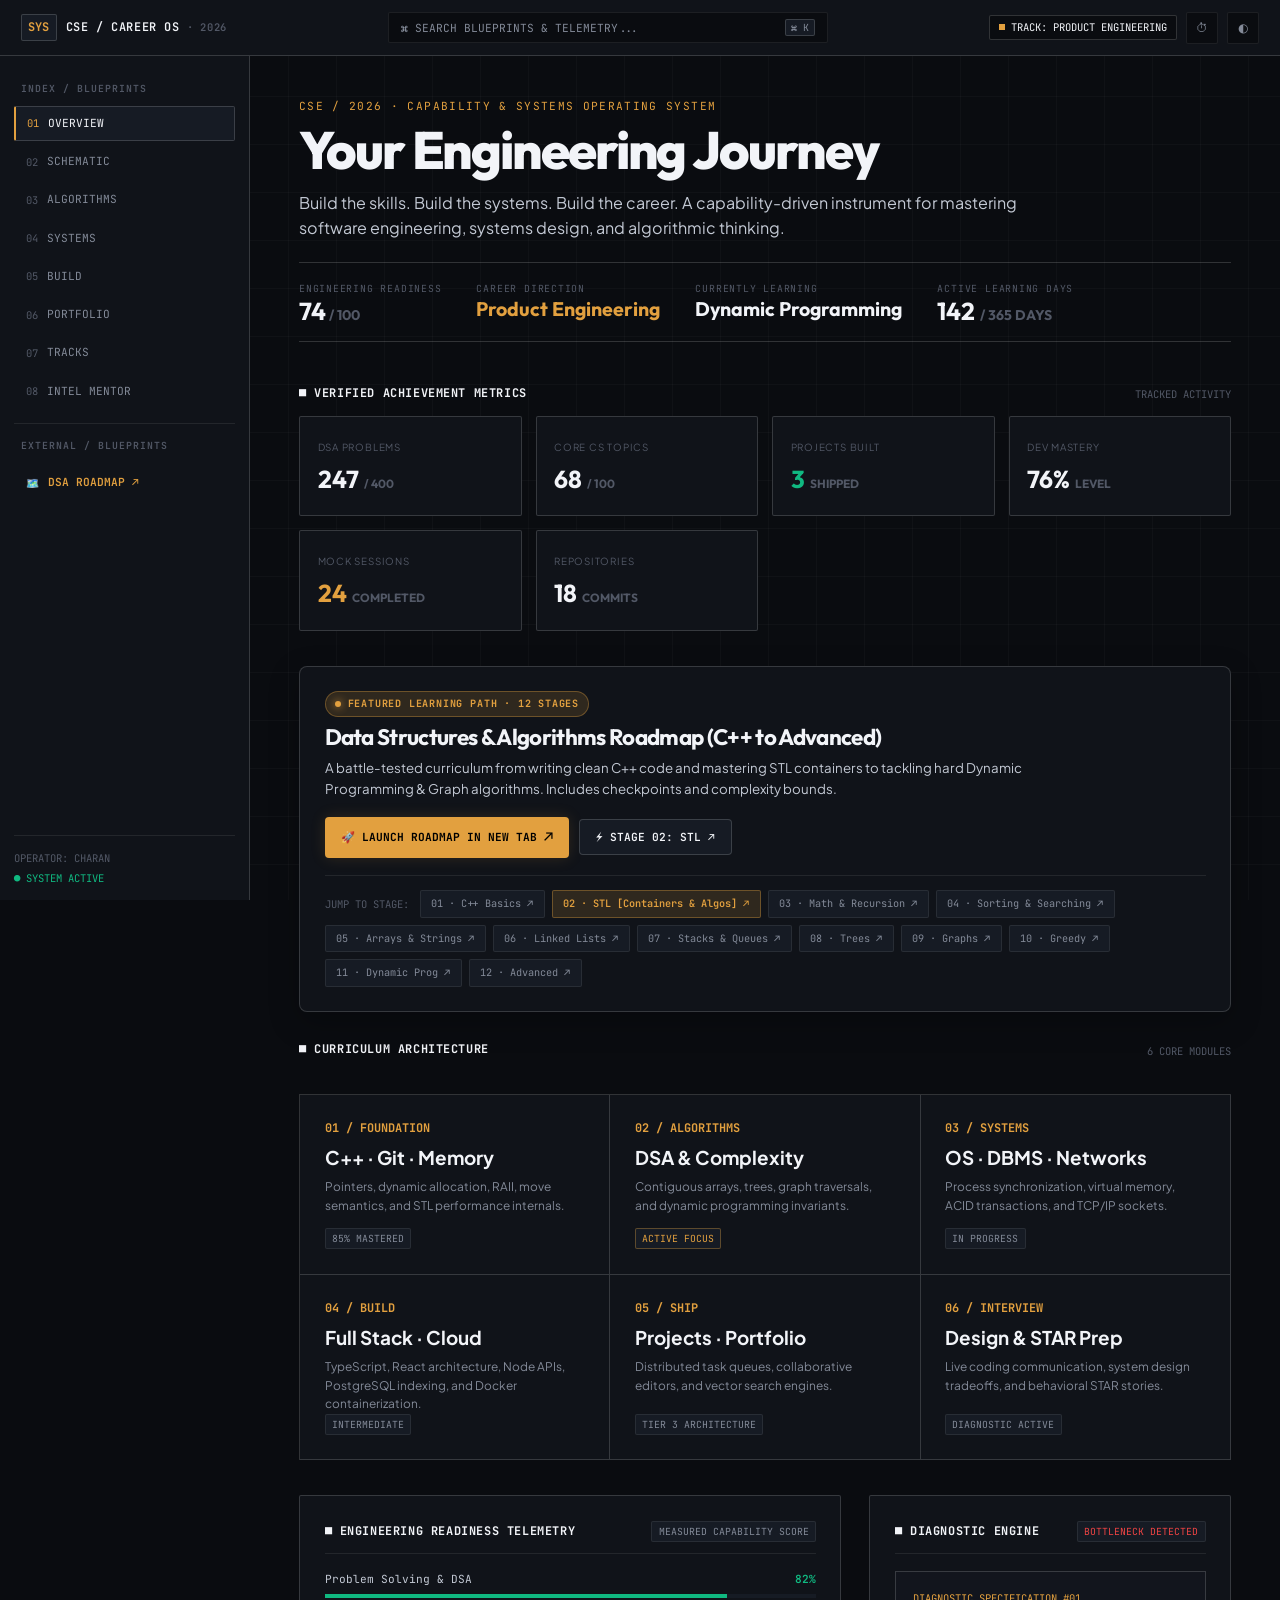
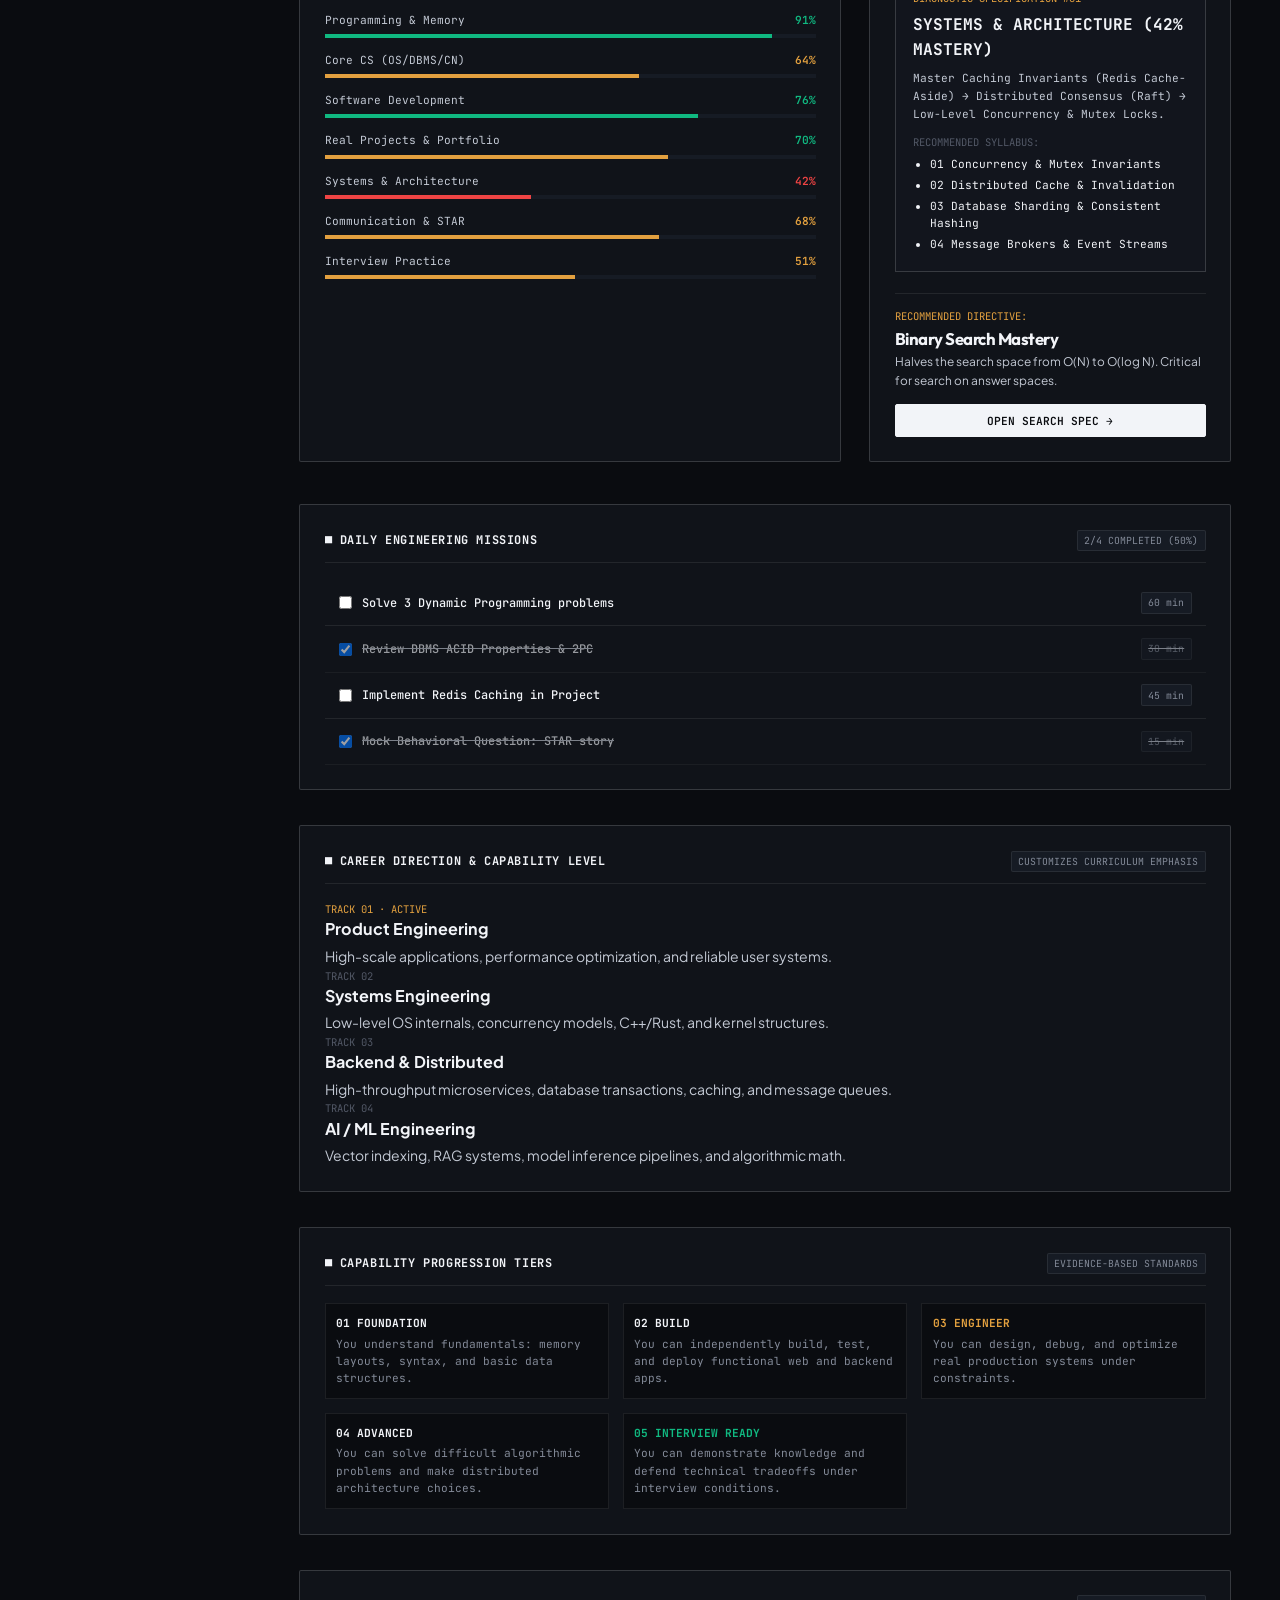
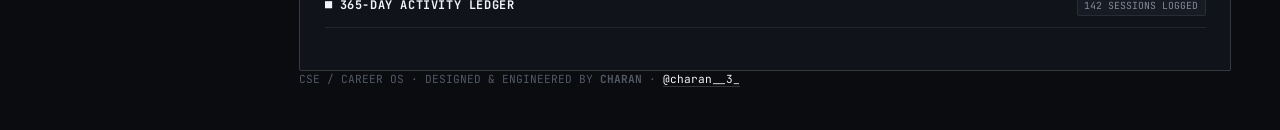
<file: index.html>
<!DOCTYPE html>
<html lang="en" data-theme="dark">
<head>
  <meta charset="UTF-8">
  <meta name="viewport" content="width=device-width, initial-scale=1.0">
  <title>CSE Career OS — Engineering Laboratory & Technical Blueprint</title>
  <meta name="description" content="An honest, capability-driven operating system for becoming a world-class software engineer. Skill progression, systems architecture, and engineering telemetry.">
  <link rel="stylesheet" href="css/style.css">
</head>
<body>

  <!-- =========================================================================
       Top Engineering Rail Header
       ========================================================================= -->
  <header id="os-header">
    <div class="header-left">
      <a href="#overview" class="brand-wrapper">
        <div class="brand-glyph">SYS</div>
        <span class="brand-name">CSE / Career OS <span style="color:var(--text-dim); font-size:0.75rem;">· 2026</span></span>
      </a>
    </div>

    <!-- Center Command Palette Trigger -->
    <div class="header-center">
      <button id="cmd-trigger-btn" class="cmd-trigger-btn" aria-label="Open Command Palette">
        <span>⌘ SEARCH BLUEPRINTS & TELEMETRY...</span>
        <span class="kbd-shortcut">⌘ K</span>
      </button>
    </div>

    <!-- Header Right Controls -->
    <div class="header-right">
      <div id="header-target-pill" class="header-pill-badge" onclick="window.location.hash = 'overview'">
        <span class="indicator-dot"></span>
        <span>TRACK: PRODUCT ENGINEERING</span>
      </div>

      <button id="focus-mode-header-btn" class="btn-icon-header" title="Launch Focus Session">
        ⏱
      </button>

      <button id="theme-toggle-btn" class="btn-icon-header" title="Toggle Theme">
        ◐
      </button>
    </div>
  </header>

  <!-- =========================================================================
       Main Application Shell
       ========================================================================= -->
  <div class="os-layout">

    <!-- Compact Technical Sidebar Rail -->
    <aside id="os-sidebar">
      <div class="sidebar-nav-group">
        <div class="sidebar-label">INDEX / BLUEPRINTS</div>

        <div class="sidebar-nav-item active" data-view="overview">
          <span class="sidebar-num">01</span>
          <span>OVERVIEW</span>
        </div>

        <div class="sidebar-nav-item" data-view="roadmap">
          <span class="sidebar-num">02</span>
          <span>SCHEMATIC</span>
        </div>

        <div class="sidebar-nav-item" data-view="dsa">
          <span class="sidebar-num">03</span>
          <span>ALGORITHMS</span>
        </div>

        <div class="sidebar-nav-item" data-view="corecs">
          <span class="sidebar-num">04</span>
          <span>SYSTEMS</span>
        </div>

        <div class="sidebar-nav-item" data-view="dev">
          <span class="sidebar-num">05</span>
          <span>BUILD</span>
        </div>

        <div class="sidebar-nav-item" data-view="projects">
          <span class="sidebar-num">06</span>
          <span>PORTFOLIO</span>
        </div>

        <div class="sidebar-nav-item" data-view="companies">
          <span class="sidebar-num">07</span>
          <span>TRACKS</span>
        </div>

        <div class="sidebar-nav-item" data-view="mentor">
          <span class="sidebar-num">08</span>
          <span>INTEL MENTOR</span>
        </div>

        <div style="border-top:1px solid var(--hairline); margin:0.75rem 0 0.5rem; padding-top:0.75rem;">
          <div class="sidebar-label" style="margin-bottom:0.4rem;">EXTERNAL / BLUEPRINTS</div>
          <a href="dsa/roadmap.html" target="_blank" rel="noopener noreferrer" class="sidebar-nav-item" style="text-decoration:none; color:var(--accent); font-weight:600;">
            <span class="sidebar-num" style="color:var(--accent);">🗺️</span>
            <span>DSA ROADMAP ↗</span>
          </a>
        </div>
      </div>

      <div class="sidebar-footer">
        <div>OPERATOR: CHARAN</div>
        <div style="color:var(--status-completed); margin-top:0.25rem;">● SYSTEM ACTIVE</div>
      </div>
    </aside>

    <!-- =======================================================================
         Main Operating Canvas
         ======================================================================= -->
    <main id="os-main">

      <!-- =====================================================================
           01 OVERVIEW: EDITORIAL DASHBOARD
           ===================================================================== -->
      <section id="view-overview" class="os-view-section active-view">
        
        <!-- Editorial Hero Header -->
        <div class="editorial-hero">
          <div class="hero-super">CSE / 2026 · CAPABILITY & SYSTEMS OPERATING SYSTEM</div>
          <h1 class="hero-main-title">Your Engineering Journey</h1>
          <p style="font-size:1.15rem; color:var(--text-body); max-width:720px;">
            Build the skills. Build the systems. Build the career. A capability-driven instrument for mastering software engineering, systems design, and algorithmic thinking.
          </p>

          <!-- Key Metrics Strip -->
          <div class="hero-meta-strip">
            <div class="meta-block-item">
              <span class="meta-block-label">Engineering Readiness</span>
              <div class="meta-block-val"><span id="stat-readiness-num">74</span><span style="font-size:1rem; color:var(--text-dim);"> / 100</span></div>
            </div>

            <div class="meta-block-item">
              <span class="meta-block-label">Career Direction</span>
              <div class="meta-block-val" style="font-size:1.4rem; color:var(--accent);">Product Engineering</div>
            </div>

            <div class="meta-block-item">
              <span class="meta-block-label">Currently Learning</span>
              <div class="meta-block-val" style="font-size:1.4rem; color:var(--text-main);">Dynamic Programming</div>
            </div>

            <div class="meta-block-item">
              <span class="meta-block-label">Active Learning Days</span>
              <div class="meta-block-val">142 <span style="font-size:1rem; color:var(--text-dim);">/ 365 DAYS</span></div>
            </div>
          </div>
        </div>

        <!-- Measured Achievements Grid -->
        <div style="display:flex; justify-content:space-between; align-items:flex-end; margin-top:2rem;">
          <div class="panel-title"><span>■ VERIFIED ACHIEVEMENT METRICS</span></div>
          <span class="font-mono" style="font-size:0.75rem; color:var(--text-dim);">TRACKED ACTIVITY</span>
        </div>

        <div style="display:grid; grid-template-columns:repeat(auto-fit, minmax(180px, 1fr)); gap:1rem; margin:1rem 0 2.5rem;">
          <div class="technical-panel" style="padding:1.25rem;">
            <span class="meta-block-label">DSA Problems</span>
            <div style="font-family:var(--font-editorial); font-size:1.75rem; font-weight:700; color:var(--text-main); margin-top:0.25rem;">247 <span style="font-size:0.85rem; color:var(--text-dim);">/ 400</span></div>
          </div>
          <div class="technical-panel" style="padding:1.25rem;">
            <span class="meta-block-label">Core CS Topics</span>
            <div style="font-family:var(--font-editorial); font-size:1.75rem; font-weight:700; color:var(--text-main); margin-top:0.25rem;">68 <span style="font-size:0.85rem; color:var(--text-dim);">/ 100</span></div>
          </div>
          <div class="technical-panel" style="padding:1.25rem;">
            <span class="meta-block-label">Projects Built</span>
            <div style="font-family:var(--font-editorial); font-size:1.75rem; font-weight:700; color:var(--status-completed); margin-top:0.25rem;">3 <span style="font-size:0.85rem; color:var(--text-dim);">SHIPPED</span></div>
          </div>
          <div class="technical-panel" style="padding:1.25rem;">
            <span class="meta-block-label">Dev Mastery</span>
            <div style="font-family:var(--font-editorial); font-size:1.75rem; font-weight:700; color:var(--text-main); margin-top:0.25rem;">76% <span style="font-size:0.85rem; color:var(--text-dim);">LEVEL</span></div>
          </div>
          <div class="technical-panel" style="padding:1.25rem;">
            <span class="meta-block-label">Mock Sessions</span>
            <div style="font-family:var(--font-editorial); font-size:1.75rem; font-weight:700; color:var(--accent); margin-top:0.25rem;">24 <span style="font-size:0.85rem; color:var(--text-dim);">COMPLETED</span></div>
          </div>
          <div class="technical-panel" style="padding:1.25rem;">
            <span class="meta-block-label">Repositories</span>
            <div style="font-family:var(--font-editorial); font-size:1.75rem; font-weight:700; color:var(--text-main); margin-top:0.25rem;">18 <span style="font-size:0.85rem; color:var(--text-dim);">COMMITS</span></div>
          </div>
        </div>

        <!-- Featured 12-Stage Roadmap Hero on Overview -->
        <div class="roadmap-feature-hero" style="margin-top:2rem;">
          <div class="roadmap-feature-header">
            <div>
              <div class="roadmap-badge-live">
                <span class="live-beacon"></span>
                <span>FEATURED LEARNING PATH · 12 STAGES</span>
              </div>
              <h3 style="font-size:1.6rem; color:var(--text-main); margin-bottom:0.4rem; font-family:var(--font-editorial);">Data Structures &amp; Algorithms Roadmap (C++ to Advanced)</h3>
              <p style="color:var(--text-body); font-size:0.95rem; max-width:700px; line-height:1.6;">
                A battle-tested curriculum from writing clean C++ code and mastering STL containers to tackling hard Dynamic Programming &amp; Graph algorithms. Includes checkpoints and complexity bounds.
              </p>
            </div>
            <div class="roadmap-feature-actions">
              <a href="dsa/roadmap.html" target="_blank" rel="noopener noreferrer" class="btn-tech-glow">
                <span>🚀 LAUNCH ROADMAP IN NEW TAB</span>
                <span style="font-size:1.1rem;">↗</span>
              </a>
              <a href="dsa/roadmap.html#stl" target="_blank" rel="noopener noreferrer" class="btn-tech-outline" title="Jump directly to Stage 02: Standard Template Library">
                <span>⚡ STAGE 02: STL</span>
                <span>↗</span>
              </a>
            </div>
          </div>

          <!-- Quick Jump Direct Chips -->
          <div class="stage-quick-chips">
            <span style="font-family:var(--font-mono); font-size:0.75rem; color:var(--text-dim); display:flex; align-items:center; margin-right:0.3rem;">JUMP TO STAGE:</span>
            <a href="dsa/roadmap.html#cpp-basics" target="_blank" rel="noopener noreferrer" class="stage-chip">01 · C++ Basics ↗</a>
            <a href="dsa/roadmap.html#stl" target="_blank" rel="noopener noreferrer" class="stage-chip chip-stl">02 · STL [Containers &amp; Algos] ↗</a>
            <a href="dsa/roadmap.html#math-recursion" target="_blank" rel="noopener noreferrer" class="stage-chip">03 · Math &amp; Recursion ↗</a>
            <a href="dsa/roadmap.html#sorting-searching" target="_blank" rel="noopener noreferrer" class="stage-chip">04 · Sorting &amp; Searching ↗</a>
            <a href="dsa/roadmap.html#arrays-strings" target="_blank" rel="noopener noreferrer" class="stage-chip">05 · Arrays &amp; Strings ↗</a>
            <a href="dsa/roadmap.html#linked-lists" target="_blank" rel="noopener noreferrer" class="stage-chip">06 · Linked Lists ↗</a>
            <a href="dsa/roadmap.html#stacks-queues" target="_blank" rel="noopener noreferrer" class="stage-chip">07 · Stacks &amp; Queues ↗</a>
            <a href="dsa/roadmap.html#trees" target="_blank" rel="noopener noreferrer" class="stage-chip">08 · Trees ↗</a>
            <a href="dsa/roadmap.html#graphs" target="_blank" rel="noopener noreferrer" class="stage-chip">09 · Graphs ↗</a>
            <a href="dsa/roadmap.html#greedy" target="_blank" rel="noopener noreferrer" class="stage-chip">10 · Greedy ↗</a>
            <a href="dsa/roadmap.html#dynamic-programming" target="_blank" rel="noopener noreferrer" class="stage-chip">11 · Dynamic Prog ↗</a>
            <a href="dsa/roadmap.html#advanced" target="_blank" rel="noopener noreferrer" class="stage-chip">12 · Advanced ↗</a>
          </div>
        </div>

        <!-- Numbered Curriculum Modules Grid -->
        <div style="display:flex; justify-content:space-between; align-items:flex-end; margin-top:2rem;">
          <div class="panel-title"><span>■ CURRICULUM ARCHITECTURE</span></div>
          <span class="font-mono" style="font-size:0.75rem; color:var(--text-dim);">6 CORE MODULES</span>
        </div>

        <div class="numbered-modules-grid">
          <div class="numbered-module-item" onclick="window.location.hash = 'corecs'">
            <div>
              <div class="module-num">01 / FOUNDATION</div>
              <div class="module-title">C++ · Git · Memory</div>
              <p class="module-desc">Pointers, dynamic allocation, RAII, move semantics, and STL performance internals.</p>
            </div>
            <div class="tag-tech" style="align-self:flex-start;">85% MASTERED</div>
          </div>

          <div class="numbered-module-item" onclick="window.location.hash = 'dsa'">
            <div>
              <div class="module-num">02 / ALGORITHMS</div>
              <div class="module-title">DSA & Complexity</div>
              <p class="module-desc">Contiguous arrays, trees, graph traversals, and dynamic programming invariants.</p>
            </div>
            <div class="tag-tech" style="align-self:flex-start; color:var(--accent); border-color:var(--accent-border);">ACTIVE FOCUS</div>
          </div>

          <div class="numbered-module-item" onclick="window.location.hash = 'corecs'">
            <div>
              <div class="module-num">03 / SYSTEMS</div>
              <div class="module-title">OS · DBMS · Networks</div>
              <p class="module-desc">Process synchronization, virtual memory, ACID transactions, and TCP/IP sockets.</p>
            </div>
            <div class="tag-tech" style="align-self:flex-start;">IN PROGRESS</div>
          </div>

          <div class="numbered-module-item" onclick="window.location.hash = 'dev'">
            <div>
              <div class="module-num">04 / BUILD</div>
              <div class="module-title">Full Stack · Cloud</div>
              <p class="module-desc">TypeScript, React architecture, Node APIs, PostgreSQL indexing, and Docker containerization.</p>
            </div>
            <div class="tag-tech" style="align-self:flex-start;">INTERMEDIATE</div>
          </div>

          <div class="numbered-module-item" onclick="window.location.hash = 'projects'">
            <div>
              <div class="module-num">05 / SHIP</div>
              <div class="module-title">Projects · Portfolio</div>
              <p class="module-desc">Distributed task queues, collaborative editors, and vector search engines.</p>
            </div>
            <div class="tag-tech" style="align-self:flex-start;">TIER 3 ARCHITECTURE</div>
          </div>

          <div class="numbered-module-item" onclick="window.location.hash = 'mentor'">
            <div>
              <div class="module-num">06 / INTERVIEW</div>
              <div class="module-title">Design & STAR Prep</div>
              <p class="module-desc">Live coding communication, system design tradeoffs, and behavioral STAR stories.</p>
            </div>
            <div class="tag-tech" style="align-self:flex-start;">DIAGNOSTIC ACTIVE</div>
          </div>
        </div>

        <!-- Asymmetric 2-Column: Telemetry + Diagnosis -->
        <div class="asymmetric-section">
          
          <!-- Left Column: Engineering Readiness Telemetry -->
          <div class="technical-panel">
            <div class="panel-header">
              <div class="panel-title"><span>■ ENGINEERING READINESS TELEMETRY</span></div>
              <span class="tag-tech">MEASURED CAPABILITY SCORE</span>
            </div>
            <div id="readiness-bars-container"></div>
          </div>

          <!-- Right Column: Bottleneck Diagnosis & Next Action -->
          <div class="technical-panel" style="display:flex; flex-direction:column; justify-content:space-between;">
            <div>
              <div class="panel-header">
                <div class="panel-title"><span>■ DIAGNOSTIC ENGINE</span></div>
                <span class="tag-tech" style="color:var(--status-danger);">BOTTLENECK DETECTED</span>
              </div>
              <div id="weakness-diagnosis-container"></div>
            </div>

            <!-- Smart Next Action Card -->
            <div style="margin-top:1.5rem; padding-top:1rem; border-top:1px solid var(--hairline);">
              <div id="smart-recommendation-card"></div>
            </div>
          </div>

        </div>

        <!-- Today's Daily Mission Ledger -->
        <div class="technical-panel" style="margin-bottom:2.5rem;">
          <div class="panel-header">
            <div class="panel-title"><span>■ DAILY ENGINEERING MISSIONS</span></div>
            <div id="mission-header-time" class="tag-tech">2H 30M ALLOCATED</div>
          </div>
          <div id="daily-mission-list" class="mission-list"></div>
        </div>

        <!-- Capability-Based Career Direction Selector -->
        <div class="technical-panel" style="margin-bottom:2.5rem;">
          <div class="panel-header">
            <div class="panel-title"><span>■ CAREER DIRECTION & CAPABILITY LEVEL</span></div>
            <span class="tag-tech">CUSTOMIZES CURRICULUM EMPHASIS</span>
          </div>

          <div class="target-selector-grid">
            <div class="target-card active" data-target-id="track-product">
              <div class="font-mono" style="font-size:0.75rem; color:var(--accent);">TRACK 01 · ACTIVE</div>
              <div class="target-track-title" style="font-size:1.15rem; font-weight:700; color:var(--text-main); margin-bottom:0.25rem;">Product Engineering</div>
              <div class="target-desc">High-scale applications, performance optimization, and reliable user systems.</div>
            </div>

            <div class="target-card" data-target-id="track-systems">
              <div class="font-mono" style="font-size:0.75rem; color:var(--text-dim);">TRACK 02</div>
              <div class="target-track-title" style="font-size:1.15rem; font-weight:700; color:var(--text-main); margin-bottom:0.25rem;">Systems Engineering</div>
              <div class="target-desc">Low-level OS internals, concurrency models, C++/Rust, and kernel structures.</div>
            </div>

            <div class="target-card" data-target-id="track-backend">
              <div class="font-mono" style="font-size:0.75rem; color:var(--text-dim);">TRACK 03</div>
              <div class="target-track-title" style="font-size:1.15rem; font-weight:700; color:var(--text-main); margin-bottom:0.25rem;">Backend & Distributed</div>
              <div class="target-desc">High-throughput microservices, database transactions, caching, and message queues.</div>
            </div>

            <div class="target-card" data-target-id="track-aiml">
              <div class="font-mono" style="font-size:0.75rem; color:var(--text-dim);">TRACK 04</div>
              <div class="target-track-title" style="font-size:1.15rem; font-weight:700; color:var(--text-main); margin-bottom:0.25rem;">AI / ML Engineering</div>
              <div class="target-desc">Vector indexing, RAG systems, model inference pipelines, and algorithmic math.</div>
            </div>
          </div>
        </div>

        <!-- Capability Levels Reference -->
        <div class="technical-panel" style="margin-bottom:2.5rem;">
          <div class="panel-header">
            <div class="panel-title"><span>■ CAPABILITY PROGRESSION TIERS</span></div>
            <span class="tag-tech">EVIDENCE-BASED STANDARDS</span>
          </div>

          <div style="display:grid; grid-template-columns:repeat(auto-fit, minmax(220px, 1fr)); gap:1rem; font-family:var(--font-mono); font-size:0.8rem;">
            <div style="padding:0.75rem; background:var(--bg-base); border:1px solid var(--hairline);">
              <strong style="color:var(--text-main);">01 FOUNDATION</strong>
              <p style="color:var(--text-muted); margin-top:0.25rem;">You understand fundamentals: memory layouts, syntax, and basic data structures.</p>
            </div>
            <div style="padding:0.75rem; background:var(--bg-base); border:1px solid var(--hairline);">
              <strong style="color:var(--text-main);">02 BUILD</strong>
              <p style="color:var(--text-muted); margin-top:0.25rem;">You can independently build, test, and deploy functional web and backend apps.</p>
            </div>
            <div style="padding:0.75rem; background:var(--bg-base); border:1px solid var(--hairline);">
              <strong style="color:var(--accent);">03 ENGINEER</strong>
              <p style="color:var(--text-muted); margin-top:0.25rem;">You can design, debug, and optimize real production systems under constraints.</p>
            </div>
            <div style="padding:0.75rem; background:var(--bg-base); border:1px solid var(--hairline);">
              <strong style="color:var(--text-main);">04 ADVANCED</strong>
              <p style="color:var(--text-muted); margin-top:0.25rem;">You can solve difficult algorithmic problems and make distributed architecture choices.</p>
            </div>
            <div style="padding:0.75rem; background:var(--bg-base); border:1px solid var(--hairline);">
              <strong style="color:var(--status-completed);">05 INTERVIEW READY</strong>
              <p style="color:var(--text-muted); margin-top:0.25rem;">You can demonstrate knowledge and defend technical tradeoffs under interview conditions.</p>
            </div>
          </div>
        </div>

        <!-- 365-Day Activity Ledger -->
        <div class="technical-panel">
          <div class="panel-header">
            <div class="panel-title"><span>■ 365-DAY ACTIVITY LEDGER</span></div>
            <span class="tag-tech">142 SESSIONS LOGGED</span>
          </div>
          <div class="heatmap-container">
            <div id="activity-heatmap-grid" class="heatmap-grid"></div>
          </div>
        </div>

      </section>

      <!-- =====================================================================
           02 SCHEMATIC: ENGINEERING BLUEPRINT ROADMAP
           ===================================================================== -->
      <section id="view-roadmap" class="os-view-section">
        <div class="panel-header" style="margin-bottom:2rem;">
          <div>
            <h2 style="font-size:2rem; margin-bottom:0.25rem;">Software Engineering Career Blueprint</h2>
            <p style="font-size:0.95rem; color:var(--text-muted);">Technical capability graph connecting computer science fundamentals to interview readiness.</p>
          </div>
          <div style="display:flex; gap:0.5rem;">
            <a href="dsa/roadmap.html" target="_blank" rel="noopener noreferrer" class="btn-tech btn-tech-primary">🗺️ FULL 12-STAGE ROADMAP ↗</a>
          </div>
        </div>

        <!-- Featured Roadmap Banner in Schematic -->
        <div class="roadmap-feature-hero">
          <div class="roadmap-feature-header">
            <div>
              <div class="roadmap-badge-live">
                <span class="live-beacon"></span>
                <span>PRIMARY CURRICULUM BLUEPRINT</span>
              </div>
              <h3 style="font-size:1.45rem; color:var(--text-main); margin-bottom:0.4rem; font-family:var(--font-editorial);">Complete C++ to Advanced Algorithms Roadmap</h3>
              <p style="color:var(--text-body); font-size:0.92rem; max-width:640px;">
                Comprehensive 12-stage sequential blueprint spanning C++ syntax, STL containers, recursion, trees, graphs, greedy heuristics, and dynamic programming.
              </p>
            </div>
            <div class="roadmap-feature-actions">
              <a href="dsa/roadmap.html" target="_blank" rel="noopener noreferrer" class="btn-tech-glow">
                <span>OPEN ROADMAP [NEW TAB]</span>
                <span>↗</span>
              </a>
              <a href="dsa/roadmap.html#stl" target="_blank" rel="noopener noreferrer" class="btn-tech-outline">
                <span>⚡ 02 · STL SPEC</span>
                <span>↗</span>
              </a>
            </div>
          </div>
        </div>

        <div class="blueprint-container">
          <div id="roadmap-flow-wrapper" class="blueprint-flow"></div>
        </div>
      </section>

      <!-- =====================================================================
           03 ALGORITHMS: DSA TELEMETRY & ANALYSIS
           ===================================================================== -->
      <section id="view-dsa" class="os-view-section">
        <div class="panel-header" style="margin-bottom:1.5rem;">
          <div>
            <h2 style="font-size:2rem; margin-bottom:0.25rem;">DSA / Engineering Analysis Engine</h2>
            <p style="font-size:0.95rem; color:var(--text-muted);">Problem volume ledger, algorithmic complexity analysis, and interactive visualizers.</p>
          </div>
          <div style="display:flex; gap:0.5rem; flex-wrap:wrap;">
            <a href="dsa/roadmap.html" target="_blank" rel="noopener noreferrer" class="btn-tech btn-tech-primary">🗺️ FULL DSA ROADMAP ↗</a>
            <a href="dsa/arrays.html" class="btn-tech btn-tech-secondary">📊 ARRAY VISUALIZER</a>
            <a href="dsa/sorting.html" class="btn-tech btn-tech-secondary">📊 SORTING VISUALIZER</a>
          </div>
        </div>

        <!-- Animated Featured DSA Roadmap Card (FIRST in DSA Section) -->
        <div class="roadmap-feature-hero">
          <div class="roadmap-feature-header">
            <div>
              <div class="roadmap-badge-live">
                <span class="live-beacon"></span>
                <span>FEATURED LEARNING PATH · 12 STAGES</span>
              </div>
              <h3 style="font-size:1.55rem; color:var(--text-main); margin-bottom:0.4rem; font-family:var(--font-editorial);">Data Structures &amp; Algorithms Roadmap</h3>
              <p style="color:var(--text-body); font-size:0.95rem; max-width:680px; line-height:1.6;">
                A battle-tested curriculum from writing clean C++ code and mastering STL containers to tackling hard Dynamic Programming &amp; Graph algorithms. Structured with checkpoints, topic checklists, and complexity estimates.
              </p>
            </div>
            <div class="roadmap-feature-actions">
              <a href="dsa/roadmap.html" target="_blank" rel="noopener noreferrer" class="btn-tech-glow">
                <span>🚀 LAUNCH ROADMAP IN NEW TAB</span>
                <span style="font-size:1.1rem;">↗</span>
              </a>
              <a href="dsa/roadmap.html#stl" target="_blank" rel="noopener noreferrer" class="btn-tech-outline" title="Jump directly to Stage 02: Standard Template Library">
                <span>⚡ STAGE 02: STL</span>
                <span>↗</span>
              </a>
            </div>
          </div>

          <!-- Quick Jump Direct Chips -->
          <div class="stage-quick-chips">
            <span style="font-family:var(--font-mono); font-size:0.75rem; color:var(--text-dim); display:flex; align-items:center; margin-right:0.3rem;">QUICK STAGE JUMP:</span>
            <a href="dsa/roadmap.html#cpp-basics" target="_blank" rel="noopener noreferrer" class="stage-chip">01 · C++ Basics ↗</a>
            <a href="dsa/roadmap.html#stl" target="_blank" rel="noopener noreferrer" class="stage-chip chip-stl">02 · STL [Containers &amp; Algos] ↗</a>
            <a href="dsa/roadmap.html#math-recursion" target="_blank" rel="noopener noreferrer" class="stage-chip">03 · Math &amp; Recursion ↗</a>
            <a href="dsa/roadmap.html#sorting-searching" target="_blank" rel="noopener noreferrer" class="stage-chip">04 · Sorting &amp; Searching ↗</a>
            <a href="dsa/roadmap.html#arrays-strings" target="_blank" rel="noopener noreferrer" class="stage-chip">05 · Arrays &amp; Strings ↗</a>
            <a href="dsa/roadmap.html#linked-lists" target="_blank" rel="noopener noreferrer" class="stage-chip">06 · Linked Lists ↗</a>
            <a href="dsa/roadmap.html#stacks-queues" target="_blank" rel="noopener noreferrer" class="stage-chip">07 · Stacks &amp; Queues ↗</a>
            <a href="dsa/roadmap.html#trees" target="_blank" rel="noopener noreferrer" class="stage-chip">08 · Trees ↗</a>
            <a href="dsa/roadmap.html#graphs" target="_blank" rel="noopener noreferrer" class="stage-chip">09 · Graphs ↗</a>
            <a href="dsa/roadmap.html#greedy" target="_blank" rel="noopener noreferrer" class="stage-chip">10 · Greedy ↗</a>
            <a href="dsa/roadmap.html#dynamic-programming" target="_blank" rel="noopener noreferrer" class="stage-chip">11 · Dynamic Prog ↗</a>
            <a href="dsa/roadmap.html#advanced" target="_blank" rel="noopener noreferrer" class="stage-chip">12 · Advanced ↗</a>
          </div>
        </div>

        <!-- DSA Telemetry Summary -->
        <div class="dsa-telemetry-grid" style="margin-bottom:2rem;">
          <div>
            <div class="panel-title" style="margin-bottom:1rem;">■ PROBLEM LEDGER</div>
            <div class="ascii-bar-row"><span>TOTAL SOLVED</span><strong style="color:var(--text-main);">247 / 400</strong></div>
            <div class="ascii-bar-row"><span>EASY</span><span style="color:var(--status-completed);">96</span></div>
            <div class="ascii-bar-row"><span>MEDIUM</span><span style="color:var(--accent);">121</span></div>
            <div class="ascii-bar-row"><span>HARD</span><span style="color:var(--status-danger);">30</span></div>
            <div class="ascii-bar-row"><span>ACCURACY</span><strong>84.2%</strong></div>
          </div>

          <div>
            <div class="panel-title" style="margin-bottom:1rem;">■ TOPIC MASTERY BARS</div>
            <div id="dsa-rings-wrapper"></div>
          </div>
        </div>

        <!-- DSA Problem Catalog -->
        <div class="technical-panel">
          <div class="dsa-filter-bar">
            <div class="filter-btn-group">
              <button class="filter-pill dsa-filter-btn active" data-filter="all">ALL TOPICS</button>
              <button class="filter-pill dsa-filter-btn" data-filter="arrays">ARRAYS</button>
              <button class="filter-pill dsa-filter-btn" data-filter="linked-list">LINKED LISTS</button>
              <button class="filter-pill dsa-filter-btn" data-filter="stacks-queues">STACKS/QUEUES</button>
              <button class="filter-pill dsa-filter-btn" data-filter="binary-search">BINARY SEARCH</button>
              <button class="filter-pill dsa-filter-btn" data-filter="sorting">SORTING</button>
              <button class="filter-pill dsa-filter-btn" data-filter="dp">DYNAMIC PROG</button>
              <button class="filter-pill dsa-filter-btn" data-filter="graphs">GRAPHS</button>
            </div>
            <div class="filter-btn-group">
              <button class="filter-pill dsa-filter-btn" data-filter="easy">EASY</button>
              <button class="filter-pill dsa-filter-btn" data-filter="medium">MEDIUM</button>
              <button class="filter-pill dsa-filter-btn" data-filter="hard">HARD</button>
            </div>
          </div>

          <div id="dsa-problems-list"></div>
        </div>
      </section>

      <!-- =====================================================================
           04 SYSTEMS: CORE CS TRIAD & SYSTEM DESIGN
           ===================================================================== -->
      <section id="view-corecs" class="os-view-section">
        <div class="panel-header" style="margin-bottom:2rem;">
          <div>
            <h2 style="font-size:2rem; margin-bottom:0.25rem;">Core Computer Science & Systems Design</h2>
            <p style="font-size:0.95rem; color:var(--text-muted);">In-depth technical blueprints, memory models, protocols, and architectural tradeoffs.</p>
          </div>
        </div>

        <!-- Subject Tabs -->
        <div class="corecs-tabs">
          <button class="corecs-tab-btn active" data-subject="cpp">C++ & MEMORY INTERNALS</button>
          <button class="corecs-tab-btn" data-subject="dbms">DBMS & TRANSACTIONS</button>
          <button class="corecs-tab-btn" data-subject="os">OPERATING SYSTEMS</button>
          <button class="corecs-tab-btn" data-subject="cn">COMPUTER NETWORKS</button>
          <button class="corecs-tab-btn" data-subject="systemDesign">SYSTEM DESIGN</button>
        </div>

        <div id="corecs-cards-container" class="qa-card-grid"></div>
      </section>

      <!-- =====================================================================
           05 BUILD: DEVELOPMENT PROGRESSION
           ===================================================================== -->
      <section id="view-dev" class="os-view-section">
        <div class="panel-header" style="margin-bottom:2rem;">
          <div>
            <h2 style="font-size:2rem; margin-bottom:0.25rem;">Full-Stack & Systems Development Progression</h2>
            <p style="font-size:0.95rem; color:var(--text-muted);">Structured progression from browser rendering engines to distributed cloud pipelines.</p>
          </div>
        </div>

        <div style="display:grid; grid-template-columns:repeat(auto-fit, minmax(320px, 1fr)); gap:1.5rem;">
          <div class="technical-panel">
            <div class="font-mono" style="font-size:0.75rem; color:var(--accent);">LEVEL 01 · FOUNDATIONS</div>
            <h3 style="font-size:1.35rem; margin:0.5rem 0 0.75rem;">Web & Systems Basics</h3>
            <p style="font-size:0.85rem; color:var(--text-muted); margin-bottom:1rem;">Semantic HTML5, CSS Grid/Flexbox, ES6+ JavaScript runtime (Event loop, Microtask queue), Git branching workflows.</p>
            <ul style="font-size:0.85rem; color:var(--text-body); padding-left:1.2rem; display:flex; flex-direction:column; gap:0.4rem; font-family:var(--font-mono);">
              <li>DOM tree rendering pipeline & layout thrashing</li>
              <li>Promise resolution & Async/Await error handling</li>
              <li>Git rebase, merge conflict resolution & hooks</li>
            </ul>
          </div>

          <div class="technical-panel">
            <div class="font-mono" style="font-size:0.75rem; color:var(--accent);">LEVEL 02 · PRODUCTION</div>
            <h3 style="font-size:1.35rem; margin:0.5rem 0 0.75rem;">Full-Stack Architecture</h3>
            <p style="font-size:0.85rem; color:var(--text-muted); margin-bottom:1rem;">TypeScript type safety, React component lifecycles, Node.js REST/GraphQL APIs, PostgreSQL relational schema design.</p>
            <ul style="font-size:0.85rem; color:var(--text-body); padding-left:1.2rem; display:flex; flex-direction:column; gap:0.4rem; font-family:var(--font-mono);">
              <li>State management & custom memoization hooks</li>
              <li>Database indexing, foreign keys & normalization</li>
              <li>JWT authentication & HttpOnly session cookies</li>
            </ul>
          </div>

          <div class="technical-panel">
            <div class="font-mono" style="font-size:0.75rem; color:var(--accent);">LEVEL 03 · SCALE</div>
            <h3 style="font-size:1.35rem; margin:0.5rem 0 0.75rem;">Distributed Systems</h3>
            <p style="font-size:0.85rem; color:var(--text-muted); margin-bottom:1rem;">Redis caching strategies, Docker containerization, CI/CD pipelines, rate limiting, and cloud-native architecture.</p>
            <ul style="font-size:0.85rem; color:var(--text-body); padding-left:1.2rem; display:flex; flex-direction:column; gap:0.4rem; font-family:var(--font-mono);">
              <li>Cache-Aside, Write-Through & Eviction policies</li>
              <li>Message brokers (Kafka / RabbitMQ) for event streams</li>
              <li>Horizontal auto-scaling & load balancer algorithms</li>
            </ul>
          </div>
        </div>
      </section>

      <!-- =====================================================================
           06 PORTFOLIO: ENGINEERING PROJECT SPECS
           ===================================================================== -->
      <section id="view-projects" class="os-view-section">
        <div class="panel-header" style="margin-bottom:2rem;">
          <div>
            <h2 style="font-size:2rem; margin-bottom:0.25rem;">Engineering Portfolio Specification</h2>
            <p style="font-size:0.95rem; color:var(--text-muted);">High-impact architectural builds with Google-standard resume bullet formulas.</p>
          </div>
        </div>

        <div class="project-tier-tabs">
          <button class="corecs-tab-btn project-tier-tab-btn" data-tier="tier1">TIER 1 — FOUNDATION</button>
          <button class="corecs-tab-btn project-tier-tab-btn" data-tier="tier2">TIER 2 — PRODUCTION</button>
          <button class="corecs-tab-btn project-tier-tab-btn active" data-tier="tier3">TIER 3 — RESUME-WORTHY</button>
          <button class="corecs-tab-btn project-tier-tab-btn" data-tier="tier4">TIER 4 — EXCEPTIONAL</button>
        </div>

        <div id="projects-grid-container" class="project-grid"></div>
      </section>

      <!-- =====================================================================
           07 TRACKS: COMPANY-SPECIFIC INTERVIEW BLUEPRINTS
           ===================================================================== -->
      <section id="view-companies" class="os-view-section">
        <div class="panel-header" style="margin-bottom:2rem;">
          <div>
            <h2 style="font-size:2rem; margin-bottom:0.25rem;">Company-Specific Technical Tracks</h2>
            <p style="font-size:0.95rem; color:var(--text-muted);">Verified interview structures, prioritized algorithm topics, and architectural focus areas.</p>
          </div>
        </div>

        <div class="company-grid">
          <div class="technical-panel">
            <div style="display:flex; justify-content:space-between; align-items:center; margin-bottom:0.75rem;">
              <span class="panel-title">GOOGLE / SDE TRACK</span>
              <span class="tag-tech">GRAPH · DP · TRIE</span>
            </div>
            <p style="font-size:0.85rem; color:var(--text-body); margin-bottom:1rem;">Strict emphasis on clean, optimal code, time-space complexities, and scalability edge cases.</p>
            <div class="font-mono" style="font-size:0.8rem; color:var(--text-muted);">
              <strong>ROUNDS:</strong> 1 Online Assessment + 4 Technical Interviews (DSA + Scalability)
            </div>
          </div>

          <div class="technical-panel">
            <div style="display:flex; justify-content:space-between; align-items:center; margin-bottom:0.75rem;">
              <span class="panel-title">MICROSOFT / SDE TRACK</span>
              <span class="tag-tech">TREES · SYSTEM DESIGN</span>
            </div>
            <p style="font-size:0.85rem; color:var(--text-body); margin-bottom:1rem;">Heavy focus on tree traversals, strings, clean OOP structure, and behavioral leadership principles.</p>
            <div class="font-mono" style="font-size:0.8rem; color:var(--text-muted);">
              <strong>ROUNDS:</strong> Codility Assessment + 3 Technical Rounds + AA (As Appropriate) Round
            </div>
          </div>

          <div class="technical-panel">
            <div style="display:flex; justify-content:space-between; align-items:center; margin-bottom:0.75rem;">
              <span class="panel-title">AMAZON / SDE TRACK</span>
              <span class="tag-tech">LP · BFS · ARRAYS</span>
            </div>
            <p style="font-size:0.85rem; color:var(--text-body); margin-bottom:1rem;">50% Technical DSA + 50% Amazon 16 Leadership Principles (Customer Obsession, Ownership).</p>
            <div class="font-mono" style="font-size:0.8rem; color:var(--text-muted);">
              <strong>ROUNDS:</strong> OA (2 Coding + LP) + 4 Virtual Onsite Loops
            </div>
          </div>

          <div class="technical-panel">
            <div style="display:flex; justify-content:space-between; align-items:center; margin-bottom:0.75rem;">
              <span class="panel-title">NVIDIA / SYSTEMS TRACK</span>
              <span class="tag-tech">C++ · MEMORY · THREADS</span>
            </div>
            <p style="font-size:0.85rem; color:var(--text-body); margin-bottom:1rem;">Deep questions on pointer arithmetic, CPU/GPU memory hierarchy, cache lines, and multi-threading.</p>
            <div class="font-mono" style="font-size:0.8rem; color:var(--text-muted);">
              <strong>ROUNDS:</strong> Technical screening + 3 C++/Systems Architecture Deep Dives
            </div>
          </div>
        </div>
      </section>

      <!-- =====================================================================
           08 INTEL: AI CAREER MENTOR PANEL
           ===================================================================== -->
      <section id="view-mentor" class="os-view-section">
        <div class="panel-header" style="margin-bottom:2rem;">
          <div>
            <h2 style="font-size:2rem; margin-bottom:0.25rem;">Intelligence Specification & Mentor Panel</h2>
            <p style="font-size:0.95rem; color:var(--text-muted);">Context-aware engineering mentor. Socratic hints, bottleneck remediation, and resume reviews.</p>
          </div>
        </div>

        <div class="technical-panel" style="padding:0; overflow:hidden;">
          <div style="padding:1rem 1.5rem; background:var(--bg-subtle); border-bottom:1px solid var(--hairline); display:flex; justify-content:space-between; align-items:center;">
            <div class="panel-title"><span>■ CAREER OS TELEMETRY LINKED</span></div>
            <span class="tag-tech" style="color:var(--status-completed);">DIAGNOSTIC ENGINE: ONLINE</span>
          </div>

          <div id="mentor-chat-log" class="mentor-chat-messages" style="height:380px;">
            <div class="chat-bubble bot">
              ✦ <strong>ENGINEERING MENTOR TELEMETRY:</strong><br><br>
              • Engineering Readiness: <strong>74 / 100</strong><br>
              • Identified Bottleneck: <strong>Computer Networks (35%)</strong><br>
              • Active Track: <strong>Product Engineering</strong><br><br>
              Select a diagnostic prompt below or input your query to begin analysis.
            </div>
          </div>

          <div class="mentor-prompt-chips" style="border-top:1px solid var(--hairline);">
            <div class="prompt-chip">Analyze my Computer Networks bottleneck</div>
            <div class="prompt-chip">Give Socratic hint for Dynamic Programming</div>
            <div class="prompt-chip">Generate Diagnostic Quiz on OS Concurrency</div>
            <div class="prompt-chip">Optimize my Resume Project Bullets (STAR)</div>
          </div>

          <div class="mentor-input-row">
            <input type="text" id="mentor-input" class="mentor-input-field" placeholder="Query algorithm invariants, protocol specs, or architecture..." autocomplete="off">
            <button id="mentor-send-btn" class="btn-tech btn-tech-primary">EXECUTE</button>
          </div>
        </div>
      </section>

      <!-- Technical Footer -->
      <footer class="app-footer">
        <p class="font-mono" style="font-size:0.8rem; color:var(--text-dim);">
          CSE / CAREER OS · DESIGNED & ENGINEERED BY <strong>CHARAN</strong> · <a href="https://www.instagram.com/charan__3_/" target="_blank" rel="noopener noreferrer">@charan__3_</a>
        </p>
      </footer>

    </main>
  </div>

  <!-- Command Palette Modal -->
  <div id="cmd-modal-backdrop" class="modal-backdrop">
    <div class="cmd-modal">
      <input type="text" id="cmd-search-input" class="cmd-search-input" placeholder="Type a command or navigate blueprints..." autocomplete="off">
      <div id="cmd-results-list" class="cmd-results-list"></div>
    </div>
  </div>

  <!-- Node Drawer Modal -->
  <div id="node-modal-backdrop" class="modal-backdrop">
    <div class="node-drawer-card" id="node-modal-content" style="background:var(--bg-surface); border:1px solid var(--hairline-strong);"></div>
  </div>

  <!-- Focus Mode Overlay -->
  <div id="focus-mode-overlay">
    <div style="display:flex; justify-content:space-between; align-items:center;">
      <span class="panel-title">■ DISTRACTION-FREE ENGINEERING FOCUS</span>
      <button id="exit-focus-btn" class="btn-tech btn-tech-secondary">EXIT (ESC)</button>
    </div>

    <div style="flex:1; display:flex; flex-direction:column; align-items:center; justify-content:center; max-width:640px; margin:0 auto; width:100%;">
      <div id="focus-topic-title" style="font-family:var(--font-mono); font-size:1.15rem; color:var(--accent);">Active Focus Session</div>
      <div id="focus-timer-display" class="focus-timer">45:00</div>
      
      <div style="display:flex; gap:0.75rem; margin-bottom:2rem;">
        <button id="focus-timer-toggle-btn" class="btn-tech btn-tech-primary">PAUSE</button>
        <button id="focus-timer-reset-btn" class="btn-tech btn-tech-secondary">RESET</button>
      </div>

      <div class="technical-panel" style="width:100%;">
        <div class="panel-title" style="margin-bottom:0.5rem;">■ SESSION SCRATCHPAD</div>
        <textarea style="width:100%; height:120px; background:var(--bg-base); border:1px solid var(--hairline-strong); padding:0.75rem; color:var(--text-main); font-family:var(--font-mono); font-size:0.85rem; outline:none; resize:none;" placeholder="Write invariant proofs, pointer states, or complexity equations..."></textarea>
      </div>
    </div>
  </div>

  <!-- Toast Notification Container -->
  <div id="toast-container" class="toast-container"></div>

  <!-- Scripts -->
  <script src="js/main.js"></script>
</body>
</html>
</file>
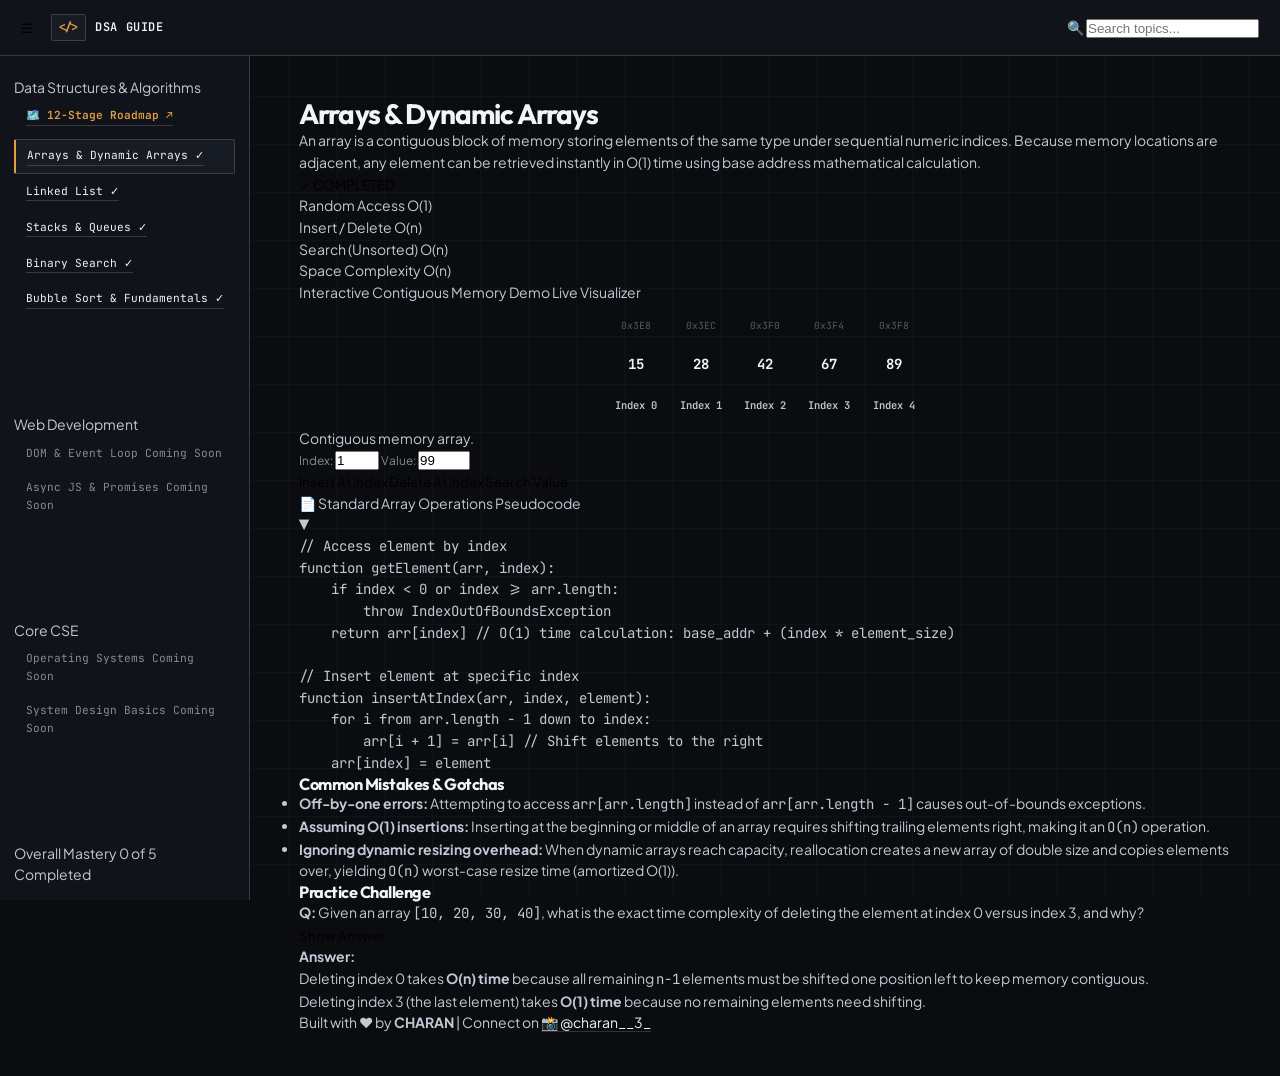
<file: dsa/arrays.html>
<!DOCTYPE html>
<html lang="en">
<head>
  <meta charset="UTF-8">
  <meta name="viewport" content="width=device-width, initial-scale=1.0">
  <title>Arrays & Dynamic Arrays - DSA Guide</title>
  <meta name="description" content="Learn Arrays & Dynamic Arrays with interactive memory visualization, space-time complexity breakdowns, and common implementation pitfall alerts.">
  <link rel="stylesheet" href="../css/style.css">
</head>
<body>

  <!-- Header -->
  <header id="app-header">
    <div class="header-left">
      <button id="sidebar-toggle" class="sidebar-toggle-btn" aria-label="Toggle Navigation">☰</button>
      <a href="../index.html" class="brand-logo">
        <div class="brand-icon">&lt;/&gt;</div>
        <span class="brand-text">DSA Guide</span>
      </a>
    </div>
    
    <div class="header-search">
      <span class="search-icon">🔍</span>
      <input type="text" id="sidebar-search" class="search-input" placeholder="Search topics..." aria-label="Search topics">
    </div>
  </header>

  <div class="layout-container">
    <!-- Sidebar -->
    <div id="sidebar-overlay" class="sidebar-overlay"></div>
    <aside id="app-sidebar">
      <div class="sidebar-section">
        <div class="sidebar-title">Data Structures & Algorithms</div>
        <ul class="sidebar-nav">
          <li class="sidebar-nav-item" style="margin-bottom:0.3rem;">
            <a href="roadmap.html" target="_blank" rel="noopener noreferrer" style="color:var(--accent); font-weight:600;">
              <span>🗺️ 12-Stage Roadmap ↗</span>
            </a>
          </li>
          <li class="sidebar-nav-item active" data-topic-id="arrays">
            <a href="arrays.html">
              <span>Arrays & Dynamic Arrays</span>
              <span class="check-icon">✓</span>
            </a>
          </li>
          <li class="sidebar-nav-item" data-topic-id="linked-list">
            <a href="linked-list.html">
              <span>Linked List</span>
              <span class="check-icon">✓</span>
            </a>
          </li>
          <li class="sidebar-nav-item" data-topic-id="stacks-queues">
            <a href="stacks-queues.html">
              <span>Stacks & Queues</span>
              <span class="check-icon">✓</span>
            </a>
          </li>
          <li class="sidebar-nav-item" data-topic-id="binary-search">
            <a href="binary-search.html">
              <span>Binary Search</span>
              <span class="check-icon">✓</span>
            </a>
          </li>
          <li class="sidebar-nav-item" data-topic-id="sorting">
            <a href="sorting.html">
              <span>Bubble Sort & Fundamentals</span>
              <span class="check-icon">✓</span>
            </a>
          </li>
        </ul>
      </div>

      <div class="sidebar-section">
        <div class="sidebar-title">Web Development</div>
        <ul class="sidebar-nav">
          <li class="sidebar-nav-item disabled">
            <span>DOM & Event Loop <span class="badge-coming-soon">Coming Soon</span></span>
          </li>
          <li class="sidebar-nav-item disabled">
            <span>Async JS & Promises <span class="badge-coming-soon">Coming Soon</span></span>
          </li>
        </ul>
      </div>

      <div class="sidebar-section">
        <div class="sidebar-title">Core CSE</div>
        <ul class="sidebar-nav">
          <li class="sidebar-nav-item disabled">
            <span>Operating Systems <span class="badge-coming-soon">Coming Soon</span></span>
          </li>
          <li class="sidebar-nav-item disabled">
            <span>System Design Basics <span class="badge-coming-soon">Coming Soon</span></span>
          </li>
        </ul>
      </div>

      <div class="progress-widget">
        <div class="progress-label">
          <span>Overall Mastery</span>
          <span id="progress-text">0 of 5 Completed</span>
        </div>
        <div class="progress-bar-bg">
          <div id="progress-bar-fill" class="progress-bar-fill"></div>
        </div>
      </div>
    </aside>

    <!-- Main Topic Content -->
    <main id="main-content">
      <div class="topic-header">
        <h1>Arrays & Dynamic Arrays</h1>
        <div class="topic-header-meta">
          <p>An array is a contiguous block of memory storing elements of the same type under sequential numeric indices. Because memory locations are adjacent, any element can be retrieved instantly in O(1) time using base address mathematical calculation.</p>
          <button id="mark-complete-btn" class="btn btn-complete" data-topic-id="arrays">
            <span>Mark as Complete</span>
          </button>
        </div>
      </div>

      <!-- Complexity Box -->
      <div class="complexity-box">
        <div class="complexity-item">
          <span class="complexity-label">Random Access</span>
          <span class="complexity-val">O(1)</span>
        </div>
        <div class="complexity-item">
          <span class="complexity-label">Insert / Delete</span>
          <span class="complexity-val">O(n)</span>
        </div>
        <div class="complexity-item">
          <span class="complexity-label">Search (Unsorted)</span>
          <span class="complexity-val">O(n)</span>
        </div>
        <div class="complexity-item">
          <span class="complexity-label">Space Complexity</span>
          <span class="complexity-val space">O(n)</span>
        </div>
      </div>

      <!-- Visualizer Section -->
      <div class="visualizer-card">
        <div class="visualizer-header">
          <div class="visualizer-title">
            <span>Interactive Contiguous Memory Demo</span>
            <span class="visualizer-badge">Live Visualizer</span>
          </div>
        </div>

        <div class="visualizer-stage" id="array-stage"></div>

        <div id="array-log" class="visualizer-log">Ready. Perform operations below to see contiguous shifts.</div>

        <div class="visualizer-controls">
          <div class="control-group">
            <label for="arr-idx-input" style="font-size:0.85rem; color:var(--text-muted);">Index:</label>
            <input type="number" id="arr-idx-input" class="control-input" value="1" min="0" max="10">
            <label for="arr-val-input" style="font-size:0.85rem; color:var(--text-muted);">Value:</label>
            <input type="number" id="arr-val-input" class="control-input" value="99" min="1" max="999">
          </div>
          <div class="control-group">
            <button id="arr-insert-btn" class="btn btn-secondary">Insert At Index</button>
            <button id="arr-delete-btn" class="btn btn-secondary">Delete At Index</button>
            <button id="arr-search-btn" class="btn btn-primary">Search Value</button>
          </div>
        </div>
      </div>

      <!-- Collapsible Pseudocode Panel -->
      <div class="collapsible-card">
        <div class="collapsible-header">
          <div class="collapsible-title">
            <span>📄 Standard Array Operations Pseudocode</span>
          </div>
          <span class="chevron-icon">▼</span>
        </div>
        <div class="collapsible-content">
          <pre class="code-block">
<span class="code-comment">// Access element by index</span>
<span class="code-keyword">function</span> <span class="code-function">getElement</span>(arr, index):
    <span class="code-keyword">if</span> index < <span class="code-number">0</span> <span class="code-keyword">or</span> index >= arr.length:
        <span class="code-keyword">throw</span> IndexOutOfBoundsException
    <span class="code-keyword">return</span> arr[index] <span class="code-comment">// O(1) time calculation: base_addr + (index * element_size)</span>

<span class="code-comment">// Insert element at specific index</span>
<span class="code-keyword">function</span> <span class="code-function">insertAtIndex</span>(arr, index, element):
    <span class="code-keyword">for</span> i <span class="code-keyword">from</span> arr.length - <span class="code-number">1</span> <span class="code-keyword">down to</span> index:
        arr[i + <span class="code-number">1</span>] = arr[i] <span class="code-comment">// Shift elements to the right</span>
    arr[index] = element
</pre>
        </div>
      </div>

      <!-- Common Mistakes Section -->
      <div class="info-section">
        <h3>Common Mistakes & Gotchas</h3>
        <ul class="mistakes-list">
          <li><strong>Off-by-one errors:</strong> Attempting to access <code>arr[arr.length]</code> instead of <code>arr[arr.length - 1]</code> causes out-of-bounds exceptions.</li>
          <li><strong>Assuming O(1) insertions:</strong> Inserting at the beginning or middle of an array requires shifting trailing elements right, making it an <code>O(n)</code> operation.</li>
          <li><strong>Ignoring dynamic resizing overhead:</strong> When dynamic arrays reach capacity, reallocation creates a new array of double size and copies elements over, yielding <code>O(n)</code> worst-case resize time (amortized O(1)).</li>
        </ul>
      </div>

      <!-- Practice Question Box -->
      <div class="info-section">
        <h3>Practice Challenge</h3>
        <div class="question-box">
          <div class="question-text">
            <strong>Q:</strong> Given an array <code>[10, 20, 30, 40]</code>, what is the exact time complexity of deleting the element at index 0 versus index 3, and why?
          </div>
          <button class="btn btn-secondary toggle-answer-btn">Show Answer</button>
          <div class="answer-content">
            <p><strong>Answer:</strong></p>
            <p>Deleting index 0 takes <strong>O(n) time</strong> because all remaining <code>n-1</code> elements must be shifted one position left to keep memory contiguous.</p>
            <p>Deleting index 3 (the last element) takes <strong>O(1) time</strong> because no remaining elements need shifting.</p>
          </div>
        </div>
      </div>
      <!-- Footer -->
      <footer class="app-footer">
        <p>Built with ❤️ by <strong>CHARAN</strong> | Connect on <a href="https://www.instagram.com/charan__3_/" target="_blank" rel="noopener noreferrer" class="instagram-link">📸 @charan__3_</a></p>
      </footer>
    </main>
  </div>

  <script src="../js/main.js"></script>
  <script src="../js/visualizer.js"></script>
  <script>
    document.addEventListener('DOMContentLoaded', () => {
      window.DSAVisualizers.initArrayDemo('array-stage');
    });
  </script>
</body>
</html>
</file>
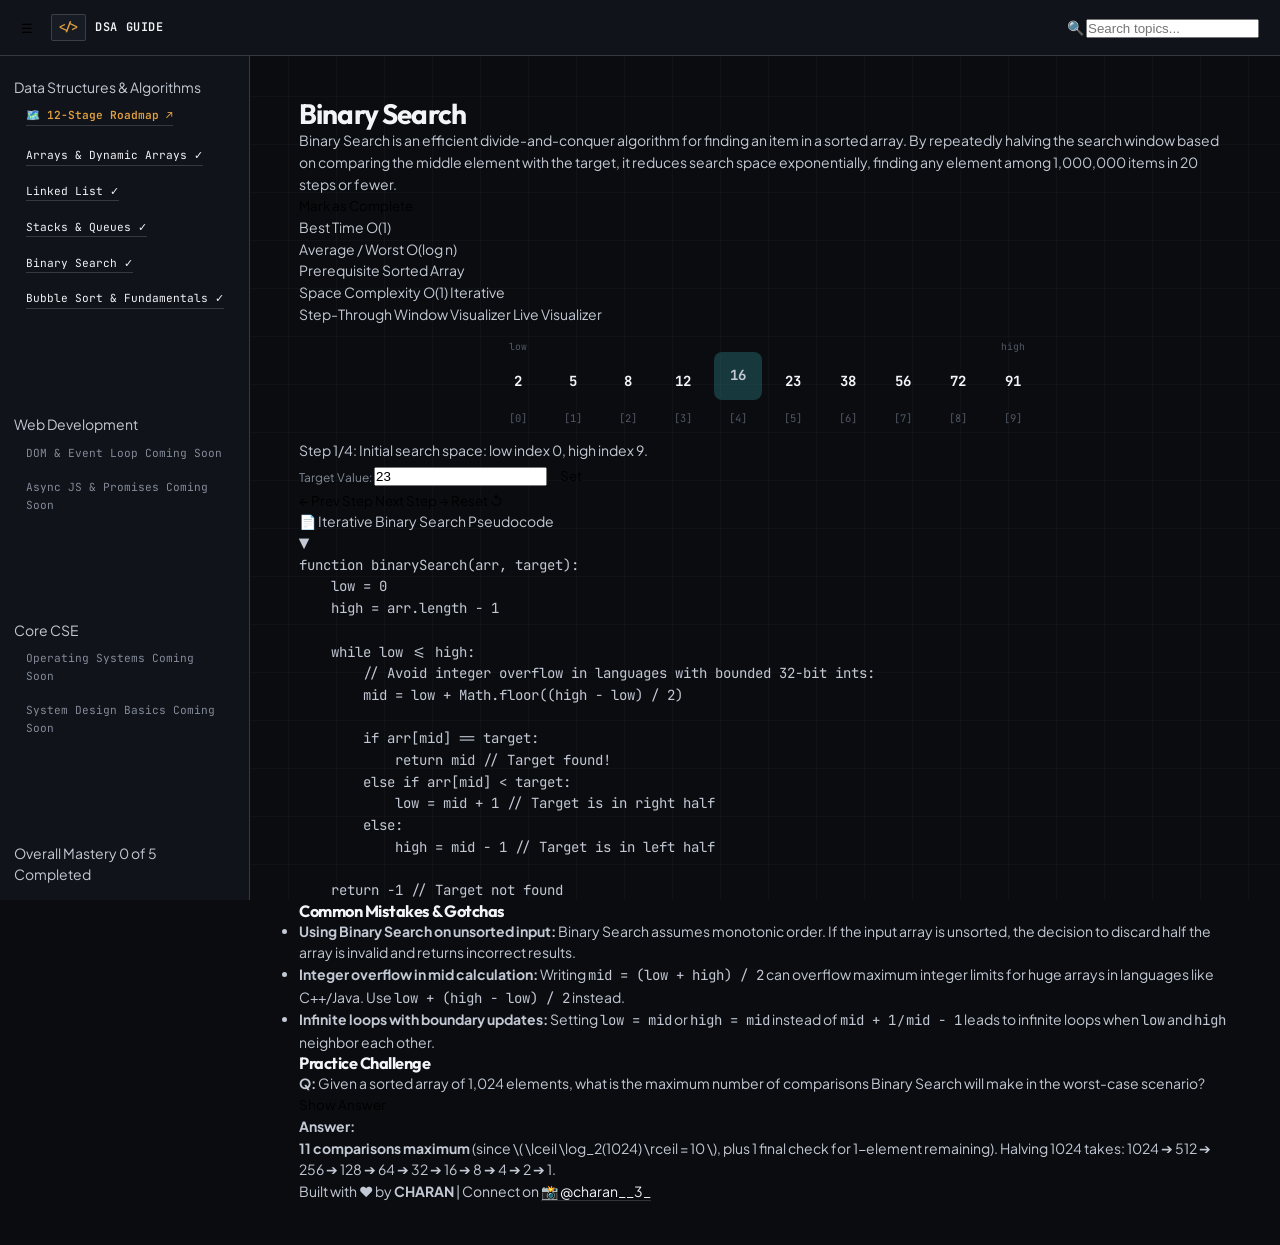
<file: dsa/binary-search.html>
<!DOCTYPE html>
<html lang="en">
<head>
  <meta charset="UTF-8">
  <meta name="viewport" content="width=device-width, initial-scale=1.0">
  <title>Binary Search - DSA Guide</title>
  <meta name="description" content="Master Binary Search algorithm with an interactive step-by-step low/mid/high search window visualizer, log scale complexity breakdown, and common bugs.">
  <link rel="stylesheet" href="../css/style.css">
</head>
<body>

  <!-- Header -->
  <header id="app-header">
    <div class="header-left">
      <button id="sidebar-toggle" class="sidebar-toggle-btn" aria-label="Toggle Navigation">☰</button>
      <a href="../index.html" class="brand-logo">
        <div class="brand-icon">&lt;/&gt;</div>
        <span class="brand-text">DSA Guide</span>
      </a>
    </div>
    
    <div class="header-search">
      <span class="search-icon">🔍</span>
      <input type="text" id="sidebar-search" class="search-input" placeholder="Search topics..." aria-label="Search topics">
    </div>
  </header>

  <div class="layout-container">
    <!-- Sidebar -->
    <div id="sidebar-overlay" class="sidebar-overlay"></div>
    <aside id="app-sidebar">
      <div class="sidebar-section">
        <div class="sidebar-title">Data Structures & Algorithms</div>
        <ul class="sidebar-nav">
          <li class="sidebar-nav-item" style="margin-bottom:0.3rem;">
            <a href="roadmap.html" target="_blank" rel="noopener noreferrer" style="color:var(--accent); font-weight:600;">
              <span>🗺️ 12-Stage Roadmap ↗</span>
            </a>
          </li>
          <li class="sidebar-nav-item" data-topic-id="arrays">
            <a href="arrays.html">
              <span>Arrays & Dynamic Arrays</span>
              <span class="check-icon">✓</span>
            </a>
          </li>
          <li class="sidebar-nav-item" data-topic-id="linked-list">
            <a href="linked-list.html">
              <span>Linked List</span>
              <span class="check-icon">✓</span>
            </a>
          </li>
          <li class="sidebar-nav-item" data-topic-id="stacks-queues">
            <a href="stacks-queues.html">
              <span>Stacks & Queues</span>
              <span class="check-icon">✓</span>
            </a>
          </li>
          <li class="sidebar-nav-item" data-topic-id="binary-search">
            <a href="binary-search.html">
              <span>Binary Search</span>
              <span class="check-icon">✓</span>
            </a>
          </li>
          <li class="sidebar-nav-item" data-topic-id="sorting">
            <a href="sorting.html">
              <span>Bubble Sort & Fundamentals</span>
              <span class="check-icon">✓</span>
            </a>
          </li>
        </ul>
      </div>

      <div class="sidebar-section">
        <div class="sidebar-title">Web Development</div>
        <ul class="sidebar-nav">
          <li class="sidebar-nav-item disabled">
            <span>DOM & Event Loop <span class="badge-coming-soon">Coming Soon</span></span>
          </li>
          <li class="sidebar-nav-item disabled">
            <span>Async JS & Promises <span class="badge-coming-soon">Coming Soon</span></span>
          </li>
        </ul>
      </div>

      <div class="sidebar-section">
        <div class="sidebar-title">Core CSE</div>
        <ul class="sidebar-nav">
          <li class="sidebar-nav-item disabled">
            <span>Operating Systems <span class="badge-coming-soon">Coming Soon</span></span>
          </li>
          <li class="sidebar-nav-item disabled">
            <span>System Design Basics <span class="badge-coming-soon">Coming Soon</span></span>
          </li>
        </ul>
      </div>

      <div class="progress-widget">
        <div class="progress-label">
          <span>Overall Mastery</span>
          <span id="progress-text">0 of 5 Completed</span>
        </div>
        <div class="progress-bar-bg">
          <div id="progress-bar-fill" class="progress-bar-fill"></div>
        </div>
      </div>
    </aside>

    <!-- Main Content -->
    <main id="main-content">
      <div class="topic-header">
        <h1>Binary Search</h1>
        <div class="topic-header-meta">
          <p>Binary Search is an efficient divide-and-conquer algorithm for finding an item in a sorted array. By repeatedly halving the search window based on comparing the middle element with the target, it reduces search space exponentially, finding any element among 1,000,000 items in 20 steps or fewer.</p>
          <button id="mark-complete-btn" class="btn btn-complete" data-topic-id="binary-search">
            <span>Mark as Complete</span>
          </button>
        </div>
      </div>

      <!-- Complexity Box -->
      <div class="complexity-box">
        <div class="complexity-item">
          <span class="complexity-label">Best Time</span>
          <span class="complexity-val">O(1)</span>
        </div>
        <div class="complexity-item">
          <span class="complexity-label">Average / Worst</span>
          <span class="complexity-val">O(log n)</span>
        </div>
        <div class="complexity-item">
          <span class="complexity-label">Prerequisite</span>
          <span class="complexity-val" style="color:var(--warning)">Sorted Array</span>
        </div>
        <div class="complexity-item">
          <span class="complexity-label">Space Complexity</span>
          <span class="complexity-val space">O(1) Iterative</span>
        </div>
      </div>

      <!-- Visualizer Section -->
      <div class="visualizer-card">
        <div class="visualizer-header">
          <div class="visualizer-title">
            <span>Step-Through Window Visualizer</span>
            <span class="visualizer-badge">Live Visualizer</span>
          </div>
        </div>

        <div class="visualizer-stage" id="bs-stage"></div>

        <div id="bs-log" class="visualizer-log">Ready. Click Next Step or set a custom target below.</div>

        <div class="visualizer-controls">
          <div class="control-group">
            <label for="bs-target-input" style="font-size:0.85rem; color:var(--text-muted);">Target Value:</label>
            <input type="number" id="bs-target-input" class="control-input" value="23">
            <button id="bs-set-target-btn" class="btn btn-secondary" style="padding:0.4rem 0.75rem;">Set</button>
          </div>
          <div class="control-group">
            <button id="bs-prev-btn" class="btn btn-secondary">← Prev Step</button>
            <button id="bs-next-btn" class="btn btn-primary">Next Step →</button>
            <button id="bs-reset-btn" class="btn btn-secondary">Reset ↺</button>
          </div>
        </div>
      </div>

      <!-- Collapsible Pseudocode Panel -->
      <div class="collapsible-card">
        <div class="collapsible-header">
          <div class="collapsible-title">
            <span>📄 Iterative Binary Search Pseudocode</span>
          </div>
          <span class="chevron-icon">▼</span>
        </div>
        <div class="collapsible-content">
          <pre class="code-block">
<span class="code-keyword">function</span> <span class="code-function">binarySearch</span>(arr, target):
    low = <span class="code-number">0</span>
    high = arr.length - <span class="code-number">1</span>

    <span class="code-keyword">while</span> low <= high:
        <span class="code-comment">// Avoid integer overflow in languages with bounded 32-bit ints:</span>
        mid = low + Math.floor((high - low) / <span class="code-number">2</span>)

        <span class="code-keyword">if</span> arr[mid] == target:
            <span class="code-keyword">return</span> mid <span class="code-comment">// Target found!</span>
        <span class="code-keyword">else if</span> arr[mid] < target:
            low = mid + <span class="code-number">1</span> <span class="code-comment">// Target is in right half</span>
        <span class="code-keyword">else</span>:
            high = mid - <span class="code-number">1</span> <span class="code-comment">// Target is in left half</span>

    <span class="code-keyword">return</span> -<span class="code-number">1</span> <span class="code-comment">// Target not found</span>
</pre>
        </div>
      </div>

      <!-- Common Mistakes Section -->
      <div class="info-section">
        <h3>Common Mistakes & Gotchas</h3>
        <ul class="mistakes-list">
          <li><strong>Using Binary Search on unsorted input:</strong> Binary Search assumes monotonic order. If the input array is unsorted, the decision to discard half the array is invalid and returns incorrect results.</li>
          <li><strong>Integer overflow in mid calculation:</strong> Writing <code>mid = (low + high) / 2</code> can overflow maximum integer limits for huge arrays in languages like C++/Java. Use <code>low + (high - low) / 2</code> instead.</li>
          <li><strong>Infinite loops with boundary updates:</strong> Setting <code>low = mid</code> or <code>high = mid</code> instead of <code>mid + 1</code> / <code>mid - 1</code> leads to infinite loops when <code>low</code> and <code>high</code> neighbor each other.</li>
        </ul>
      </div>

      <!-- Practice Question Box -->
      <div class="info-section">
        <h3>Practice Challenge</h3>
        <div class="question-box">
          <div class="question-text">
            <strong>Q:</strong> Given a sorted array of 1,024 elements, what is the maximum number of comparisons Binary Search will make in the worst-case scenario?
          </div>
          <button class="btn btn-secondary toggle-answer-btn">Show Answer</button>
          <div class="answer-content">
            <p><strong>Answer:</strong></p>
            <p><strong>11 comparisons maximum</strong> (since \( \lceil \log_2(1024) \rceil = 10 \), plus 1 final check for 1-element remaining). Halving 1024 takes: 1024 ➔ 512 ➔ 256 ➔ 128 ➔ 64 ➔ 32 ➔ 16 ➔ 8 ➔ 4 ➔ 2 ➔ 1.</p>
          </div>
        </div>
      </div>
      <!-- Footer -->
      <footer class="app-footer">
        <p>Built with ❤️ by <strong>CHARAN</strong> | Connect on <a href="https://www.instagram.com/charan__3_/" target="_blank" rel="noopener noreferrer" class="instagram-link">📸 @charan__3_</a></p>
      </footer>
    </main>
  </div>

  <script src="../js/main.js"></script>
  <script src="../js/visualizer.js"></script>
  <script>
    document.addEventListener('DOMContentLoaded', () => {
      window.DSAVisualizers.initBinarySearch('bs-stage');
    });
  </script>
</body>
</html>
</file>
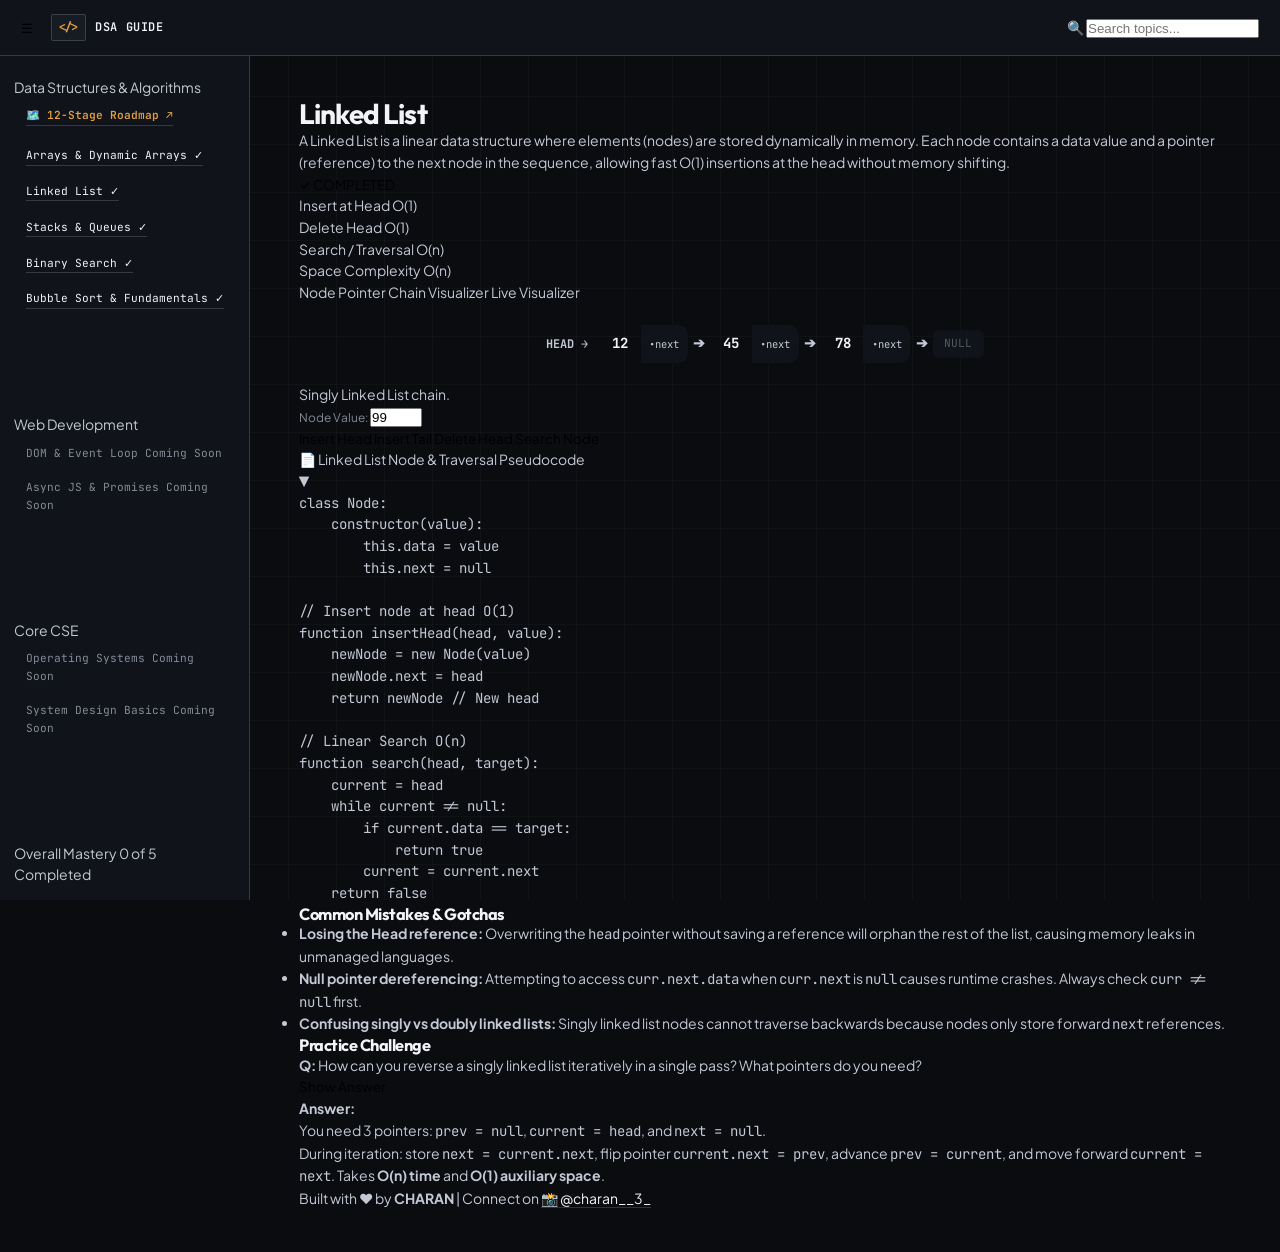
<file: dsa/linked-list.html>
<!DOCTYPE html>
<html lang="en">
<head>
  <meta charset="UTF-8">
  <meta name="viewport" content="width=device-width, initial-scale=1.0">
  <title>Linked List - DSA Guide</title>
  <meta name="description" content="Master Singly Linked Lists with node pointer visualizer, insertion and deletion time complexities, and interactive practice challenges.">
  <link rel="stylesheet" href="../css/style.css">
</head>
<body>

  <!-- Header -->
  <header id="app-header">
    <div class="header-left">
      <button id="sidebar-toggle" class="sidebar-toggle-btn" aria-label="Toggle Navigation">☰</button>
      <a href="../index.html" class="brand-logo">
        <div class="brand-icon">&lt;/&gt;</div>
        <span class="brand-text">DSA Guide</span>
      </a>
    </div>
    
    <div class="header-search">
      <span class="search-icon">🔍</span>
      <input type="text" id="sidebar-search" class="search-input" placeholder="Search topics..." aria-label="Search topics">
    </div>
  </header>

  <div class="layout-container">
    <!-- Sidebar -->
    <div id="sidebar-overlay" class="sidebar-overlay"></div>
    <aside id="app-sidebar">
      <div class="sidebar-section">
        <div class="sidebar-title">Data Structures & Algorithms</div>
        <ul class="sidebar-nav">
          <li class="sidebar-nav-item" style="margin-bottom:0.3rem;">
            <a href="roadmap.html" target="_blank" rel="noopener noreferrer" style="color:var(--accent); font-weight:600;">
              <span>🗺️ 12-Stage Roadmap ↗</span>
            </a>
          </li>
          <li class="sidebar-nav-item" data-topic-id="arrays">
            <a href="arrays.html">
              <span>Arrays & Dynamic Arrays</span>
              <span class="check-icon">✓</span>
            </a>
          </li>
          <li class="sidebar-nav-item" data-topic-id="linked-list">
            <a href="linked-list.html">
              <span>Linked List</span>
              <span class="check-icon">✓</span>
            </a>
          </li>
          <li class="sidebar-nav-item" data-topic-id="stacks-queues">
            <a href="stacks-queues.html">
              <span>Stacks & Queues</span>
              <span class="check-icon">✓</span>
            </a>
          </li>
          <li class="sidebar-nav-item" data-topic-id="binary-search">
            <a href="binary-search.html">
              <span>Binary Search</span>
              <span class="check-icon">✓</span>
            </a>
          </li>
          <li class="sidebar-nav-item" data-topic-id="sorting">
            <a href="sorting.html">
              <span>Bubble Sort & Fundamentals</span>
              <span class="check-icon">✓</span>
            </a>
          </li>
        </ul>
      </div>

      <div class="sidebar-section">
        <div class="sidebar-title">Web Development</div>
        <ul class="sidebar-nav">
          <li class="sidebar-nav-item disabled">
            <span>DOM & Event Loop <span class="badge-coming-soon">Coming Soon</span></span>
          </li>
          <li class="sidebar-nav-item disabled">
            <span>Async JS & Promises <span class="badge-coming-soon">Coming Soon</span></span>
          </li>
        </ul>
      </div>

      <div class="sidebar-section">
        <div class="sidebar-title">Core CSE</div>
        <ul class="sidebar-nav">
          <li class="sidebar-nav-item disabled">
            <span>Operating Systems <span class="badge-coming-soon">Coming Soon</span></span>
          </li>
          <li class="sidebar-nav-item disabled">
            <span>System Design Basics <span class="badge-coming-soon">Coming Soon</span></span>
          </li>
        </ul>
      </div>

      <div class="progress-widget">
        <div class="progress-label">
          <span>Overall Mastery</span>
          <span id="progress-text">0 of 5 Completed</span>
        </div>
        <div class="progress-bar-bg">
          <div id="progress-bar-fill" class="progress-bar-fill"></div>
        </div>
      </div>
    </aside>

    <!-- Main Content -->
    <main id="main-content">
      <div class="topic-header">
        <h1>Linked List</h1>
        <div class="topic-header-meta">
          <p>A Linked List is a linear data structure where elements (nodes) are stored dynamically in memory. Each node contains a data value and a pointer (reference) to the next node in the sequence, allowing fast O(1) insertions at the head without memory shifting.</p>
          <button id="mark-complete-btn" class="btn btn-complete" data-topic-id="linked-list">
            <span>Mark as Complete</span>
          </button>
        </div>
      </div>

      <!-- Complexity Box -->
      <div class="complexity-box">
        <div class="complexity-item">
          <span class="complexity-label">Insert at Head</span>
          <span class="complexity-val">O(1)</span>
        </div>
        <div class="complexity-item">
          <span class="complexity-label">Delete Head</span>
          <span class="complexity-val">O(1)</span>
        </div>
        <div class="complexity-item">
          <span class="complexity-label">Search / Traversal</span>
          <span class="complexity-val">O(n)</span>
        </div>
        <div class="complexity-item">
          <span class="complexity-label">Space Complexity</span>
          <span class="complexity-val space">O(n)</span>
        </div>
      </div>

      <!-- Visualizer Section -->
      <div class="visualizer-card">
        <div class="visualizer-header">
          <div class="visualizer-title">
            <span>Node Pointer Chain Visualizer</span>
            <span class="visualizer-badge">Live Visualizer</span>
          </div>
        </div>

        <div class="visualizer-stage" id="ll-stage"></div>

        <div id="ll-log" class="visualizer-log">Ready. Perform node operations below.</div>

        <div class="visualizer-controls">
          <div class="control-group">
            <label for="ll-val-input" style="font-size:0.85rem; color:var(--text-muted);">Node Value:</label>
            <input type="number" id="ll-val-input" class="control-input" value="99" min="1" max="999">
          </div>
          <div class="control-group">
            <button id="ll-insert-head-btn" class="btn btn-primary">Insert Head</button>
            <button id="ll-insert-tail-btn" class="btn btn-secondary">Insert Tail</button>
            <button id="ll-delete-head-btn" class="btn btn-secondary">Delete Head</button>
            <button id="ll-search-btn" class="btn btn-secondary">Search Node</button>
          </div>
        </div>
      </div>

      <!-- Collapsible Pseudocode Panel -->
      <div class="collapsible-card">
        <div class="collapsible-header">
          <div class="collapsible-title">
            <span>📄 Linked List Node & Traversal Pseudocode</span>
          </div>
          <span class="chevron-icon">▼</span>
        </div>
        <div class="collapsible-content">
          <pre class="code-block">
<span class="code-keyword">class</span> <span class="code-function">Node</span>:
    <span class="code-keyword">constructor</span>(value):
        <span class="code-keyword">this</span>.data = value
        <span class="code-keyword">this</span>.next = <span class="code-keyword">null</span>

<span class="code-comment">// Insert node at head O(1)</span>
<span class="code-keyword">function</span> <span class="code-function">insertHead</span>(head, value):
    newNode = <span class="code-keyword">new</span> Node(value)
    newNode.next = head
    <span class="code-keyword">return</span> newNode <span class="code-comment">// New head</span>

<span class="code-comment">// Linear Search O(n)</span>
<span class="code-keyword">function</span> <span class="code-function">search</span>(head, target):
    current = head
    <span class="code-keyword">while</span> current != <span class="code-keyword">null</span>:
        <span class="code-keyword">if</span> current.data == target:
            <span class="code-keyword">return</span> <span class="code-keyword">true</span>
        current = current.next
    <span class="code-keyword">return</span> <span class="code-keyword">false</span>
</pre>
        </div>
      </div>

      <!-- Common Mistakes Section -->
      <div class="info-section">
        <h3>Common Mistakes & Gotchas</h3>
        <ul class="mistakes-list">
          <li><strong>Losing the Head reference:</strong> Overwriting the <code>head</code> pointer without saving a reference will orphan the rest of the list, causing memory leaks in unmanaged languages.</li>
          <li><strong>Null pointer dereferencing:</strong> Attempting to access <code>curr.next.data</code> when <code>curr.next</code> is <code>null</code> causes runtime crashes. Always check <code>curr != null</code> first.</li>
          <li><strong>Confusing singly vs doubly linked lists:</strong> Singly linked list nodes cannot traverse backwards because nodes only store forward <code>next</code> references.</li>
        </ul>
      </div>

      <!-- Practice Question Box -->
      <div class="info-section">
        <h3>Practice Challenge</h3>
        <div class="question-box">
          <div class="question-text">
            <strong>Q:</strong> How can you reverse a singly linked list iteratively in a single pass? What pointers do you need?
          </div>
          <button class="btn btn-secondary toggle-answer-btn">Show Answer</button>
          <div class="answer-content">
            <p><strong>Answer:</strong></p>
            <p>You need 3 pointers: <code>prev = null</code>, <code>current = head</code>, and <code>next = null</code>.</p>
            <p>During iteration: store <code>next = current.next</code>, flip pointer <code>current.next = prev</code>, advance <code>prev = current</code>, and move forward <code>current = next</code>. Takes <strong>O(n) time</strong> and <strong>O(1) auxiliary space</strong>.</p>
          </div>
        </div>
      </div>
      <!-- Footer -->
      <footer class="app-footer">
        <p>Built with ❤️ by <strong>CHARAN</strong> | Connect on <a href="https://www.instagram.com/charan__3_/" target="_blank" rel="noopener noreferrer" class="instagram-link">📸 @charan__3_</a></p>
      </footer>
    </main>
  </div>

  <script src="../js/main.js"></script>
  <script src="../js/visualizer.js"></script>
  <script>
    document.addEventListener('DOMContentLoaded', () => {
      window.DSAVisualizers.initLinkedListDemo('ll-stage');
    });
  </script>
</body>
</html>
</file>
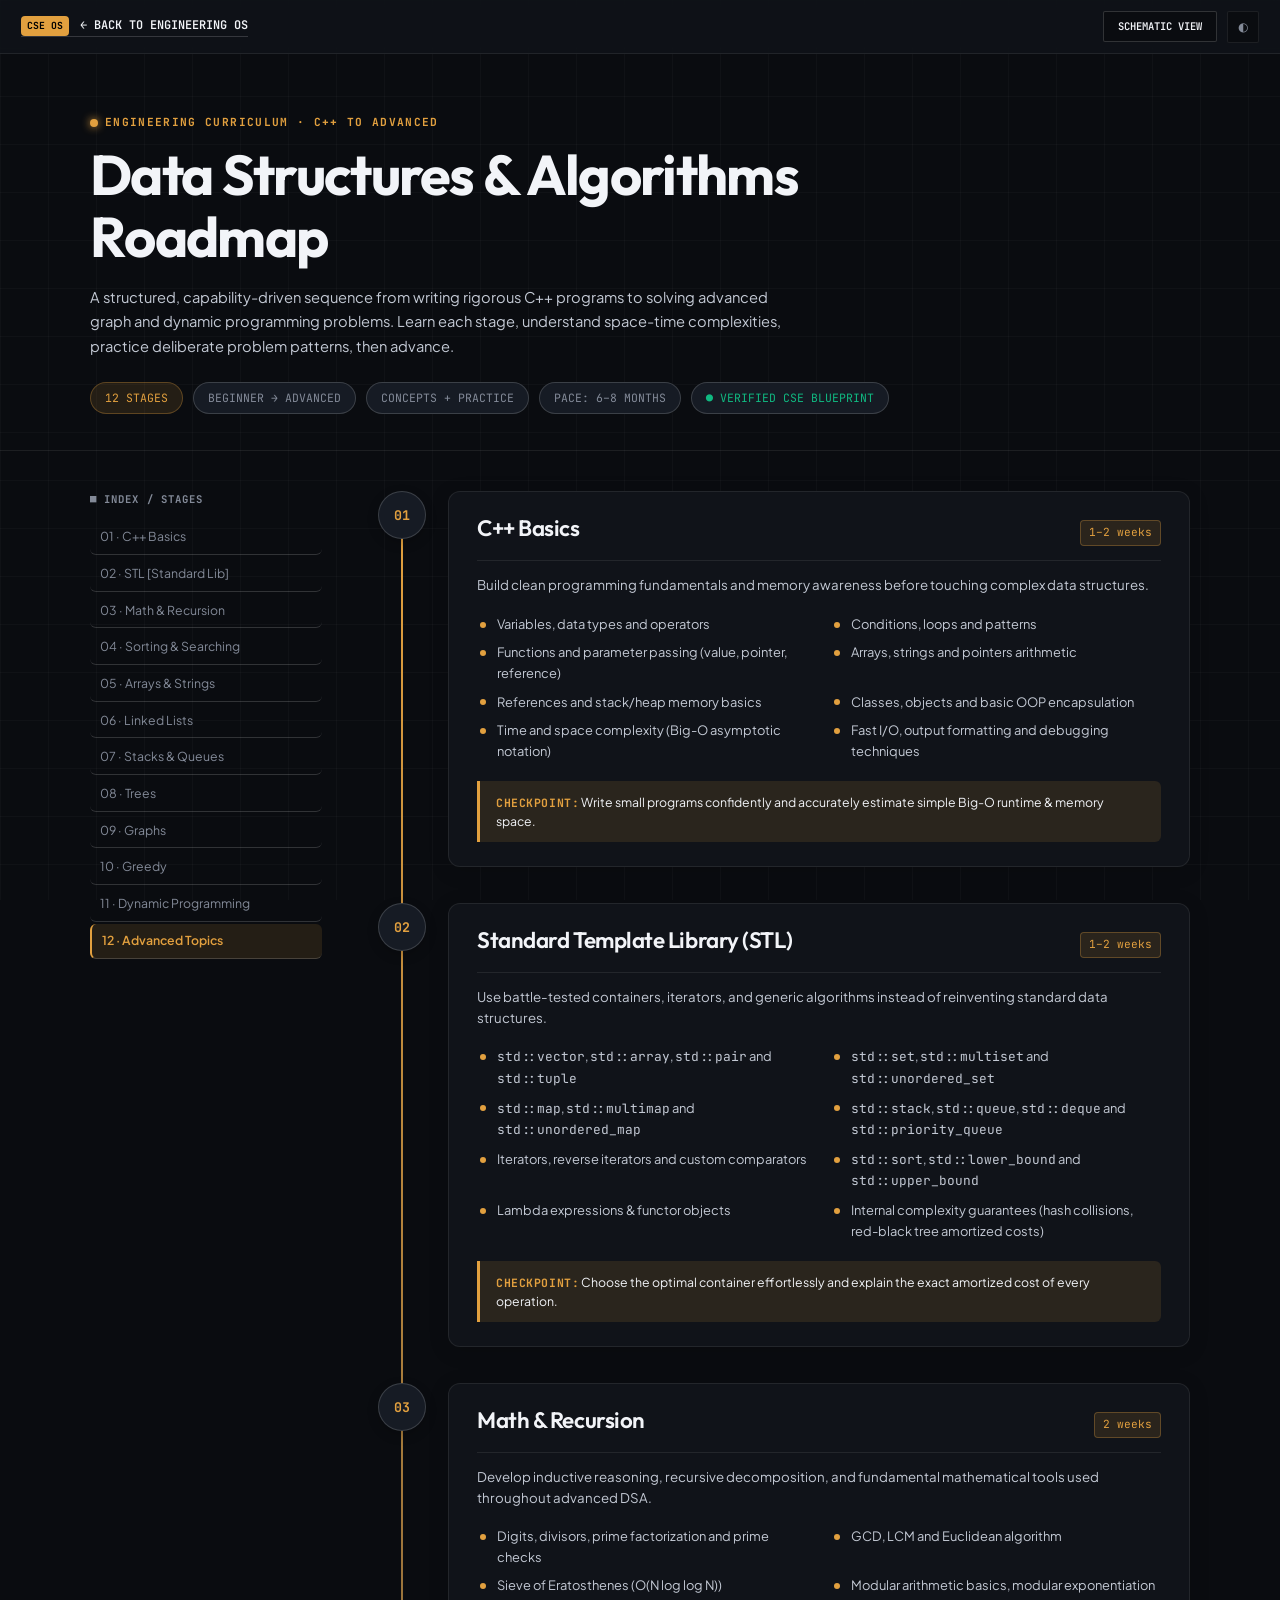
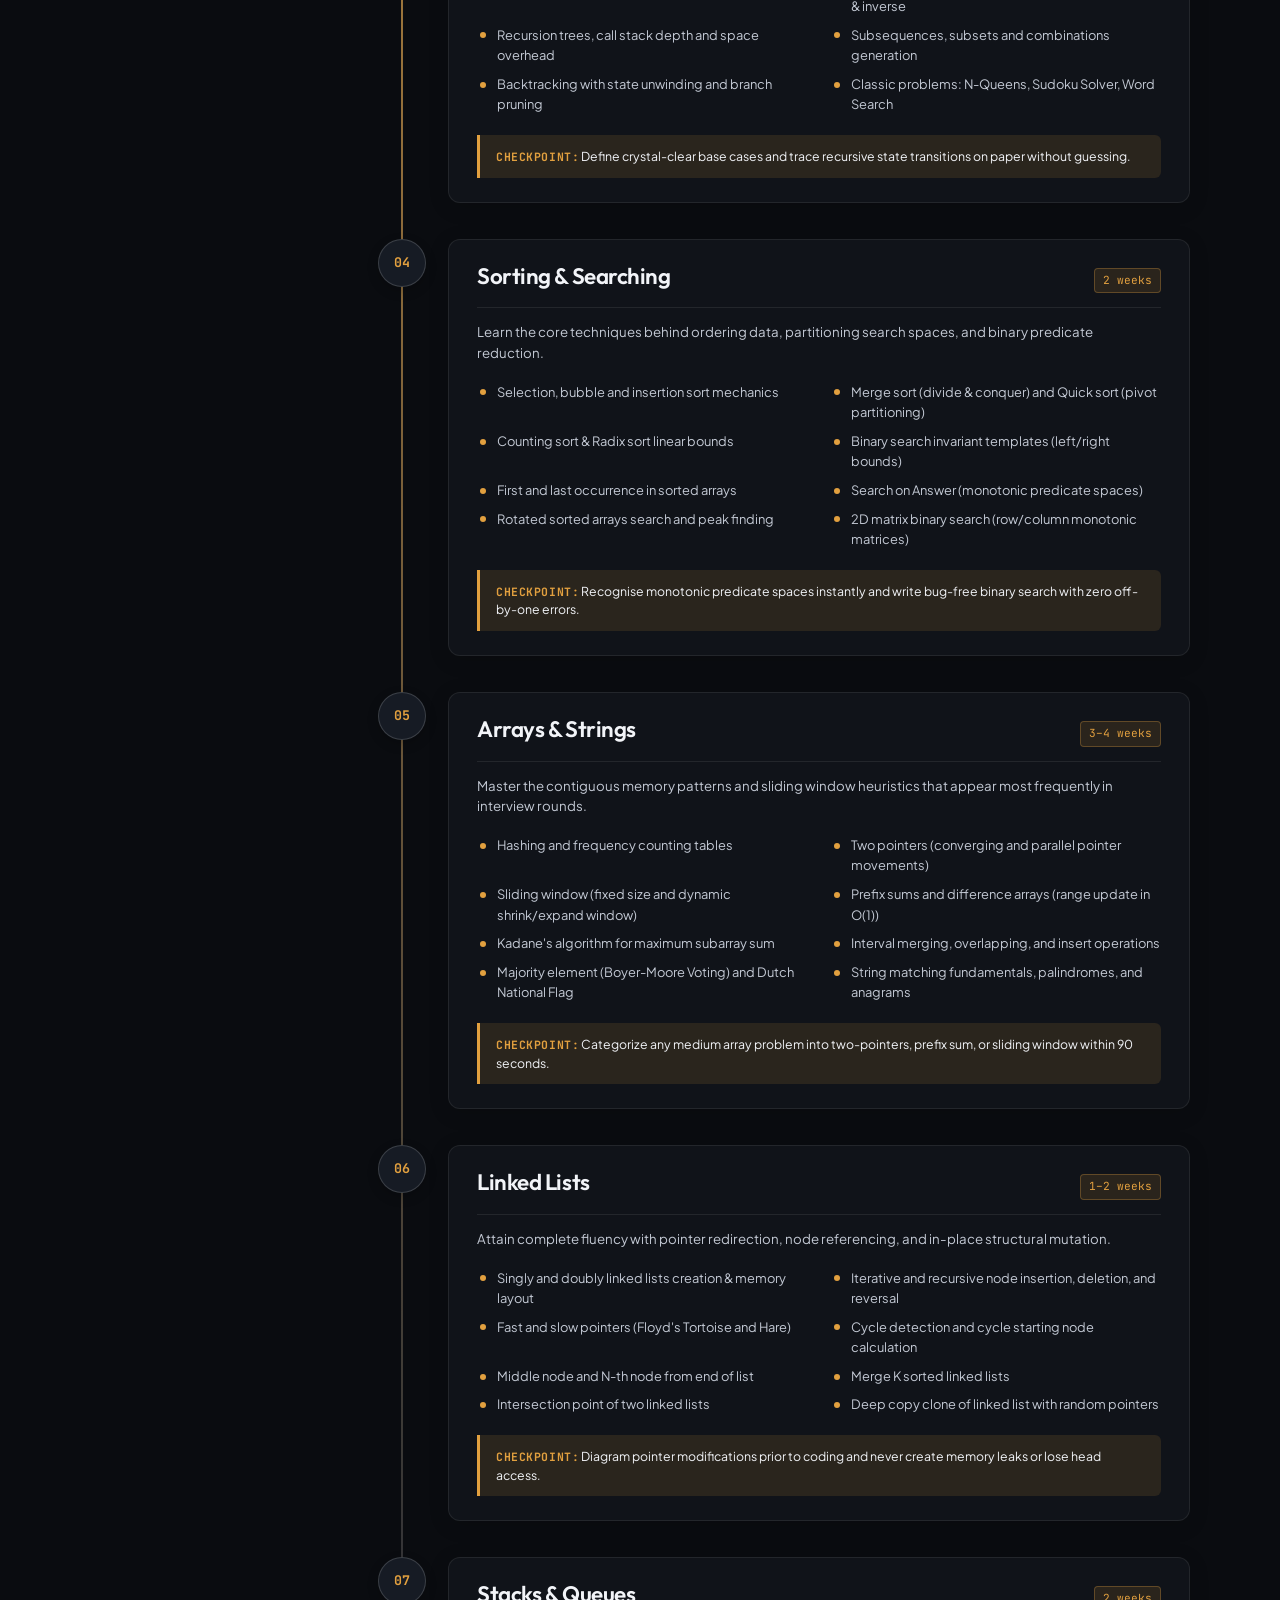
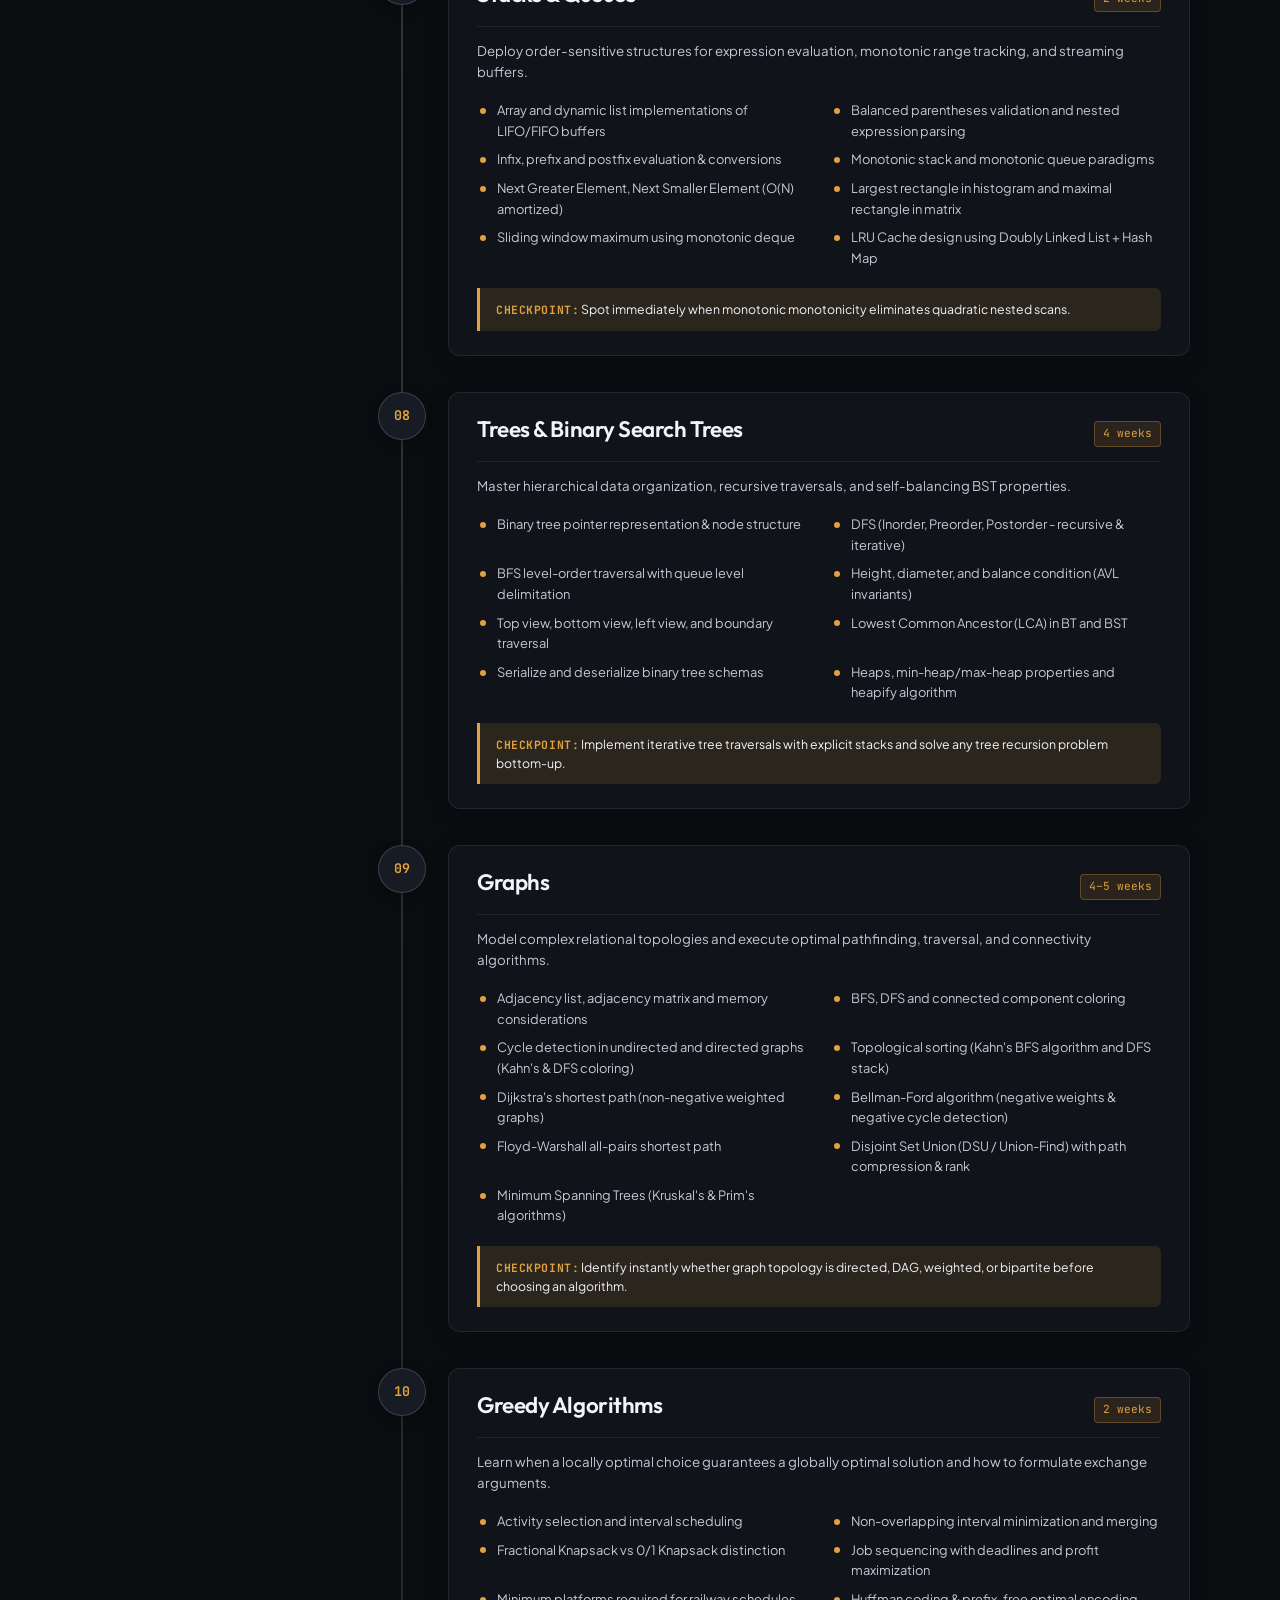
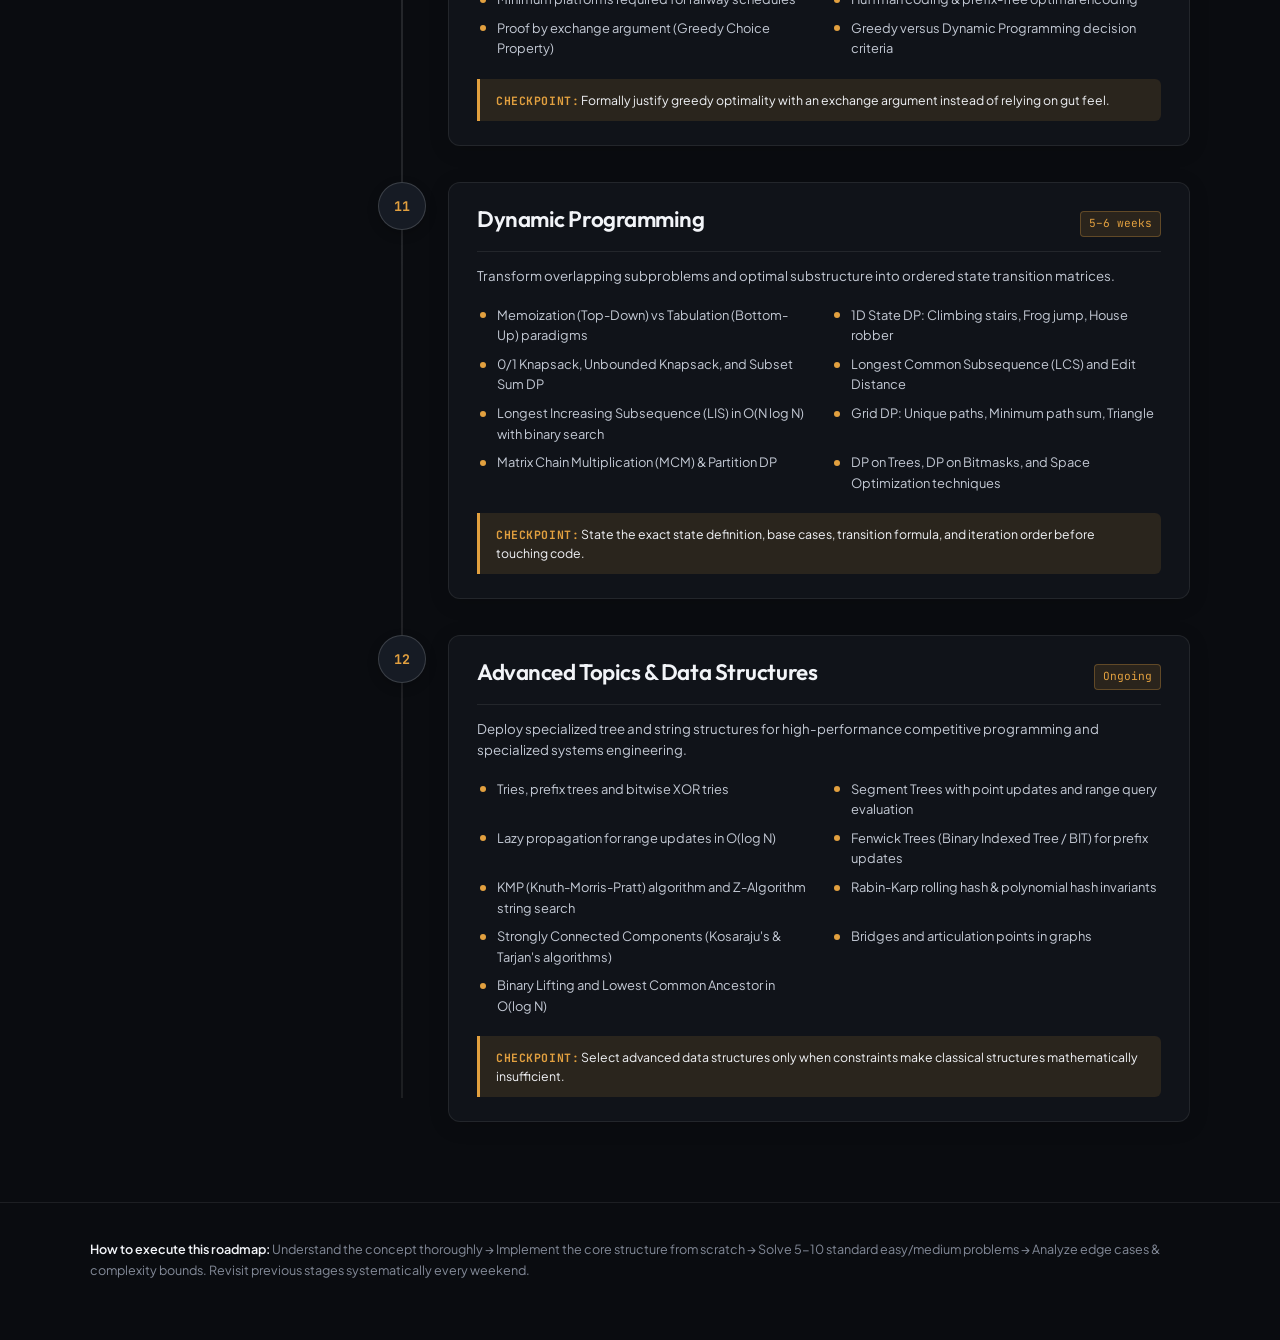
<file: dsa/roadmap.html>
<!DOCTYPE html>
<html lang="en" data-theme="dark">
<head>
  <meta charset="UTF-8">
  <meta name="viewport" content="width=device-width, initial-scale=1.0">
  <meta name="description" content="A structured, capability-driven roadmap for mastering data structures and algorithms with C++ from foundational syntax to advanced dynamic programming and graph theory.">
  <title>DSA Roadmap — C++ to Advanced | CSE Career OS</title>
  <link rel="stylesheet" href="../css/style.css">
  <style>
    :root {
      --rm-bg: #0a0c10;
      --rm-surface: #101319;
      --rm-surface-elevated: #161b24;
      --rm-surface-muted: #1c222e;
      --rm-border: rgba(255, 255, 255, 0.08);
      --rm-border-strong: rgba(255, 255, 255, 0.16);
      --rm-accent: #e2a03f;
      --rm-accent-soft: rgba(226, 160, 63, 0.12);
      --rm-accent-border: rgba(226, 160, 63, 0.3);
      --rm-text: #f2f4f8;
      --rm-text-body: #c3c9d4;
      --rm-text-muted: #838a98;
      --rm-radius: 12px;
      --rm-content-width: 1100px;
    }

    [data-theme="light"] {
      --rm-bg: #f5f4ef;
      --rm-surface: #ffffff;
      --rm-surface-elevated: #eae8e1;
      --rm-surface-muted: #eeece5;
      --rm-border: rgba(0, 0, 0, 0.08);
      --rm-border-strong: rgba(0, 0, 0, 0.18);
      --rm-accent: #b45309;
      --rm-accent-soft: rgba(180, 83, 9, 0.08);
      --rm-accent-border: rgba(180, 83, 9, 0.25);
      --rm-text: #14171a;
      --rm-text-body: #3c424a;
      --rm-text-muted: #6b7280;
    }

    html {
      scroll-behavior: smooth;
      background: var(--rm-bg);
      color: var(--rm-text-body);
    }

    body {
      margin: 0;
      background: var(--rm-bg);
      color: var(--rm-text-body);
      font-family: var(--font-sans, -apple-system, BlinkMacSystemFont, "Segoe UI", sans-serif);
      line-height: 1.6;
      min-height: 100vh;
    }

    /* Top Navigation Header */
    .rm-top-nav {
      position: sticky;
      top: 0;
      z-index: 100;
      background: rgba(16, 19, 25, 0.85);
      backdrop-filter: blur(12px);
      -webkit-backdrop-filter: blur(12px);
      border-bottom: 1px solid var(--rm-border);
      padding: 0.75rem 1.5rem;
      display: flex;
      justify-content: space-between;
      align-items: center;
    }

    [data-theme="light"] .rm-top-nav {
      background: rgba(255, 255, 255, 0.88);
    }

    .rm-brand {
      display: flex;
      align-items: center;
      gap: 0.75rem;
      text-decoration: none;
      color: var(--rm-text);
      font-family: var(--font-mono);
      font-size: 0.85rem;
      font-weight: 600;
    }

    .rm-brand-badge {
      background: var(--rm-accent);
      color: #000;
      font-weight: 700;
      font-size: 0.7rem;
      padding: 2px 6px;
      border-radius: 4px;
    }

    .rm-nav-actions {
      display: flex;
      align-items: center;
      gap: 0.75rem;
    }

    .page-shell {
      width: min(calc(100% - 32px), var(--rm-content-width));
      margin: 0 auto;
    }

    header.rm-header {
      padding: 56px 0 36px;
      border-bottom: 1px solid var(--rm-border);
      position: relative;
    }

    .eyebrow {
      margin: 0 0 12px;
      color: var(--rm-accent);
      font-family: var(--font-mono);
      font-size: 0.8rem;
      font-weight: 700;
      letter-spacing: 0.12em;
      text-transform: uppercase;
      display: inline-flex;
      align-items: center;
      gap: 0.5rem;
    }

    .eyebrow::before {
      content: "";
      display: inline-block;
      width: 8px;
      height: 8px;
      border-radius: 50%;
      background: var(--rm-accent);
      box-shadow: 0 0 8px var(--rm-accent);
      animation: pulse-dot 2s infinite ease-in-out;
    }

    @keyframes pulse-dot {
      0%, 100% { opacity: 1; transform: scale(1); }
      50% { opacity: 0.4; transform: scale(0.85); }
    }

    h1.rm-title {
      max-width: 840px;
      margin: 0;
      font-family: var(--font-editorial, 'Outfit', serif);
      font-size: clamp(2.2rem, 5vw, 4rem);
      font-weight: 700;
      letter-spacing: -0.03em;
      line-height: 1.1;
      color: var(--rm-text);
    }

    .intro {
      max-width: 720px;
      margin: 18px 0 0;
      color: var(--rm-text-body);
      font-size: 1.05rem;
      line-height: 1.65;
    }

    .roadmap-meta {
      display: flex;
      flex-wrap: wrap;
      gap: 10px;
      margin-top: 24px;
    }

    .meta-item {
      padding: 6px 14px;
      border: 1px solid var(--rm-border-strong);
      border-radius: 999px;
      background: var(--rm-surface-elevated);
      color: var(--rm-text-muted);
      font-size: 0.82rem;
      font-family: var(--font-mono);
      display: flex;
      align-items: center;
      gap: 0.4rem;
    }

    .meta-item.highlight {
      border-color: var(--rm-accent-border);
      color: var(--rm-accent);
      background: var(--rm-accent-soft);
    }

    /* Layout Main */
    main.rm-layout {
      display: grid;
      grid-template-columns: 240px minmax(0, 1fr);
      gap: 48px;
      padding: 40px 0 80px;
    }

    /* Sticky Sidebar Navigation */
    nav.rm-nav {
      position: sticky;
      top: 80px;
      align-self: start;
      max-height: calc(100vh - 100px);
      overflow-y: auto;
      padding-right: 8px;
    }

    nav.rm-nav p {
      margin: 0 0 12px;
      color: var(--rm-text-muted);
      font-family: var(--font-mono);
      font-size: 0.76rem;
      font-weight: 700;
      letter-spacing: 0.1em;
      text-transform: uppercase;
    }

    nav.rm-nav ol {
      margin: 0;
      padding: 0;
      list-style: none;
      display: flex;
      flex-direction: column;
      gap: 2px;
    }

    nav.rm-nav a {
      display: flex;
      align-items: center;
      justify-content: space-between;
      padding: 7px 10px;
      color: var(--rm-text-muted);
      font-size: 0.88rem;
      text-decoration: none;
      border-radius: 6px;
      transition: all 150ms ease;
      font-family: var(--font-sans);
    }

    nav.rm-nav a:hover,
    nav.rm-nav a:focus-visible {
      color: var(--rm-text);
      background: var(--rm-surface-elevated);
      transform: translateX(3px);
    }

    nav.rm-nav a.active-stage-link {
      color: var(--rm-accent);
      background: var(--rm-accent-soft);
      font-weight: 600;
      border-left: 2px solid var(--rm-accent);
    }

    /* Roadmap Timeline */
    .roadmap {
      position: relative;
    }

    .roadmap::before {
      position: absolute;
      top: 24px;
      bottom: 24px;
      left: 23px;
      width: 2px;
      background: linear-gradient(to bottom, var(--rm-accent), var(--rm-border-strong), var(--rm-border));
      content: "";
    }

    .stage {
      position: relative;
      display: grid;
      grid-template-columns: 48px minmax(0, 1fr);
      gap: 22px;
      padding-bottom: 36px;
      scroll-margin-top: 90px;
      transition: transform 0.2s ease;
    }

    .stage:last-child {
      padding-bottom: 0;
    }

    .stage-number {
      position: relative;
      z-index: 1;
      display: grid;
      width: 48px;
      height: 48px;
      place-items: center;
      border: 1px solid var(--rm-border-strong);
      border-radius: 50%;
      background: var(--rm-surface-elevated);
      color: var(--rm-accent);
      font-family: var(--font-mono);
      font-weight: 700;
      font-size: 0.95rem;
      transition: all 0.2s ease;
      box-shadow: 0 4px 12px rgba(0,0,0,0.2);
    }

    .stage:hover .stage-number {
      background: var(--rm-accent);
      color: #000;
      border-color: var(--rm-accent);
      transform: scale(1.06);
    }

    .stage-card {
      padding: 24px 28px;
      border: 1px solid var(--rm-border);
      border-radius: var(--rm-radius);
      background: var(--rm-surface);
      box-shadow: 0 4px 20px rgba(0,0,0,0.15);
      transition: border-color 0.2s ease, transform 0.2s ease, box-shadow 0.2s ease;
    }

    .stage:hover .stage-card {
      border-color: var(--rm-border-strong);
      box-shadow: 0 8px 30px rgba(0,0,0,0.25);
    }

    /* Target / Highlighted Stage (e.g. #stl) */
    .stage:target .stage-card {
      border-color: var(--rm-accent);
      box-shadow: 0 0 0 2px var(--rm-accent-soft), 0 12px 36px rgba(226, 160, 63, 0.15);
      animation: target-glow 2s ease-in-out infinite alternate;
    }

    .stage:target .stage-number {
      background: var(--rm-accent);
      color: #000;
      border-color: var(--rm-accent);
      box-shadow: 0 0 16px var(--rm-accent);
    }

    @keyframes target-glow {
      from { border-color: var(--rm-accent); }
      to { border-color: rgba(226, 160, 63, 0.6); }
    }

    .stage-heading {
      display: flex;
      align-items: baseline;
      justify-content: space-between;
      gap: 16px;
      padding-bottom: 14px;
      border-bottom: 1px solid var(--rm-border);
    }

    .stage-title-wrap {
      display: flex;
      align-items: center;
      gap: 0.75rem;
    }

    h2 {
      margin: 0;
      font-family: var(--font-editorial, 'Outfit', serif);
      font-size: 1.6rem;
      font-weight: 600;
      letter-spacing: -0.02em;
      color: var(--rm-text);
    }

    .duration {
      flex: none;
      color: var(--rm-accent);
      font-family: var(--font-mono);
      font-size: 0.8rem;
      background: var(--rm-accent-soft);
      padding: 3px 8px;
      border-radius: 4px;
      border: 1px solid var(--rm-accent-border);
    }

    .stage-goal {
      margin: 14px 0 18px;
      color: var(--rm-text-body);
      font-size: 0.95rem;
      line-height: 1.55;
    }

    .topics {
      display: grid;
      grid-template-columns: repeat(2, minmax(0, 1fr));
      gap: 8px 24px;
      margin: 0;
      padding: 0;
      list-style: none;
    }

    .topics li {
      position: relative;
      padding-left: 20px;
      font-size: 0.92rem;
      color: var(--rm-text-body);
    }

    .topics li::before {
      position: absolute;
      top: 0.6em;
      left: 3px;
      width: 6px;
      height: 6px;
      border-radius: 50%;
      background: var(--rm-accent);
      content: "";
    }

    .checkpoint {
      margin: 20px 0 0;
      padding: 12px 16px;
      border-left: 3px solid var(--rm-accent);
      background: var(--rm-accent-soft);
      color: var(--rm-text);
      font-size: 0.88rem;
      border-radius: 0 6px 6px 0;
      line-height: 1.5;
    }

    .checkpoint strong {
      color: var(--rm-accent);
      font-family: var(--font-mono);
      font-size: 0.82rem;
      text-transform: uppercase;
      letter-spacing: 0.05em;
    }

    footer.rm-footer {
      padding: 36px 0 60px;
      border-top: 1px solid var(--rm-border);
      color: var(--rm-text-muted);
      font-size: 0.9rem;
    }

    footer strong {
      color: var(--rm-text);
      font-weight: 600;
    }

    @media (max-width: 820px) {
      main.rm-layout {
        grid-template-columns: 1fr;
        gap: 32px;
      }

      nav.rm-nav {
        position: static;
        max-height: none;
        padding-bottom: 24px;
        border-bottom: 1px solid var(--rm-border);
      }

      nav.rm-nav ol {
        display: grid;
        grid-template-columns: repeat(2, minmax(0, 1fr));
        gap: 4px 12px;
      }

      .topics {
        grid-template-columns: 1fr;
      }
    }

    @media (max-width: 520px) {
      .stage {
        grid-template-columns: 38px minmax(0, 1fr);
        gap: 12px;
      }

      .roadmap::before {
        left: 18px;
      }

      .stage-number {
        width: 38px;
        height: 38px;
        font-size: 0.85rem;
      }

      .stage-card {
        padding: 18px 16px;
      }

      .stage-heading {
        align-items: flex-start;
        flex-direction: column;
        gap: 6px;
      }

      nav.rm-nav ol {
        grid-template-columns: 1fr;
      }
    }
  </style>
</head>
<body>

  <!-- Top Technical Header -->
  <div class="rm-top-nav">
    <a href="../index.html#dsa" class="rm-brand">
      <span class="rm-brand-badge">CSE OS</span>
      <span>← BACK TO ENGINEERING OS</span>
    </a>
    <div class="rm-nav-actions">
      <a href="../index.html#roadmap" class="btn-tech btn-tech-secondary" style="font-size:0.75rem; text-decoration:none;">
        SCHEMATIC VIEW
      </a>
      <button id="rm-theme-toggle" class="btn-icon-header" title="Toggle Theme" style="cursor:pointer;">
        ◐
      </button>
    </div>
  </div>

  <header class="rm-header">
    <div class="page-shell">
      <p class="eyebrow">Engineering Curriculum · C++ to Advanced</p>
      <h1 class="rm-title">Data Structures &amp; Algorithms Roadmap</h1>
      <p class="intro">
        A structured, capability-driven sequence from writing rigorous C++ programs to solving advanced graph and dynamic programming problems. Learn each stage, understand space-time complexities, practice deliberate problem patterns, then advance.
      </p>
      <div class="roadmap-meta" aria-label="Roadmap summary">
        <span class="meta-item highlight">12 STAGES</span>
        <span class="meta-item">BEGINNER → ADVANCED</span>
        <span class="meta-item">CONCEPTS + PRACTICE</span>
        <span class="meta-item">PACE: 6–8 MONTHS</span>
        <span class="meta-item" style="color:var(--status-completed);">● VERIFIED CSE BLUEPRINT</span>
      </div>
    </div>
  </header>

  <main class="page-shell rm-layout">
    <nav class="rm-nav" aria-label="Roadmap contents">
      <p>■ INDEX / STAGES</p>
      <ol id="stages-nav-list">
        <li><a href="#cpp-basics">01 · C++ Basics</a></li>
        <li><a href="#stl" class="active-stage-link">02 · STL [Standard Lib]</a></li>
        <li><a href="#math-recursion">03 · Math &amp; Recursion</a></li>
        <li><a href="#sorting-searching">04 · Sorting &amp; Searching</a></li>
        <li><a href="#arrays-strings">05 · Arrays &amp; Strings</a></li>
        <li><a href="#linked-lists">06 · Linked Lists</a></li>
        <li><a href="#stacks-queues">07 · Stacks &amp; Queues</a></li>
        <li><a href="#trees">08 · Trees</a></li>
        <li><a href="#graphs">09 · Graphs</a></li>
        <li><a href="#greedy">10 · Greedy</a></li>
        <li><a href="#dynamic-programming">11 · Dynamic Programming</a></li>
        <li><a href="#advanced">12 · Advanced Topics</a></li>
      </ol>
    </nav>

    <div class="roadmap">
      <!-- 01 C++ Basics -->
      <section class="stage" id="cpp-basics">
        <div class="stage-number">01</div>
        <div class="stage-card">
          <div class="stage-heading">
            <div class="stage-title-wrap">
              <h2>C++ Basics</h2>
            </div>
            <span class="duration">1–2 weeks</span>
          </div>
          <p class="stage-goal">Build clean programming fundamentals and memory awareness before touching complex data structures.</p>
          <ul class="topics">
            <li>Variables, data types and operators</li>
            <li>Conditions, loops and patterns</li>
            <li>Functions and parameter passing (value, pointer, reference)</li>
            <li>Arrays, strings and pointers arithmetic</li>
            <li>References and stack/heap memory basics</li>
            <li>Classes, objects and basic OOP encapsulation</li>
            <li>Time and space complexity (Big-O asymptotic notation)</li>
            <li>Fast I/O, output formatting and debugging techniques</li>
          </ul>
          <p class="checkpoint"><strong>Checkpoint:</strong> Write small programs confidently and accurately estimate simple Big-O runtime & memory space.</p>
        </div>
      </section>

      <!-- 02 STL -->
      <section class="stage" id="stl">
        <div class="stage-number">02</div>
        <div class="stage-card">
          <div class="stage-heading">
            <div class="stage-title-wrap">
              <h2>Standard Template Library (STL)</h2>
            </div>
            <span class="duration">1–2 weeks</span>
          </div>
          <p class="stage-goal">Use battle-tested containers, iterators, and generic algorithms instead of reinventing standard data structures.</p>
          <ul class="topics">
            <li><code>std::vector</code>, <code>std::array</code>, <code>std::pair</code> and <code>std::tuple</code></li>
            <li><code>std::set</code>, <code>std::multiset</code> and <code>std::unordered_set</code></li>
            <li><code>std::map</code>, <code>std::multimap</code> and <code>std::unordered_map</code></li>
            <li><code>std::stack</code>, <code>std::queue</code>, <code>std::deque</code> and <code>std::priority_queue</code></li>
            <li>Iterators, reverse iterators and custom comparators</li>
            <li><code>std::sort</code>, <code>std::lower_bound</code> and <code>std::upper_bound</code></li>
            <li>Lambda expressions & functor objects</li>
            <li>Internal complexity guarantees (hash collisions, red-black tree amortized costs)</li>
          </ul>
          <p class="checkpoint"><strong>Checkpoint:</strong> Choose the optimal container effortlessly and explain the exact amortized cost of every operation.</p>
        </div>
      </section>

      <!-- 03 Math & Recursion -->
      <section class="stage" id="math-recursion">
        <div class="stage-number">03</div>
        <div class="stage-card">
          <div class="stage-heading">
            <div class="stage-title-wrap">
              <h2>Math &amp; Recursion</h2>
            </div>
            <span class="duration">2 weeks</span>
          </div>
          <p class="stage-goal">Develop inductive reasoning, recursive decomposition, and fundamental mathematical tools used throughout advanced DSA.</p>
          <ul class="topics">
            <li>Digits, divisors, prime factorization and prime checks</li>
            <li>GCD, LCM and Euclidean algorithm</li>
            <li>Sieve of Eratosthenes (O(N log log N))</li>
            <li>Modular arithmetic basics, modular exponentiation & inverse</li>
            <li>Recursion trees, call stack depth and space overhead</li>
            <li>Subsequences, subsets and combinations generation</li>
            <li>Backtracking with state unwinding and branch pruning</li>
            <li>Classic problems: N-Queens, Sudoku Solver, Word Search</li>
          </ul>
          <p class="checkpoint"><strong>Checkpoint:</strong> Define crystal-clear base cases and trace recursive state transitions on paper without guessing.</p>
        </div>
      </section>

      <!-- 04 Sorting & Searching -->
      <section class="stage" id="sorting-searching">
        <div class="stage-number">04</div>
        <div class="stage-card">
          <div class="stage-heading">
            <div class="stage-title-wrap">
              <h2>Sorting &amp; Searching</h2>
            </div>
            <span class="duration">2 weeks</span>
          </div>
          <p class="stage-goal">Learn the core techniques behind ordering data, partitioning search spaces, and binary predicate reduction.</p>
          <ul class="topics">
            <li>Selection, bubble and insertion sort mechanics</li>
            <li>Merge sort (divide & conquer) and Quick sort (pivot partitioning)</li>
            <li>Counting sort & Radix sort linear bounds</li>
            <li>Binary search invariant templates (left/right bounds)</li>
            <li>First and last occurrence in sorted arrays</li>
            <li>Search on Answer (monotonic predicate spaces)</li>
            <li>Rotated sorted arrays search and peak finding</li>
            <li>2D matrix binary search (row/column monotonic matrices)</li>
          </ul>
          <p class="checkpoint"><strong>Checkpoint:</strong> Recognise monotonic predicate spaces instantly and write bug-free binary search with zero off-by-one errors.</p>
        </div>
      </section>

      <!-- 05 Arrays & Strings -->
      <section class="stage" id="arrays-strings">
        <div class="stage-number">05</div>
        <div class="stage-card">
          <div class="stage-heading">
            <div class="stage-title-wrap">
              <h2>Arrays &amp; Strings</h2>
            </div>
            <span class="duration">3–4 weeks</span>
          </div>
          <p class="stage-goal">Master the contiguous memory patterns and sliding window heuristics that appear most frequently in interview rounds.</p>
          <ul class="topics">
            <li>Hashing and frequency counting tables</li>
            <li>Two pointers (converging and parallel pointer movements)</li>
            <li>Sliding window (fixed size and dynamic shrink/expand window)</li>
            <li>Prefix sums and difference arrays (range update in O(1))</li>
            <li>Kadane's algorithm for maximum subarray sum</li>
            <li>Interval merging, overlapping, and insert operations</li>
            <li>Majority element (Boyer-Moore Voting) and Dutch National Flag</li>
            <li>String matching fundamentals, palindromes, and anagrams</li>
          </ul>
          <p class="checkpoint"><strong>Checkpoint:</strong> Categorize any medium array problem into two-pointers, prefix sum, or sliding window within 90 seconds.</p>
        </div>
      </section>

      <!-- 06 Linked Lists -->
      <section class="stage" id="linked-lists">
        <div class="stage-number">06</div>
        <div class="stage-card">
          <div class="stage-heading">
            <div class="stage-title-wrap">
              <h2>Linked Lists</h2>
            </div>
            <span class="duration">1–2 weeks</span>
          </div>
          <p class="stage-goal">Attain complete fluency with pointer redirection, node referencing, and in-place structural mutation.</p>
          <ul class="topics">
            <li>Singly and doubly linked lists creation & memory layout</li>
            <li>Iterative and recursive node insertion, deletion, and reversal</li>
            <li>Fast and slow pointers (Floyd's Tortoise and Hare)</li>
            <li>Cycle detection and cycle starting node calculation</li>
            <li>Middle node and N-th node from end of list</li>
            <li>Merge K sorted linked lists</li>
            <li>Intersection point of two linked lists</li>
            <li>Deep copy clone of linked list with random pointers</li>
          </ul>
          <p class="checkpoint"><strong>Checkpoint:</strong> Diagram pointer modifications prior to coding and never create memory leaks or lose head access.</p>
        </div>
      </section>

      <!-- 07 Stacks & Queues -->
      <section class="stage" id="stacks-queues">
        <div class="stage-number">07</div>
        <div class="stage-card">
          <div class="stage-heading">
            <div class="stage-title-wrap">
              <h2>Stacks &amp; Queues</h2>
            </div>
            <span class="duration">2 weeks</span>
          </div>
          <p class="stage-goal">Deploy order-sensitive structures for expression evaluation, monotonic range tracking, and streaming buffers.</p>
          <ul class="topics">
            <li>Array and dynamic list implementations of LIFO/FIFO buffers</li>
            <li>Balanced parentheses validation and nested expression parsing</li>
            <li>Infix, prefix and postfix evaluation & conversions</li>
            <li>Monotonic stack and monotonic queue paradigms</li>
            <li>Next Greater Element, Next Smaller Element (O(N) amortized)</li>
            <li>Largest rectangle in histogram and maximal rectangle in matrix</li>
            <li>Sliding window maximum using monotonic deque</li>
            <li>LRU Cache design using Doubly Linked List + Hash Map</li>
          </ul>
          <p class="checkpoint"><strong>Checkpoint:</strong> Spot immediately when monotonic monotonicity eliminates quadratic nested scans.</p>
        </div>
      </section>

      <!-- 08 Trees -->
      <section class="stage" id="trees">
        <div class="stage-number">08</div>
        <div class="stage-card">
          <div class="stage-heading">
            <div class="stage-title-wrap">
              <h2>Trees &amp; Binary Search Trees</h2>
            </div>
            <span class="duration">4 weeks</span>
          </div>
          <p class="stage-goal">Master hierarchical data organization, recursive traversals, and self-balancing BST properties.</p>
          <ul class="topics">
            <li>Binary tree pointer representation & node structure</li>
            <li>DFS (Inorder, Preorder, Postorder - recursive & iterative)</li>
            <li>BFS level-order traversal with queue level delimitation</li>
            <li>Height, diameter, and balance condition (AVL invariants)</li>
            <li>Top view, bottom view, left view, and boundary traversal</li>
            <li>Lowest Common Ancestor (LCA) in BT and BST</li>
            <li>Serialize and deserialize binary tree schemas</li>
            <li>Heaps, min-heap/max-heap properties and heapify algorithm</li>
          </ul>
          <p class="checkpoint"><strong>Checkpoint:</strong> Implement iterative tree traversals with explicit stacks and solve any tree recursion problem bottom-up.</p>
        </div>
      </section>

      <!-- 09 Graphs -->
      <section class="stage" id="graphs">
        <div class="stage-number">09</div>
        <div class="stage-card">
          <div class="stage-heading">
            <div class="stage-title-wrap">
              <h2>Graphs</h2>
            </div>
            <span class="duration">4–5 weeks</span>
          </div>
          <p class="stage-goal">Model complex relational topologies and execute optimal pathfinding, traversal, and connectivity algorithms.</p>
          <ul class="topics">
            <li>Adjacency list, adjacency matrix and memory considerations</li>
            <li>BFS, DFS and connected component coloring</li>
            <li>Cycle detection in undirected and directed graphs (Kahn's & DFS coloring)</li>
            <li>Topological sorting (Kahn's BFS algorithm and DFS stack)</li>
            <li>Dijkstra's shortest path (non-negative weighted graphs)</li>
            <li>Bellman-Ford algorithm (negative weights & negative cycle detection)</li>
            <li>Floyd-Warshall all-pairs shortest path</li>
            <li>Disjoint Set Union (DSU / Union-Find) with path compression & rank</li>
            <li>Minimum Spanning Trees (Kruskal's & Prim's algorithms)</li>
          </ul>
          <p class="checkpoint"><strong>Checkpoint:</strong> Identify instantly whether graph topology is directed, DAG, weighted, or bipartite before choosing an algorithm.</p>
        </div>
      </section>

      <!-- 10 Greedy -->
      <section class="stage" id="greedy">
        <div class="stage-number">10</div>
        <div class="stage-card">
          <div class="stage-heading">
            <div class="stage-title-wrap">
              <h2>Greedy Algorithms</h2>
            </div>
            <span class="duration">2 weeks</span>
          </div>
          <p class="stage-goal">Learn when a locally optimal choice guarantees a globally optimal solution and how to formulate exchange arguments.</p>
          <ul class="topics">
            <li>Activity selection and interval scheduling</li>
            <li>Non-overlapping interval minimization and merging</li>
            <li>Fractional Knapsack vs 0/1 Knapsack distinction</li>
            <li>Job sequencing with deadlines and profit maximization</li>
            <li>Minimum platforms required for railway schedules</li>
            <li>Huffman coding & prefix-free optimal encoding</li>
            <li>Proof by exchange argument (Greedy Choice Property)</li>
            <li>Greedy versus Dynamic Programming decision criteria</li>
          </ul>
          <p class="checkpoint"><strong>Checkpoint:</strong> Formally justify greedy optimality with an exchange argument instead of relying on gut feel.</p>
        </div>
      </section>

      <!-- 11 Dynamic Programming -->
      <section class="stage" id="dynamic-programming">
        <div class="stage-number">11</div>
        <div class="stage-card">
          <div class="stage-heading">
            <div class="stage-title-wrap">
              <h2>Dynamic Programming</h2>
            </div>
            <span class="duration">5–6 weeks</span>
          </div>
          <p class="stage-goal">Transform overlapping subproblems and optimal substructure into ordered state transition matrices.</p>
          <ul class="topics">
            <li>Memoization (Top-Down) vs Tabulation (Bottom-Up) paradigms</li>
            <li>1D State DP: Climbing stairs, Frog jump, House robber</li>
            <li>0/1 Knapsack, Unbounded Knapsack, and Subset Sum DP</li>
            <li>Longest Common Subsequence (LCS) and Edit Distance</li>
            <li>Longest Increasing Subsequence (LIS) in O(N log N) with binary search</li>
            <li>Grid DP: Unique paths, Minimum path sum, Triangle</li>
            <li>Matrix Chain Multiplication (MCM) & Partition DP</li>
            <li>DP on Trees, DP on Bitmasks, and Space Optimization techniques</li>
          </ul>
          <p class="checkpoint"><strong>Checkpoint:</strong> State the exact state definition, base cases, transition formula, and iteration order before touching code.</p>
        </div>
      </section>

      <!-- 12 Advanced Topics -->
      <section class="stage" id="advanced">
        <div class="stage-number">12</div>
        <div class="stage-card">
          <div class="stage-heading">
            <div class="stage-title-wrap">
              <h2>Advanced Topics &amp; Data Structures</h2>
            </div>
            <span class="duration">Ongoing</span>
          </div>
          <p class="stage-goal">Deploy specialized tree and string structures for high-performance competitive programming and specialized systems engineering.</p>
          <ul class="topics">
            <li>Tries, prefix trees and bitwise XOR tries</li>
            <li>Segment Trees with point updates and range query evaluation</li>
            <li>Lazy propagation for range updates in O(log N)</li>
            <li>Fenwick Trees (Binary Indexed Tree / BIT) for prefix updates</li>
            <li>KMP (Knuth-Morris-Pratt) algorithm and Z-Algorithm string search</li>
            <li>Rabin-Karp rolling hash & polynomial hash invariants</li>
            <li>Strongly Connected Components (Kosaraju's & Tarjan's algorithms)</li>
            <li>Bridges and articulation points in graphs</li>
            <li>Binary Lifting and Lowest Common Ancestor in O(log N)</li>
          </ul>
          <p class="checkpoint"><strong>Checkpoint:</strong> Select advanced data structures only when constraints make classical structures mathematically insufficient.</p>
        </div>
      </section>
    </div>
  </main>

  <footer class="rm-footer">
    <div class="page-shell">
      <strong>How to execute this roadmap:</strong> Understand the concept thoroughly → Implement the core structure from scratch → Solve 5-10 standard easy/medium problems → Analyze edge cases & complexity bounds. Revisit previous stages systematically every weekend.
    </div>
  </footer>

  <script>
    // Theme toggle handling
    const themeBtn = document.getElementById('rm-theme-toggle');
    const savedTheme = localStorage.getItem('cse_os_theme') || 'dark';
    document.documentElement.setAttribute('data-theme', savedTheme);

    if (themeBtn) {
      themeBtn.addEventListener('click', () => {
        const currentTheme = document.documentElement.getAttribute('data-theme') || 'dark';
        const nextTheme = currentTheme === 'dark' ? 'light' : 'dark';
        document.documentElement.setAttribute('data-theme', nextTheme);
        localStorage.setItem('cse_os_theme', nextTheme);
      });
    }

    // Scroll spy for sidebar links
    const stages = document.querySelectorAll('.stage');
    const navLinks = document.querySelectorAll('#stages-nav-list a');

    const observer = new IntersectionObserver((entries) => {
      entries.forEach(entry => {
        if (entry.isIntersecting) {
          const id = entry.target.getAttribute('id');
          navLinks.forEach(link => {
            if (link.getAttribute('href') === `#${id}`) {
              link.classList.add('active-stage-link');
            } else {
              link.classList.remove('active-stage-link');
            }
          });
        }
      });
    }, { rootMargin: '-20% 0px -70% 0px' });

    stages.forEach(stage => observer.observe(stage));
  </script>
</body>
</html>
</file>
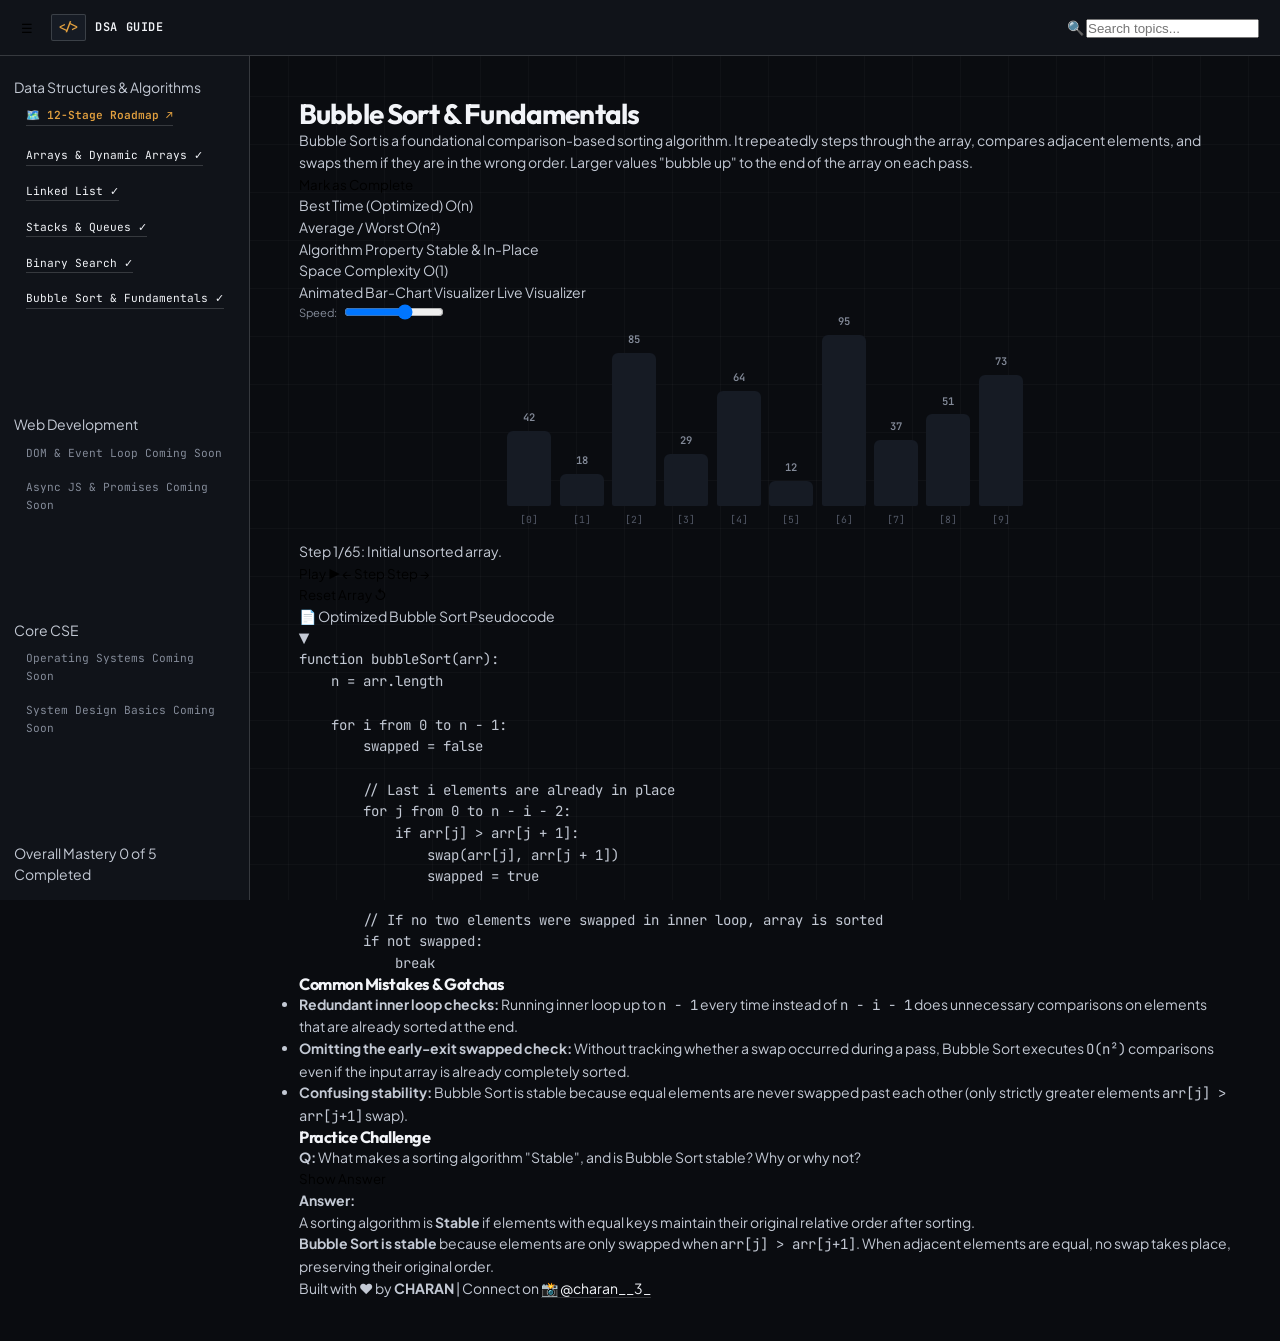
<file: dsa/sorting.html>
<!DOCTYPE html>
<html lang="en">
<head>
  <meta charset="UTF-8">
  <meta name="viewport" content="width=device-width, initial-scale=1.0">
  <title>Bubble Sort & Sorting Fundamentals - DSA Guide</title>
  <meta name="description" content="Learn Bubble Sort with animated bar-chart visualizer, playback controls, adjustable animation speeds, time complexity breakdown, and common pitfalls.">
  <link rel="stylesheet" href="../css/style.css">
</head>
<body>

  <!-- Header -->
  <header id="app-header">
    <div class="header-left">
      <button id="sidebar-toggle" class="sidebar-toggle-btn" aria-label="Toggle Navigation">☰</button>
      <a href="../index.html" class="brand-logo">
        <div class="brand-icon">&lt;/&gt;</div>
        <span class="brand-text">DSA Guide</span>
      </a>
    </div>
    
    <div class="header-search">
      <span class="search-icon">🔍</span>
      <input type="text" id="sidebar-search" class="search-input" placeholder="Search topics..." aria-label="Search topics">
    </div>
  </header>

  <div class="layout-container">
    <!-- Sidebar -->
    <div id="sidebar-overlay" class="sidebar-overlay"></div>
    <aside id="app-sidebar">
      <div class="sidebar-section">
        <div class="sidebar-title">Data Structures & Algorithms</div>
        <ul class="sidebar-nav">
          <li class="sidebar-nav-item" style="margin-bottom:0.3rem;">
            <a href="roadmap.html" target="_blank" rel="noopener noreferrer" style="color:var(--accent); font-weight:600;">
              <span>🗺️ 12-Stage Roadmap ↗</span>
            </a>
          </li>
          <li class="sidebar-nav-item" data-topic-id="arrays">
            <a href="arrays.html">
              <span>Arrays & Dynamic Arrays</span>
              <span class="check-icon">✓</span>
            </a>
          </li>
          <li class="sidebar-nav-item" data-topic-id="linked-list">
            <a href="linked-list.html">
              <span>Linked List</span>
              <span class="check-icon">✓</span>
            </a>
          </li>
          <li class="sidebar-nav-item" data-topic-id="stacks-queues">
            <a href="stacks-queues.html">
              <span>Stacks & Queues</span>
              <span class="check-icon">✓</span>
            </a>
          </li>
          <li class="sidebar-nav-item" data-topic-id="binary-search">
            <a href="binary-search.html">
              <span>Binary Search</span>
              <span class="check-icon">✓</span>
            </a>
          </li>
          <li class="sidebar-nav-item" data-topic-id="sorting">
            <a href="sorting.html">
              <span>Bubble Sort & Fundamentals</span>
              <span class="check-icon">✓</span>
            </a>
          </li>
        </ul>
      </div>

      <div class="sidebar-section">
        <div class="sidebar-title">Web Development</div>
        <ul class="sidebar-nav">
          <li class="sidebar-nav-item disabled">
            <span>DOM & Event Loop <span class="badge-coming-soon">Coming Soon</span></span>
          </li>
          <li class="sidebar-nav-item disabled">
            <span>Async JS & Promises <span class="badge-coming-soon">Coming Soon</span></span>
          </li>
        </ul>
      </div>

      <div class="sidebar-section">
        <div class="sidebar-title">Core CSE</div>
        <ul class="sidebar-nav">
          <li class="sidebar-nav-item disabled">
            <span>Operating Systems <span class="badge-coming-soon">Coming Soon</span></span>
          </li>
          <li class="sidebar-nav-item disabled">
            <span>System Design Basics <span class="badge-coming-soon">Coming Soon</span></span>
          </li>
        </ul>
      </div>

      <div class="progress-widget">
        <div class="progress-label">
          <span>Overall Mastery</span>
          <span id="progress-text">0 of 5 Completed</span>
        </div>
        <div class="progress-bar-bg">
          <div id="progress-bar-fill" class="progress-bar-fill"></div>
        </div>
      </div>
    </aside>

    <!-- Main Content -->
    <main id="main-content">
      <div class="topic-header">
        <h1>Bubble Sort & Fundamentals</h1>
        <div class="topic-header-meta">
          <p>Bubble Sort is a foundational comparison-based sorting algorithm. It repeatedly steps through the array, compares adjacent elements, and swaps them if they are in the wrong order. Larger values "bubble up" to the end of the array on each pass.</p>
          <button id="mark-complete-btn" class="btn btn-complete" data-topic-id="sorting">
            <span>Mark as Complete</span>
          </button>
        </div>
      </div>

      <!-- Complexity Box -->
      <div class="complexity-box">
        <div class="complexity-item">
          <span class="complexity-label">Best Time (Optimized)</span>
          <span class="complexity-val">O(n)</span>
        </div>
        <div class="complexity-item">
          <span class="complexity-label">Average / Worst</span>
          <span class="complexity-val">O(n²)</span>
        </div>
        <div class="complexity-item">
          <span class="complexity-label">Algorithm Property</span>
          <span class="complexity-val" style="color:var(--accent-cyan)">Stable & In-Place</span>
        </div>
        <div class="complexity-item">
          <span class="complexity-label">Space Complexity</span>
          <span class="complexity-val space">O(1)</span>
        </div>
      </div>

      <!-- Visualizer Section -->
      <div class="visualizer-card">
        <div class="visualizer-header">
          <div class="visualizer-title">
            <span>Animated Bar-Chart Visualizer</span>
            <span class="visualizer-badge">Live Visualizer</span>
          </div>
          <div style="display:flex; align-items:center; gap:0.5rem;">
            <label for="sort-speed-slider" style="font-size:0.8rem; color:var(--text-muted);">Speed:</label>
            <input type="range" id="sort-speed-slider" min="50" max="1000" value="650" style="width:100px;">
          </div>
        </div>

        <div class="visualizer-stage" id="sort-stage"></div>

        <div id="sort-log" class="visualizer-log">Ready. Click Play or Step Next to start sorting.</div>

        <div class="visualizer-controls">
          <div class="control-group">
            <button id="sort-play-btn" class="btn btn-primary">Play ▶</button>
            <button id="sort-prev-btn" class="btn btn-secondary">← Step</button>
            <button id="sort-next-btn" class="btn btn-secondary">Step →</button>
          </div>
          <div class="control-group">
            <button id="sort-reset-btn" class="btn btn-secondary">Reset Array ↺</button>
          </div>
        </div>
      </div>

      <!-- Collapsible Pseudocode Panel -->
      <div class="collapsible-card">
        <div class="collapsible-header">
          <div class="collapsible-title">
            <span>📄 Optimized Bubble Sort Pseudocode</span>
          </div>
          <span class="chevron-icon">▼</span>
        </div>
        <div class="collapsible-content">
          <pre class="code-block">
<span class="code-keyword">function</span> <span class="code-function">bubbleSort</span>(arr):
    n = arr.length

    <span class="code-keyword">for</span> i <span class="code-keyword">from</span> <span class="code-number">0</span> <span class="code-keyword">to</span> n - <span class="code-number">1</span>:
        swapped = <span class="code-keyword">false</span>

        <span class="code-comment">// Last i elements are already in place</span>
        <span class="code-keyword">for</span> j <span class="code-keyword">from</span> <span class="code-number">0</span> <span class="code-keyword">to</span> n - i - <span class="code-number">2</span>:
            <span class="code-keyword">if</span> arr[j] > arr[j + <span class="code-number">1</span>]:
                swap(arr[j], arr[j + <span class="code-number">1</span>])
                swapped = <span class="code-keyword">true</span>

        <span class="code-comment">// If no two elements were swapped in inner loop, array is sorted</span>
        <span class="code-keyword">if not</span> swapped:
            <span class="code-keyword">break</span>
</pre>
        </div>
      </div>

      <!-- Common Mistakes Section -->
      <div class="info-section">
        <h3>Common Mistakes & Gotchas</h3>
        <ul class="mistakes-list">
          <li><strong>Redundant inner loop checks:</strong> Running inner loop up to <code>n - 1</code> every time instead of <code>n - i - 1</code> does unnecessary comparisons on elements that are already sorted at the end.</li>
          <li><strong>Omitting the early-exit swapped check:</strong> Without tracking whether a swap occurred during a pass, Bubble Sort executes <code>O(n²)</code> comparisons even if the input array is already completely sorted.</li>
          <li><strong>Confusing stability:</strong> Bubble Sort is stable because equal elements are never swapped past each other (only strictly greater elements <code>arr[j] > arr[j+1]</code> swap).</li>
        </ul>
      </div>

      <!-- Practice Question Box -->
      <div class="info-section">
        <h3>Practice Challenge</h3>
        <div class="question-box">
          <div class="question-text">
            <strong>Q:</strong> What makes a sorting algorithm "Stable", and is Bubble Sort stable? Why or why not?
          </div>
          <button class="btn btn-secondary toggle-answer-btn">Show Answer</button>
          <div class="answer-content">
            <p><strong>Answer:</strong></p>
            <p>A sorting algorithm is <strong>Stable</strong> if elements with equal keys maintain their original relative order after sorting.</p>
            <p><strong>Bubble Sort is stable</strong> because elements are only swapped when <code>arr[j] &gt; arr[j+1]</code>. When adjacent elements are equal, no swap takes place, preserving their original order.</p>
          </div>
        </div>
      </div>
      <!-- Footer -->
      <footer class="app-footer">
        <p>Built with ❤️ by <strong>CHARAN</strong> | Connect on <a href="https://www.instagram.com/charan__3_/" target="_blank" rel="noopener noreferrer" class="instagram-link">📸 @charan__3_</a></p>
      </footer>
    </main>
  </div>

  <script src="../js/main.js"></script>
  <script src="../js/visualizer.js"></script>
  <script>
    document.addEventListener('DOMContentLoaded', () => {
      window.DSAVisualizers.initBubbleSort('sort-stage');
    });
  </script>
</body>
</html>
</file>
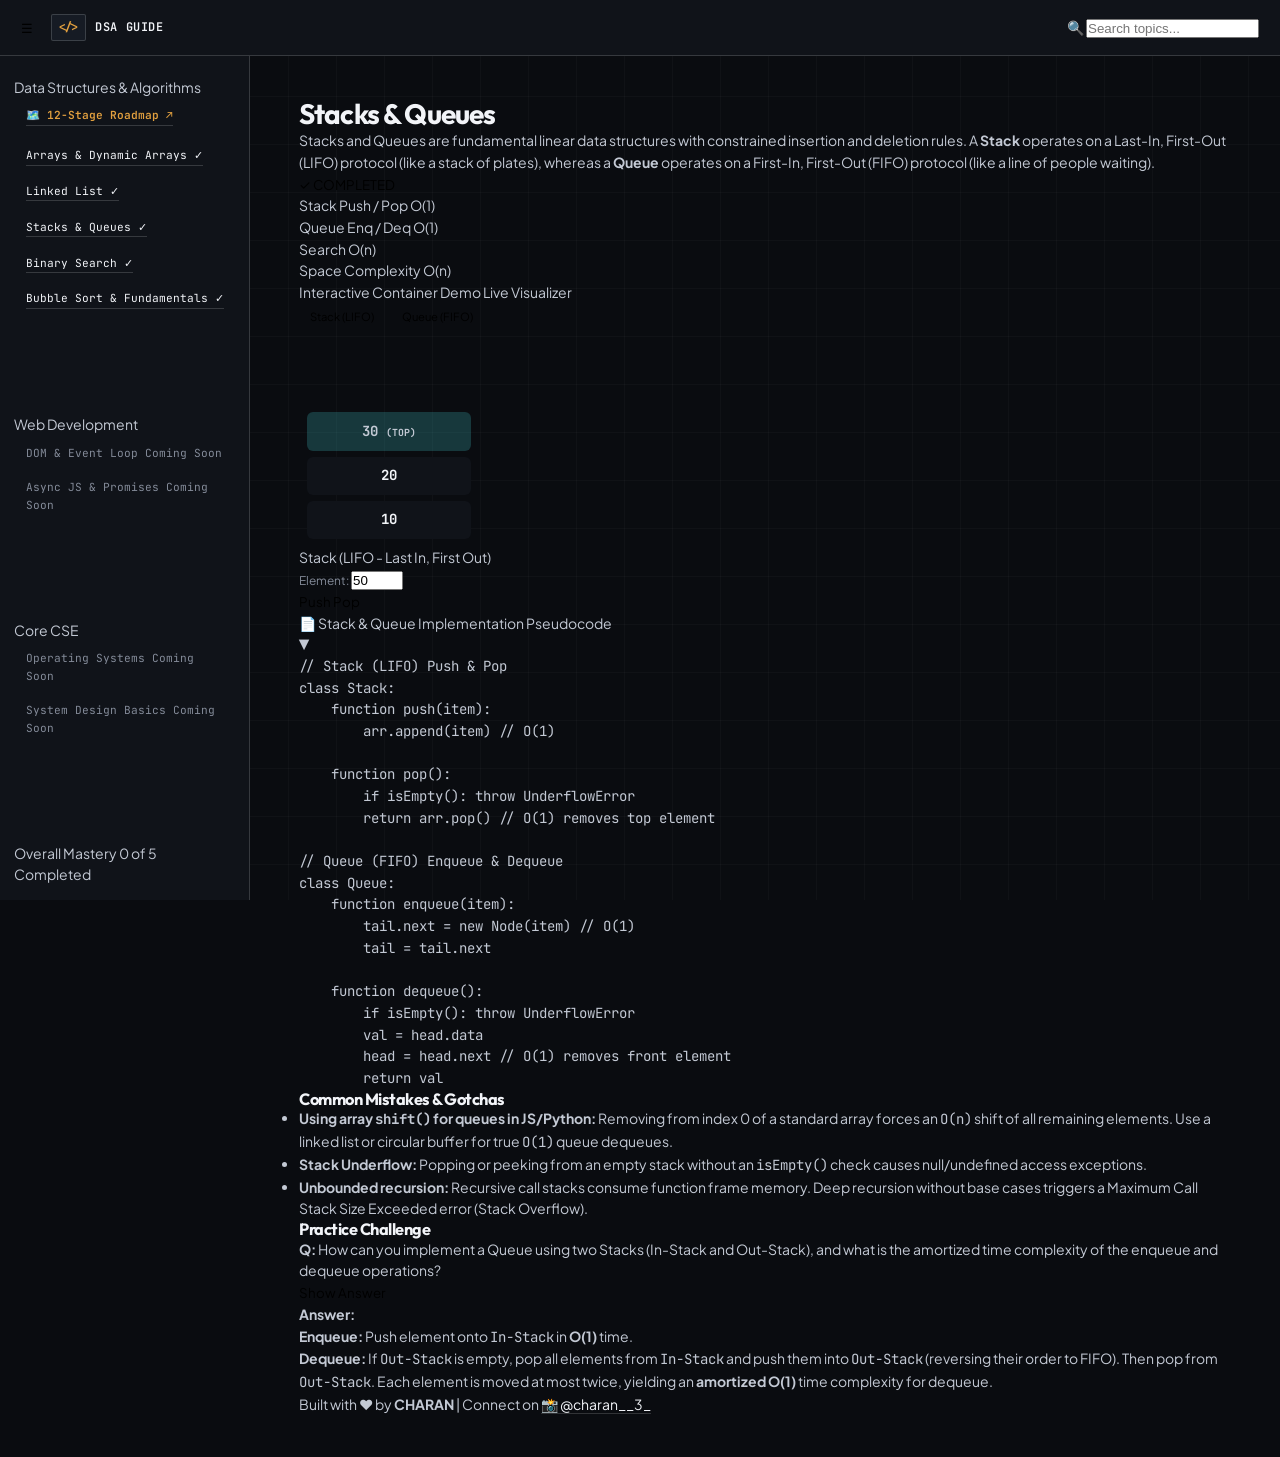
<file: dsa/stacks-queues.html>
<!DOCTYPE html>
<html lang="en">
<head>
  <meta charset="UTF-8">
  <meta name="viewport" content="width=device-width, initial-scale=1.0">
  <title>Stacks & Queues - DSA Guide</title>
  <meta name="description" content="Explore LIFO Stacks and FIFO Queues with interactive visualizer, push/pop and enqueue/dequeue operations, complexity guides, and practice questions.">
  <link rel="stylesheet" href="../css/style.css">
</head>
<body>

  <!-- Header -->
  <header id="app-header">
    <div class="header-left">
      <button id="sidebar-toggle" class="sidebar-toggle-btn" aria-label="Toggle Navigation">☰</button>
      <a href="../index.html" class="brand-logo">
        <div class="brand-icon">&lt;/&gt;</div>
        <span class="brand-text">DSA Guide</span>
      </a>
    </div>
    
    <div class="header-search">
      <span class="search-icon">🔍</span>
      <input type="text" id="sidebar-search" class="search-input" placeholder="Search topics..." aria-label="Search topics">
    </div>
  </header>

  <div class="layout-container">
    <!-- Sidebar -->
    <div id="sidebar-overlay" class="sidebar-overlay"></div>
    <aside id="app-sidebar">
      <div class="sidebar-section">
        <div class="sidebar-title">Data Structures & Algorithms</div>
        <ul class="sidebar-nav">
          <li class="sidebar-nav-item" style="margin-bottom:0.3rem;">
            <a href="roadmap.html" target="_blank" rel="noopener noreferrer" style="color:var(--accent); font-weight:600;">
              <span>🗺️ 12-Stage Roadmap ↗</span>
            </a>
          </li>
          <li class="sidebar-nav-item" data-topic-id="arrays">
            <a href="arrays.html">
              <span>Arrays & Dynamic Arrays</span>
              <span class="check-icon">✓</span>
            </a>
          </li>
          <li class="sidebar-nav-item" data-topic-id="linked-list">
            <a href="linked-list.html">
              <span>Linked List</span>
              <span class="check-icon">✓</span>
            </a>
          </li>
          <li class="sidebar-nav-item" data-topic-id="stacks-queues">
            <a href="stacks-queues.html">
              <span>Stacks & Queues</span>
              <span class="check-icon">✓</span>
            </a>
          </li>
          <li class="sidebar-nav-item" data-topic-id="binary-search">
            <a href="binary-search.html">
              <span>Binary Search</span>
              <span class="check-icon">✓</span>
            </a>
          </li>
          <li class="sidebar-nav-item" data-topic-id="sorting">
            <a href="sorting.html">
              <span>Bubble Sort & Fundamentals</span>
              <span class="check-icon">✓</span>
            </a>
          </li>
        </ul>
      </div>

      <div class="sidebar-section">
        <div class="sidebar-title">Web Development</div>
        <ul class="sidebar-nav">
          <li class="sidebar-nav-item disabled">
            <span>DOM & Event Loop <span class="badge-coming-soon">Coming Soon</span></span>
          </li>
          <li class="sidebar-nav-item disabled">
            <span>Async JS & Promises <span class="badge-coming-soon">Coming Soon</span></span>
          </li>
        </ul>
      </div>

      <div class="sidebar-section">
        <div class="sidebar-title">Core CSE</div>
        <ul class="sidebar-nav">
          <li class="sidebar-nav-item disabled">
            <span>Operating Systems <span class="badge-coming-soon">Coming Soon</span></span>
          </li>
          <li class="sidebar-nav-item disabled">
            <span>System Design Basics <span class="badge-coming-soon">Coming Soon</span></span>
          </li>
        </ul>
      </div>

      <div class="progress-widget">
        <div class="progress-label">
          <span>Overall Mastery</span>
          <span id="progress-text">0 of 5 Completed</span>
        </div>
        <div class="progress-bar-bg">
          <div id="progress-bar-fill" class="progress-bar-fill"></div>
        </div>
      </div>
    </aside>

    <!-- Main Content -->
    <main id="main-content">
      <div class="topic-header">
        <h1>Stacks & Queues</h1>
        <div class="topic-header-meta">
          <p>Stacks and Queues are fundamental linear data structures with constrained insertion and deletion rules. A <strong>Stack</strong> operates on a Last-In, First-Out (LIFO) protocol (like a stack of plates), whereas a <strong>Queue</strong> operates on a First-In, First-Out (FIFO) protocol (like a line of people waiting).</p>
          <button id="mark-complete-btn" class="btn btn-complete" data-topic-id="stacks-queues">
            <span>Mark as Complete</span>
          </button>
        </div>
      </div>

      <!-- Complexity Box -->
      <div class="complexity-box">
        <div class="complexity-item">
          <span class="complexity-label">Stack Push / Pop</span>
          <span class="complexity-val">O(1)</span>
        </div>
        <div class="complexity-item">
          <span class="complexity-label">Queue Enq / Deq</span>
          <span class="complexity-val">O(1)</span>
        </div>
        <div class="complexity-item">
          <span class="complexity-label">Search</span>
          <span class="complexity-val">O(n)</span>
        </div>
        <div class="complexity-item">
          <span class="complexity-label">Space Complexity</span>
          <span class="complexity-val space">O(n)</span>
        </div>
      </div>

      <!-- Visualizer Section -->
      <div class="visualizer-card">
        <div class="visualizer-header">
          <div class="visualizer-title">
            <span>Interactive Container Demo</span>
            <span class="visualizer-badge">Live Visualizer</span>
          </div>
          <div style="display: flex; gap: 0.5rem;">
            <button id="sq-mode-stack" class="btn btn-primary" style="padding:0.35rem 0.75rem; font-size:0.8rem;">Stack (LIFO)</button>
            <button id="sq-mode-queue" class="btn btn-secondary" style="padding:0.35rem 0.75rem; font-size:0.8rem;">Queue (FIFO)</button>
          </div>
        </div>

        <div class="visualizer-stage" id="sq-stage"></div>

        <div id="sq-log" class="visualizer-log">Ready. Select Mode and test Push/Pop or Enqueue/Dequeue.</div>

        <div class="visualizer-controls">
          <div class="control-group">
            <label for="sq-val-input" style="font-size:0.85rem; color:var(--text-muted);">Element:</label>
            <input type="number" id="sq-val-input" class="control-input" value="50" min="1" max="999">
          </div>
          <div class="control-group">
            <button id="sq-action1-btn" class="btn btn-primary">Push</button>
            <button id="sq-action2-btn" class="btn btn-secondary">Pop</button>
          </div>
        </div>
      </div>

      <!-- Collapsible Pseudocode Panel -->
      <div class="collapsible-card">
        <div class="collapsible-header">
          <div class="collapsible-title">
            <span>📄 Stack & Queue Implementation Pseudocode</span>
          </div>
          <span class="chevron-icon">▼</span>
        </div>
        <div class="collapsible-content">
          <pre class="code-block">
<span class="code-comment">// Stack (LIFO) Push & Pop</span>
<span class="code-keyword">class</span> <span class="code-function">Stack</span>:
    <span class="code-keyword">function</span> <span class="code-function">push</span>(item):
        arr.append(item) <span class="code-comment">// O(1)</span>

    <span class="code-keyword">function</span> <span class="code-function">pop</span>():
        <span class="code-keyword">if</span> isEmpty(): <span class="code-keyword">throw</span> UnderflowError
        <span class="code-keyword">return</span> arr.pop() <span class="code-comment">// O(1) removes top element</span>

<span class="code-comment">// Queue (FIFO) Enqueue & Dequeue</span>
<span class="code-keyword">class</span> <span class="code-function">Queue</span>:
    <span class="code-keyword">function</span> <span class="code-function">enqueue</span>(item):
        tail.next = <span class="code-keyword">new</span> Node(item) <span class="code-comment">// O(1)</span>
        tail = tail.next

    <span class="code-keyword">function</span> <span class="code-function">dequeue</span>():
        <span class="code-keyword">if</span> isEmpty(): <span class="code-keyword">throw</span> UnderflowError
        val = head.data
        head = head.next <span class="code-comment">// O(1) removes front element</span>
        <span class="code-keyword">return</span> val
</pre>
        </div>
      </div>

      <!-- Common Mistakes Section -->
      <div class="info-section">
        <h3>Common Mistakes & Gotchas</h3>
        <ul class="mistakes-list">
          <li><strong>Using array <code>shift()</code> for queues in JS/Python:</strong> Removing from index 0 of a standard array forces an <code>O(n)</code> shift of all remaining elements. Use a linked list or circular buffer for true <code>O(1)</code> queue dequeues.</li>
          <li><strong>Stack Underflow:</strong> Popping or peeking from an empty stack without an <code>isEmpty()</code> check causes null/undefined access exceptions.</li>
          <li><strong>Unbounded recursion:</strong> Recursive call stacks consume function frame memory. Deep recursion without base cases triggers a Maximum Call Stack Size Exceeded error (Stack Overflow).</li>
        </ul>
      </div>

      <!-- Practice Question Box -->
      <div class="info-section">
        <h3>Practice Challenge</h3>
        <div class="question-box">
          <div class="question-text">
            <strong>Q:</strong> How can you implement a Queue using two Stacks (In-Stack and Out-Stack), and what is the amortized time complexity of the enqueue and dequeue operations?
          </div>
          <button class="btn btn-secondary toggle-answer-btn">Show Answer</button>
          <div class="answer-content">
            <p><strong>Answer:</strong></p>
            <p><strong>Enqueue:</strong> Push element onto <code>In-Stack</code> in <strong>O(1)</strong> time.</p>
            <p><strong>Dequeue:</strong> If <code>Out-Stack</code> is empty, pop all elements from <code>In-Stack</code> and push them into <code>Out-Stack</code> (reversing their order to FIFO). Then pop from <code>Out-Stack</code>. Each element is moved at most twice, yielding an <strong>amortized O(1)</strong> time complexity for dequeue.</p>
          </div>
        </div>
      </div>
      <!-- Footer -->
      <footer class="app-footer">
        <p>Built with ❤️ by <strong>CHARAN</strong> | Connect on <a href="https://www.instagram.com/charan__3_/" target="_blank" rel="noopener noreferrer" class="instagram-link">📸 @charan__3_</a></p>
      </footer>
    </main>
  </div>

  <script src="../js/main.js"></script>
  <script src="../js/visualizer.js"></script>
  <script>
    document.addEventListener('DOMContentLoaded', () => {
      window.DSAVisualizers.initStackQueueDemo('sq-stage');
    });
  </script>
</body>
</html>
</file>
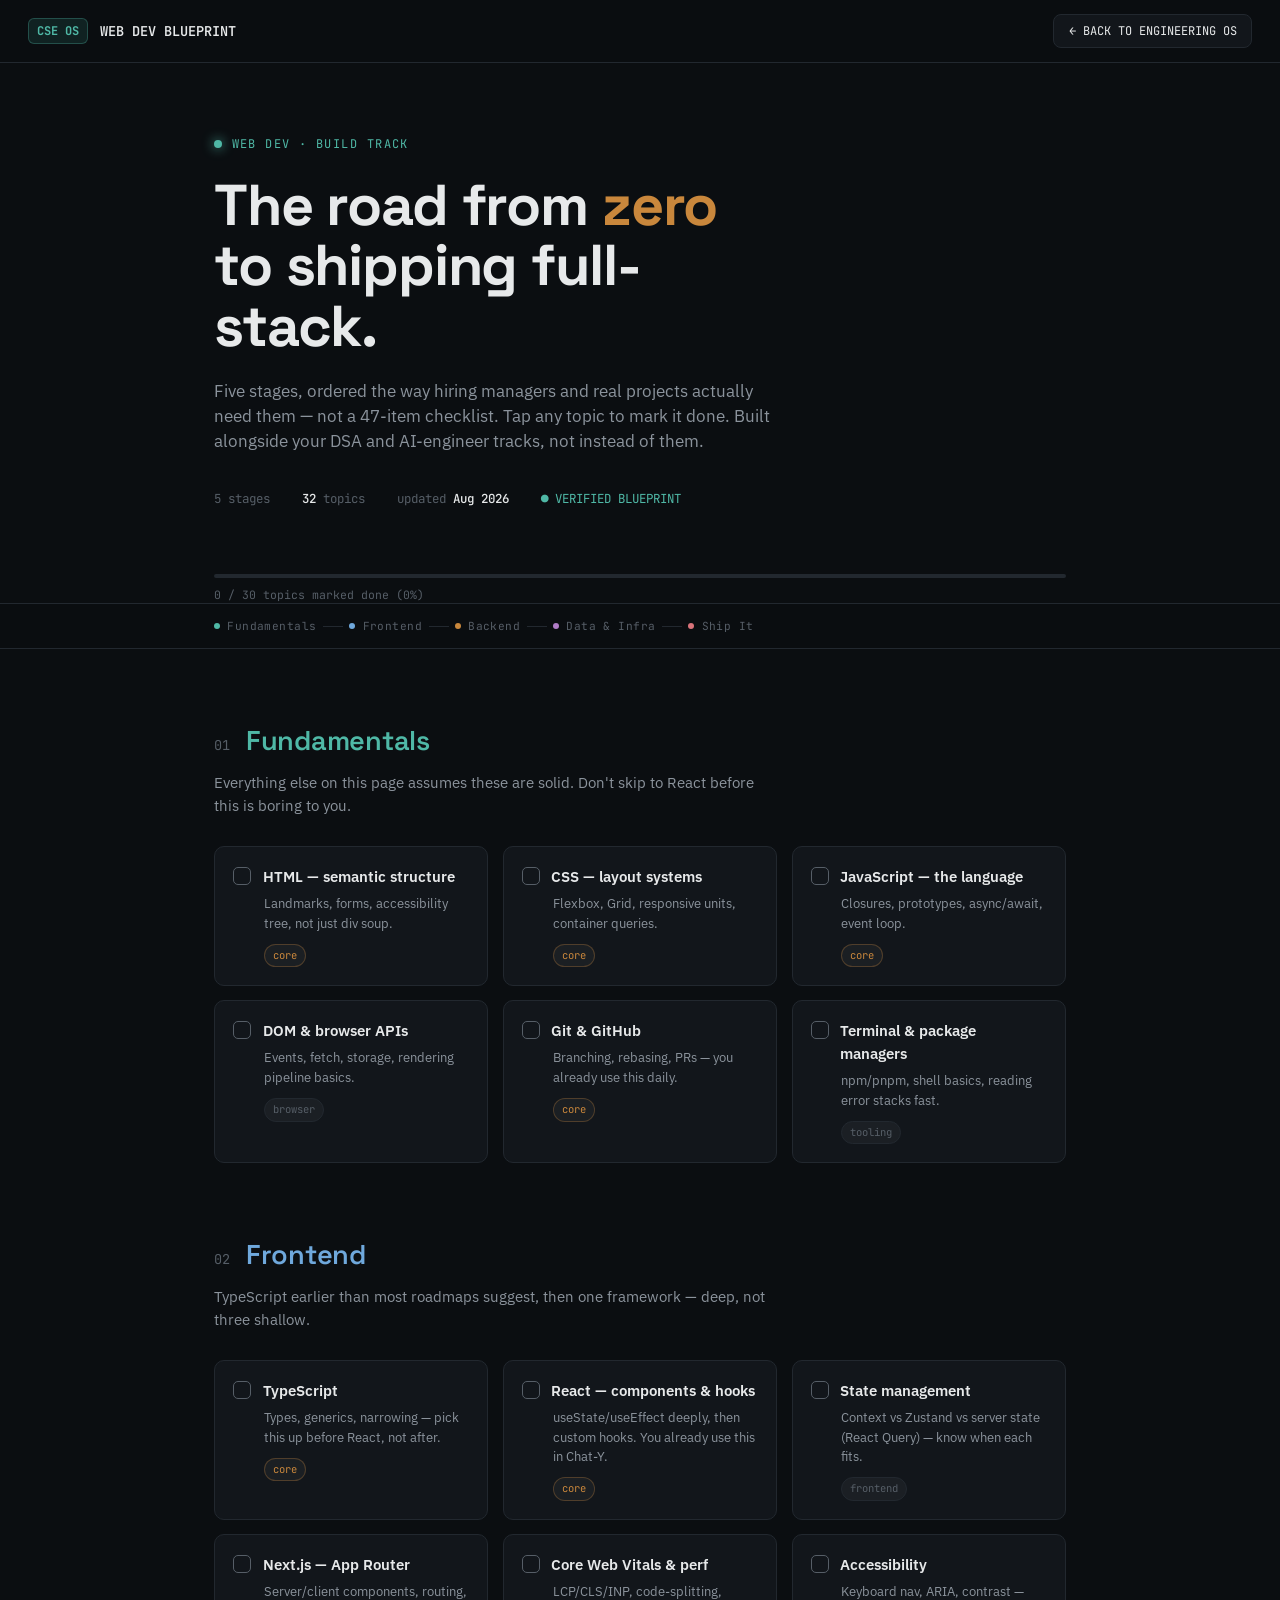
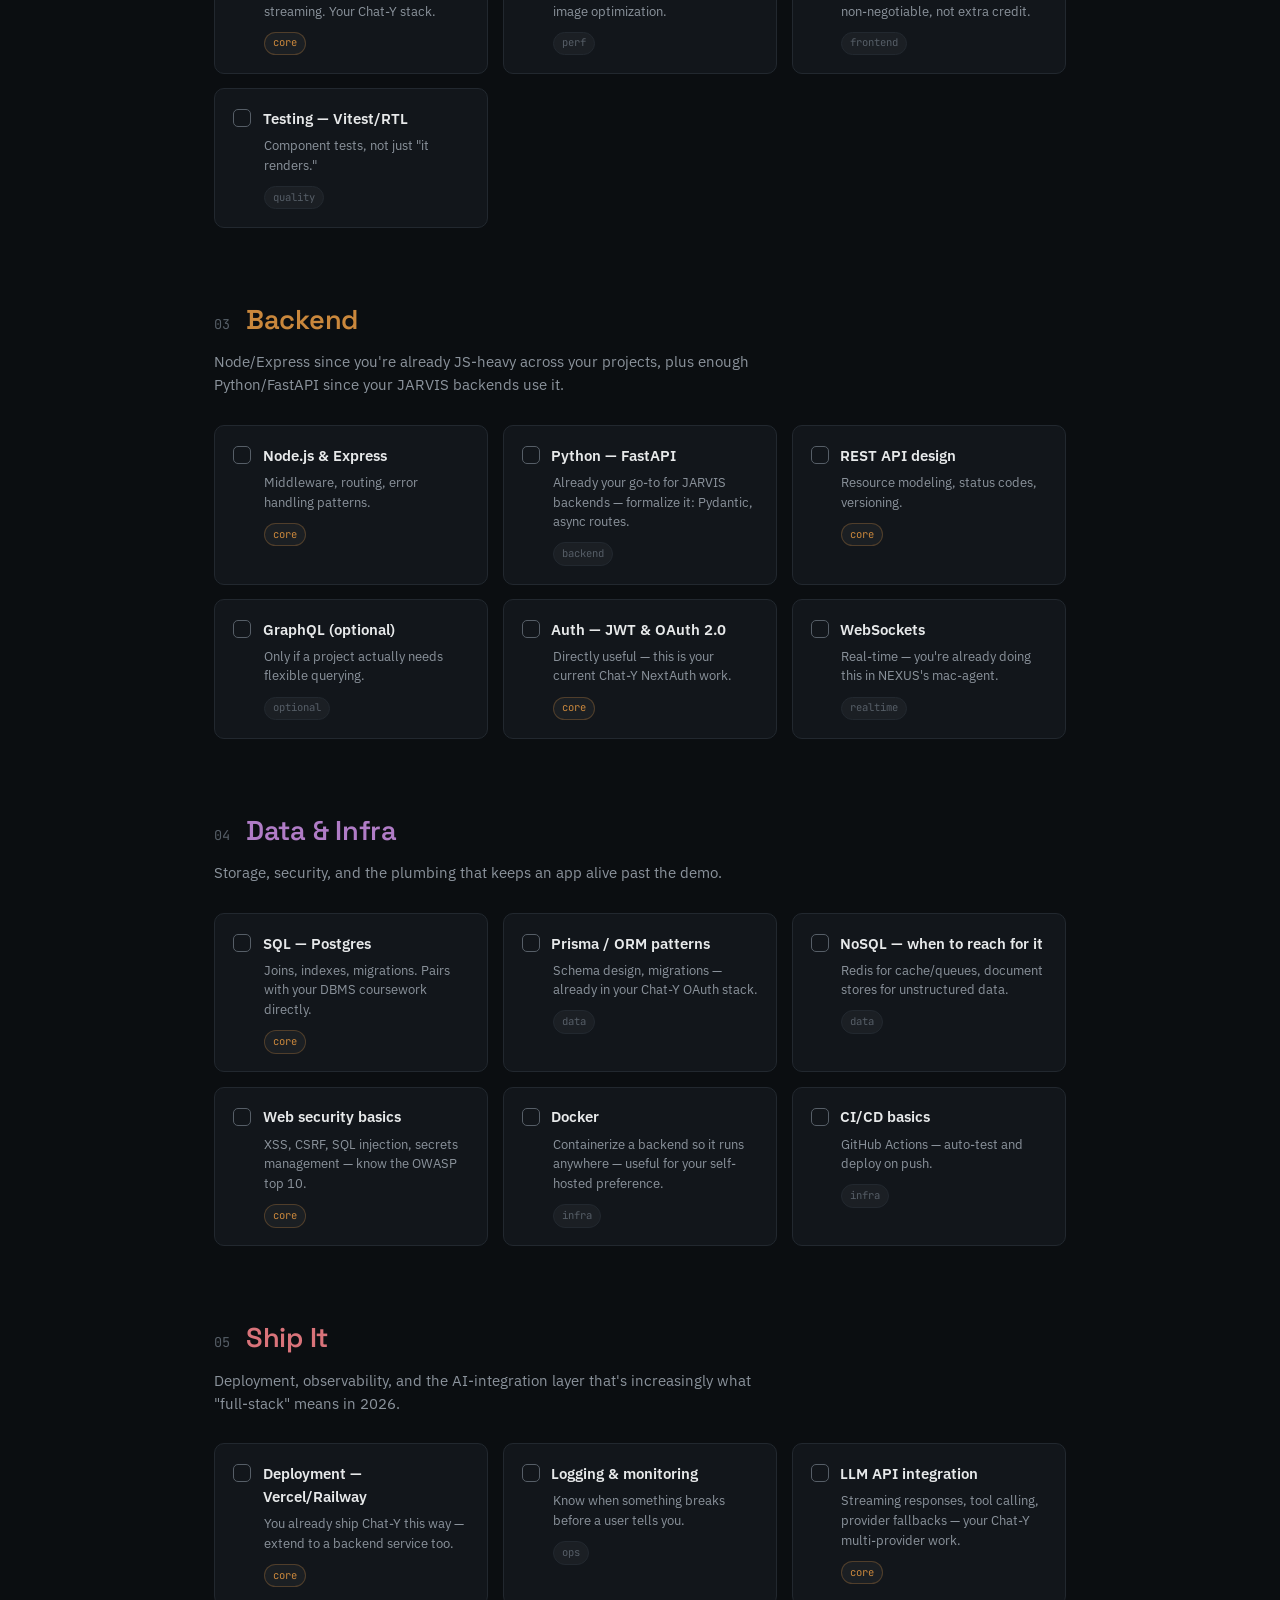
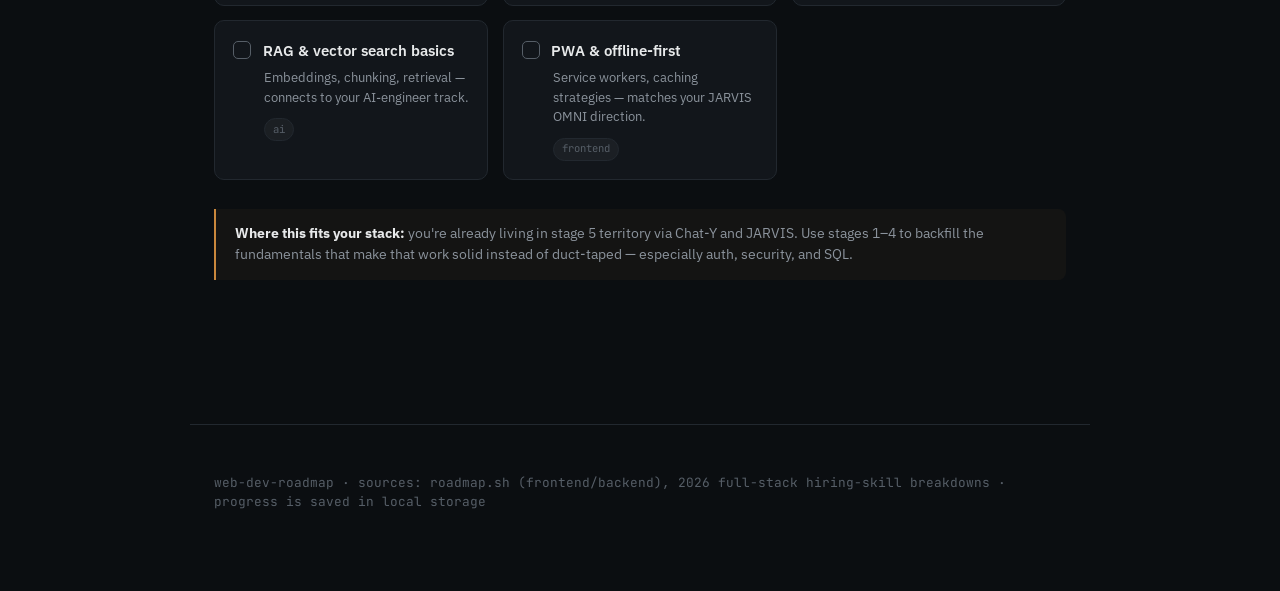
<file: dsa/webdev-roadmap.html>
<!DOCTYPE html>
<html lang="en">
<head>
<meta charset="UTF-8">
<meta name="viewport" content="width=device-width, initial-scale=1.0">
<title>Web Dev Roadmap — 2026 | CSE Guide</title>
<link rel="preconnect" href="https://fonts.googleapis.com">
<link rel="preconnect" href="https://fonts.gstatic.com" crossorigin>
<link href="https://fonts.googleapis.com/css2?family=Space+Grotesk:wght@400;500;600;700&family=IBM+Plex+Sans:wght@400;500;600&family=JetBrains+Mono:wght@400;500;600&family=Sora:wght@400;500;600;700&display=swap" rel="stylesheet">
<style>
  :root{
    --bg:#0B0E11;
    --bg-raised:#12161B;
    --line:#22282F;
    --copper:#C9873C;
    --copper-soft:rgba(201,135,60,0.12);
    --teal:#4FB8A6;
    --teal-soft:rgba(79,184,166,0.12);
    --text:#E7E9EA;
    --text-dim:#8B939C;
    --text-faint:#565E67;
  }
  *{margin:0;padding:0;box-sizing:border-box;}
  html{scroll-behavior:smooth;}
  body{
    background:var(--bg);
    color:var(--text);
    font-family:'IBM Plex Sans',sans-serif;
    line-height:1.5;
    -webkit-font-smoothing:antialiased;
  }
  ::selection{background:var(--copper);color:#0B0E11;}

  /* ---------- TOP NAV BAR ---------- */
  .top-nav {
    position: sticky;
    top: 0;
    z-index: 100;
    background: rgba(11, 14, 17, 0.9);
    backdrop-filter: blur(14px);
    -webkit-backdrop-filter: blur(14px);
    border-bottom: 1px solid var(--line);
    padding: 0.85rem 1.75rem;
    display: flex;
    justify-content: space-between;
    align-items: center;
  }
  .brand-group {
    display: flex;
    align-items: center;
    gap: 0.75rem;
    text-decoration: none;
    color: var(--text);
    font-family: 'JetBrains Mono', monospace;
    font-size: 0.85rem;
    font-weight: 600;
  }
  .brand-badge {
    background: var(--teal-soft);
    border: 1px solid rgba(79,184,166,0.3);
    color: var(--teal);
    font-weight: 700;
    font-size: 0.75rem;
    padding: 3px 8px;
    border-radius: 6px;
  }
  .btn-back-hub {
    display: inline-flex;
    align-items: center;
    gap: 0.5rem;
    background: var(--bg-raised);
    border: 1px solid var(--line);
    color: var(--text);
    padding: 0.45rem 0.9rem;
    border-radius: 8px;
    font-family: 'JetBrains Mono', monospace;
    font-size: 0.75rem;
    text-decoration: none;
    transition: all 0.2s ease;
  }
  .btn-back-hub:hover {
    border-color: var(--teal);
    color: var(--teal);
  }

  /* ---------- HERO ---------- */
  .hero{
    padding:4.5rem 1.5rem 3.5rem;
    max-width:900px;
    margin:0 auto;
    position:relative;
  }
  .hero-eyebrow{
    font-family:'JetBrains Mono',monospace;
    font-size:0.75rem;
    letter-spacing:0.12em;
    text-transform:uppercase;
    color:var(--teal);
    display:flex;
    align-items:center;
    gap:0.6rem;
    margin-bottom:1.4rem;
  }
  .hero-eyebrow::before{
    content:"";
    width:8px;height:8px;
    background:var(--teal);
    border-radius:50%;
    box-shadow:0 0 12px var(--teal);
    animation: pulse-dot 2s infinite ease-in-out;
  }
  @keyframes pulse-dot {
    0%, 100% { opacity: 1; transform: scale(1); }
    50% { opacity: 0.4; transform: scale(0.85); }
  }
  .hero h1{
    font-family:'Space Grotesk',sans-serif;
    font-weight:700;
    font-size:clamp(2.4rem,6vw,3.6rem);
    line-height:1.05;
    letter-spacing:-0.02em;
    max-width:14ch;
  }
  .hero h1 em{
    font-style:normal;
    color:var(--copper);
  }
  .hero p{
    margin-top:1.4rem;
    max-width:56ch;
    color:var(--text-dim);
    font-size:1.05rem;
  }
  .hero-meta{
    margin-top:2.2rem;
    display:flex;
    gap:2rem;
    flex-wrap:wrap;
    font-family:'JetBrains Mono',monospace;
    font-size:0.78rem;
    color:var(--text-faint);
  }
  .hero-meta strong{color:var(--text);font-weight:500;}

  /* ---------- ROUTE PROGRESS BAR ---------- */
  .route-strip{
    position:sticky;
    top:57px;
    z-index:50;
    background:rgba(11,14,17,0.92);
    backdrop-filter:blur(10px);
    border-bottom:1px solid var(--line);
    border-top:1px solid var(--line);
  }
  .route-track{
    max-width:900px;
    margin:0 auto;
    padding:0.85rem 1.5rem;
    display:flex;
    align-items:center;
    gap:0;
    overflow-x:auto;
    scrollbar-width:none;
  }
  .route-track::-webkit-scrollbar{display:none;}
  .route-node{
    flex:0 0 auto;
    display:flex;
    align-items:center;
    text-decoration:none;
    font-family:'JetBrains Mono',monospace;
    font-size:0.7rem;
    letter-spacing:0.04em;
    color:var(--text-faint);
    white-space:nowrap;
    transition:color 0.2s;
  }
  .route-node:hover{color:var(--text);}
  .route-node .dot{
    width:6px;height:6px;
    border-radius:50%;
    background:var(--text-faint);
    margin-right:0.45rem;
    flex:0 0 auto;
  }
  .route-node[data-stage="1"] .dot{background:var(--teal);}
  .route-node[data-stage="2"] .dot{background:#6FA8DC;}
  .route-node[data-stage="3"] .dot{background:var(--copper);}
  .route-node[data-stage="4"] .dot{background:#B07CC6;}
  .route-node[data-stage="5"] .dot{background:#D9737A;}
  .route-connector{
    width:20px;height:1px;
    background:var(--line);
    flex:0 0 auto;
    margin:0 0.4rem;
  }

  /* ---------- MAIN LAYOUT ---------- */
  main{max-width:900px;margin:0 auto;padding:0 1.5rem 6rem;}

  .stage{
    padding-top:4.5rem;
    scroll-margin-top:7rem;
  }
  .stage-head{
    display:flex;
    align-items:baseline;
    gap:1rem;
    margin-bottom:0.6rem;
  }
  .stage-index{
    font-family:'JetBrains Mono',monospace;
    font-size:0.85rem;
    color:var(--text-faint);
  }
  .stage h2{
    font-family:'Space Grotesk',sans-serif;
    font-weight:600;
    font-size:1.7rem;
    letter-spacing:-0.01em;
  }
  .stage[data-stage="1"] h2{color:var(--teal);}
  .stage[data-stage="2"] h2{color:#6FA8DC;}
  .stage[data-stage="3"] h2{color:var(--copper);}
  .stage[data-stage="4"] h2{color:#B07CC6;}
  .stage[data-stage="5"] h2{color:#D9737A;}
  .stage-sub{
    color:var(--text-dim);
    max-width:62ch;
    margin-bottom:1.8rem;
    font-size:0.96rem;
  }

  .topic-grid{
    display:grid;
    grid-template-columns:repeat(auto-fit,minmax(240px,1fr));
    gap:0.9rem;
  }
  .topic-card{
    background:var(--bg-raised);
    border:1px solid var(--line);
    border-radius:10px;
    padding:1.1rem 1.15rem;
    cursor:pointer;
    transition:border-color 0.15s, transform 0.15s;
    user-select:none;
  }
  .topic-card:hover{border-color:var(--text-faint);transform:translateY(-1px);}
  .topic-card.done{
    border-color:var(--teal);
    background:linear-gradient(180deg, rgba(79,184,166,0.07), transparent);
  }
  .topic-head{
    display:flex;
    align-items:flex-start;
    gap:0.7rem;
  }
  .check{
    flex:0 0 auto;
    width:18px;height:18px;
    border-radius:5px;
    border:1.5px solid var(--text-faint);
    margin-top:0.15rem;
    position:relative;
    transition:all 0.15s;
  }
  .topic-card.done .check{
    background:var(--teal);
    border-color:var(--teal);
  }
  .topic-card.done .check::after{
    content:"";
    position:absolute;
    left:5px;top:1px;
    width:4px;height:9px;
    border:solid #0B0E11;
    border-width:0 2px 2px 0;
    transform:rotate(40deg);
  }
  .topic-title{
    font-weight:600;
    font-size:0.95rem;
    color:var(--text);
  }
  .topic-card.done .topic-title{color:var(--text-dim);text-decoration:line-through;text-decoration-color:var(--text-faint);}
  .topic-desc{
    margin-top:0.4rem;
    font-size:0.82rem;
    color:var(--text-dim);
    padding-left:1.9rem;
  }
  .topic-tags{
    margin-top:0.65rem;
    padding-left:1.9rem;
    display:flex;
    gap:0.4rem;
    flex-wrap:wrap;
  }
  .tag{
    font-family:'JetBrains Mono',monospace;
    font-size:0.66rem;
    padding:0.18rem 0.5rem;
    border-radius:20px;
    background:rgba(255,255,255,0.04);
    color:var(--text-faint);
    border:1px solid var(--line);
  }
  .tag.core{color:var(--copper);border-color:rgba(201,135,60,0.3);}

  .callout{
    margin-top:1.8rem;
    border-left:2px solid var(--copper);
    padding:0.9rem 1.2rem;
    background:rgba(201,135,60,0.05);
    border-radius:0 8px 8px 0;
    font-size:0.88rem;
    color:var(--text-dim);
  }
  .callout strong{color:var(--text);}

  /* ---------- PROGRESS SUMMARY ---------- */
  .progress-bar-wrap{
    max-width:900px;margin:0 auto;padding:0 1.5rem;
  }
  .progress-shell{
    height:4px;
    background:var(--line);
    border-radius:4px;
    overflow:hidden;
    margin-top:0.6rem;
  }
  .progress-fill{
    height:100%;
    width:0%;
    background:linear-gradient(90deg, var(--teal), var(--copper));
    transition:width 0.3s ease;
  }
  .progress-label{
    font-family:'JetBrains Mono',monospace;
    font-size:0.72rem;
    color:var(--text-faint);
    margin-top:0.5rem;
  }

  /* ---------- FOOTER NOTE ---------- */
  footer{
    max-width:900px;margin:0 auto;
    padding:3rem 1.5rem 5rem;
    color:var(--text-faint);
    font-size:0.8rem;
    font-family:'JetBrains Mono',monospace;
    border-top:1px solid var(--line);
    margin-top:3rem;
  }

  @media(max-width:600px){
    .hero{padding:3rem 1.2rem 2rem;}
    .stage{padding-top:3rem;}
    .route-strip{top:54px;}
  }
</style>
</head>
<body>

<!-- Top Navigation -->
<div class="top-nav">
  <div class="brand-group">
    <span class="brand-badge">CSE OS</span>
    <span>WEB DEV BLUEPRINT</span>
  </div>
  <a href="../index.html#dev" class="btn-back-hub">
    <span>← BACK TO ENGINEERING OS</span>
  </a>
</div>

<div class="hero">
  <div class="hero-eyebrow">web dev · build track</div>
  <h1>The road from <em>zero</em> to shipping full-stack.</h1>
  <p>Five stages, ordered the way hiring managers and real projects actually need them — not a 47-item checklist. Tap any topic to mark it done. Built alongside your DSA and AI-engineer tracks, not instead of them.</p>
  <div class="hero-meta">
    <span>5 stages</span>
    <span><strong>32</strong> topics</span>
    <span>updated <strong>Aug 2026</strong></span>
    <span style="color:var(--teal);">● VERIFIED BLUEPRINT</span>
  </div>
</div>

<div class="progress-bar-wrap">
  <div class="progress-shell"><div class="progress-fill" id="progressFill"></div></div>
  <div class="progress-label" id="progressLabel">0 / 32 topics marked done</div>
</div>

<div class="route-strip">
  <div class="route-track">
    <a href="#stage-1" class="route-node" data-stage="1"><span class="dot"></span>Fundamentals</a>
    <span class="route-connector"></span>
    <a href="#stage-2" class="route-node" data-stage="2"><span class="dot"></span>Frontend</a>
    <span class="route-connector"></span>
    <a href="#stage-3" class="route-node" data-stage="3"><span class="dot"></span>Backend</a>
    <span class="route-connector"></span>
    <a href="#stage-4" class="route-node" data-stage="4"><span class="dot"></span>Data &amp; Infra</a>
    <span class="route-connector"></span>
    <a href="#stage-5" class="route-node" data-stage="5"><span class="dot"></span>Ship It</a>
  </div>
</div>

<main>

  <!-- STAGE 1 -->
  <section class="stage" id="stage-1" data-stage="1">
    <div class="stage-head"><span class="stage-index">01</span><h2>Fundamentals</h2></div>
    <p class="stage-sub">Everything else on this page assumes these are solid. Don't skip to React before this is boring to you.</p>
    <div class="topic-grid">
      <div class="topic-card" data-id="html"><div class="topic-head"><div class="check"></div><div class="topic-title">HTML — semantic structure</div></div><div class="topic-desc">Landmarks, forms, accessibility tree, not just div soup.</div><div class="topic-tags"><span class="tag core">core</span></div></div>
      <div class="topic-card" data-id="css"><div class="topic-head"><div class="check"></div><div class="topic-title">CSS — layout systems</div></div><div class="topic-desc">Flexbox, Grid, responsive units, container queries.</div><div class="topic-tags"><span class="tag core">core</span></div></div>
      <div class="topic-card" data-id="js-core"><div class="topic-head"><div class="check"></div><div class="topic-title">JavaScript — the language</div></div><div class="topic-desc">Closures, prototypes, async/await, event loop.</div><div class="topic-tags"><span class="tag core">core</span></div></div>
      <div class="topic-card" data-id="dom"><div class="topic-head"><div class="check"></div><div class="topic-title">DOM &amp; browser APIs</div></div><div class="topic-desc">Events, fetch, storage, rendering pipeline basics.</div><div class="topic-tags"><span class="tag">browser</span></div></div>
      <div class="topic-card" data-id="git"><div class="topic-head"><div class="check"></div><div class="topic-title">Git &amp; GitHub</div></div><div class="topic-desc">Branching, rebasing, PRs — you already use this daily.</div><div class="topic-tags"><span class="tag core">core</span></div></div>
      <div class="topic-card" data-id="cli"><div class="topic-head"><div class="check"></div><div class="topic-title">Terminal &amp; package managers</div></div><div class="topic-desc">npm/pnpm, shell basics, reading error stacks fast.</div><div class="topic-tags"><span class="tag">tooling</span></div></div>
    </div>
  </section>

  <!-- STAGE 2 -->
  <section class="stage" id="stage-2" data-stage="2">
    <div class="stage-head"><span class="stage-index">02</span><h2>Frontend</h2></div>
    <p class="stage-sub">TypeScript earlier than most roadmaps suggest, then one framework — deep, not three shallow.</p>
    <div class="topic-grid">
      <div class="topic-card" data-id="ts"><div class="topic-head"><div class="check"></div><div class="topic-title">TypeScript</div></div><div class="topic-desc">Types, generics, narrowing — pick this up before React, not after.</div><div class="topic-tags"><span class="tag core">core</span></div></div>
      <div class="topic-card" data-id="react"><div class="topic-head"><div class="check"></div><div class="topic-title">React — components &amp; hooks</div></div><div class="topic-desc">useState/useEffect deeply, then custom hooks. You already use this in Chat-Y.</div><div class="topic-tags"><span class="tag core">core</span></div></div>
      <div class="topic-card" data-id="state"><div class="topic-head"><div class="check"></div><div class="topic-title">State management</div></div><div class="topic-desc">Context vs Zustand vs server state (React Query) — know when each fits.</div><div class="topic-tags"><span class="tag">frontend</span></div></div>
      <div class="topic-card" data-id="nextjs"><div class="topic-head"><div class="check"></div><div class="topic-title">Next.js — App Router</div></div><div class="topic-desc">Server/client components, routing, streaming. Your Chat-Y stack.</div><div class="topic-tags"><span class="tag core">core</span></div></div>
      <div class="topic-card" data-id="perf"><div class="topic-head"><div class="check"></div><div class="topic-title">Core Web Vitals &amp; perf</div></div><div class="topic-desc">LCP/CLS/INP, code-splitting, image optimization.</div><div class="topic-tags"><span class="tag">perf</span></div></div>
      <div class="topic-card" data-id="a11y"><div class="topic-head"><div class="check"></div><div class="topic-title">Accessibility</div></div><div class="topic-desc">Keyboard nav, ARIA, contrast — non-negotiable, not extra credit.</div><div class="topic-tags"><span class="tag">frontend</span></div></div>
      <div class="topic-card" data-id="testing-fe"><div class="topic-head"><div class="check"></div><div class="topic-title">Testing — Vitest/RTL</div></div><div class="topic-desc">Component tests, not just "it renders."</div><div class="topic-tags"><span class="tag">quality</span></div></div>
    </div>
  </section>

  <!-- STAGE 3 -->
  <section class="stage" id="stage-3" data-stage="3">
    <div class="stage-head"><span class="stage-index">03</span><h2>Backend</h2></div>
    <p class="stage-sub">Node/Express since you're already JS-heavy across your projects, plus enough Python/FastAPI since your JARVIS backends use it.</p>
    <div class="topic-grid">
      <div class="topic-card" data-id="node"><div class="topic-head"><div class="check"></div><div class="topic-title">Node.js &amp; Express</div></div><div class="topic-desc">Middleware, routing, error handling patterns.</div><div class="topic-tags"><span class="tag core">core</span></div></div>
      <div class="topic-card" data-id="fastapi"><div class="topic-head"><div class="check"></div><div class="topic-title">Python — FastAPI</div></div><div class="topic-desc">Already your go-to for JARVIS backends — formalize it: Pydantic, async routes.</div><div class="topic-tags"><span class="tag">backend</span></div></div>
      <div class="topic-card" data-id="rest"><div class="topic-head"><div class="check"></div><div class="topic-title">REST API design</div></div><div class="topic-desc">Resource modeling, status codes, versioning.</div><div class="topic-tags"><span class="tag core">core</span></div></div>
      <div class="topic-card" data-id="graphql"><div class="topic-head"><div class="check"></div><div class="topic-title">GraphQL (optional)</div></div><div class="topic-desc">Only if a project actually needs flexible querying.</div><div class="topic-tags"><span class="tag">optional</span></div></div>
      <div class="topic-card" data-id="auth"><div class="topic-head"><div class="check"></div><div class="topic-title">Auth — JWT &amp; OAuth 2.0</div></div><div class="topic-desc">Directly useful — this is your current Chat-Y NextAuth work.</div><div class="topic-tags"><span class="tag core">core</span></div></div>
      <div class="topic-card" data-id="websocket"><div class="topic-head"><div class="check"></div><div class="topic-title">WebSockets</div></div><div class="topic-desc">Real-time — you're already doing this in NEXUS's mac-agent.</div><div class="topic-tags"><span class="tag">realtime</span></div></div>
    </div>
  </section>

  <!-- STAGE 4 -->
  <section class="stage" id="stage-4" data-stage="4">
    <div class="stage-head"><span class="stage-index">04</span><h2>Data &amp; Infra</h2></div>
    <p class="stage-sub">Storage, security, and the plumbing that keeps an app alive past the demo.</p>
    <div class="topic-grid">
      <div class="topic-card" data-id="sql"><div class="topic-head"><div class="check"></div><div class="topic-title">SQL — Postgres</div></div><div class="topic-desc">Joins, indexes, migrations. Pairs with your DBMS coursework directly.</div><div class="topic-tags"><span class="tag core">core</span></div></div>
      <div class="topic-card" data-id="orm"><div class="topic-head"><div class="check"></div><div class="topic-title">Prisma / ORM patterns</div></div><div class="topic-desc">Schema design, migrations — already in your Chat-Y OAuth stack.</div><div class="topic-tags"><span class="tag">data</span></div></div>
      <div class="topic-card" data-id="nosql"><div class="topic-head"><div class="check"></div><div class="topic-title">NoSQL — when to reach for it</div></div><div class="topic-desc">Redis for cache/queues, document stores for unstructured data.</div><div class="topic-tags"><span class="tag">data</span></div></div>
      <div class="topic-card" data-id="security"><div class="topic-head"><div class="check"></div><div class="topic-title">Web security basics</div></div><div class="topic-desc">XSS, CSRF, SQL injection, secrets management — know the OWASP top 10.</div><div class="topic-tags"><span class="tag core">core</span></div></div>
      <div class="topic-card" data-id="docker"><div class="topic-head"><div class="check"></div><div class="topic-title">Docker</div></div><div class="topic-desc">Containerize a backend so it runs anywhere — useful for your self-hosted preference.</div><div class="topic-tags"><span class="tag">infra</span></div></div>
      <div class="topic-card" data-id="cicd"><div class="topic-head"><div class="check"></div><div class="topic-title">CI/CD basics</div></div><div class="topic-desc">GitHub Actions — auto-test and deploy on push.</div><div class="topic-tags"><span class="tag">infra</span></div></div>
    </div>
  </section>

  <!-- STAGE 5 -->
  <section class="stage" id="stage-5" data-stage="5">
    <div class="stage-head"><span class="stage-index">05</span><h2>Ship It</h2></div>
    <p class="stage-sub">Deployment, observability, and the AI-integration layer that's increasingly what "full-stack" means in 2026.</p>
    <div class="topic-grid">
      <div class="topic-card" data-id="deploy"><div class="topic-head"><div class="check"></div><div class="topic-title">Deployment — Vercel/Railway</div></div><div class="topic-desc">You already ship Chat-Y this way — extend to a backend service too.</div><div class="topic-tags"><span class="tag core">core</span></div></div>
      <div class="topic-card" data-id="monitoring"><div class="topic-head"><div class="check"></div><div class="topic-title">Logging &amp; monitoring</div></div><div class="topic-desc">Know when something breaks before a user tells you.</div><div class="topic-tags"><span class="tag">ops</span></div></div>
      <div class="topic-card" data-id="llm-integration"><div class="topic-head"><div class="check"></div><div class="topic-title">LLM API integration</div></div><div class="topic-desc">Streaming responses, tool calling, provider fallbacks — your Chat-Y multi-provider work.</div><div class="topic-tags"><span class="tag core">core</span></div></div>
      <div class="topic-card" data-id="rag"><div class="topic-head"><div class="check"></div><div class="topic-title">RAG &amp; vector search basics</div></div><div class="topic-desc">Embeddings, chunking, retrieval — connects to your AI-engineer track.</div><div class="topic-tags"><span class="tag">ai</span></div></div>
      <div class="topic-card" data-id="pwa"><div class="topic-head"><div class="check"></div><div class="topic-title">PWA &amp; offline-first</div></div><div class="topic-desc">Service workers, caching strategies — matches your JARVIS OMNI direction.</div><div class="topic-tags"><span class="tag">frontend</span></div></div>
    </div>
    <div class="callout"><strong>Where this fits your stack:</strong> you're already living in stage 5 territory via Chat-Y and JARVIS. Use stages 1–4 to backfill the fundamentals that make that work solid instead of duct-taped — especially auth, security, and SQL.</div>
  </section>

</main>

<footer>
  web-dev-roadmap · sources: roadmap.sh (frontend/backend), 2026 full-stack hiring-skill breakdowns · progress is saved in local storage
</footer>

<script>
  const STORAGE_KEY = 'cse_webdev_roadmap_progress_v1';
  const cards = document.querySelectorAll('.topic-card');
  const fill = document.getElementById('progressFill');
  const label = document.getElementById('progressLabel');
  const total = cards.length;

  let saved = {};
  try {
    saved = JSON.parse(localStorage.getItem(STORAGE_KEY) || '{}');
  } catch(e) {}

  cards.forEach(card => {
    const id = card.getAttribute('data-id');
    if (saved[id]) {
      card.classList.add('done');
    }
  });

  function updateProgress(){
    const done = document.querySelectorAll('.topic-card.done').length;
    fill.style.width = (done/total*100) + '%';
    label.textContent = done + ' / ' + total + ' topics marked done (' + Math.round(done/total*100) + '%)';
    
    const stateObj = {};
    cards.forEach(c => {
      stateObj[c.getAttribute('data-id')] = c.classList.contains('done');
    });
    try {
      localStorage.setItem(STORAGE_KEY, JSON.stringify(stateObj));
    } catch(e) {}
  }

  cards.forEach(card => {
    card.addEventListener('click', () => {
      card.classList.toggle('done');
      updateProgress();
    });
  });

  updateProgress();
</script>

</body>
</html>
</file>
<file: css/style.css>
/* ==========================================================================
   CSE CAREER OS — Editorial Technical Laboratory System
   Philosophy: Editorial + Technical + Intelligent + Tactile
   Palette: Charcoal, Graphite, Soft Silver, Deep Ink, Warm Monospace
   ========================================================================== */

@import url('https://fonts.googleapis.com/css2?family=Inter:wght@300;400;500;600;700&family=JetBrains+Mono:ital,wght@0,300;0,400;0,500;0,600;0,700;1,400&family=Outfit:wght@400;500;600;700;800;900&family=Plus+Jakarta+Sans:wght@400;500;600;700;800&display=swap');

:root {
  /* Restrained Engineering Palette (Dark Mode Default) */
  --bg-base: #0a0c10;
  --bg-surface: #101319;
  --bg-surface-elevated: #161b24;
  --bg-surface-hover: #1c222e;
  --bg-subtle: #12151d;

  /* Architectural Hairlines & Grid Lines */
  --hairline: rgba(255, 255, 255, 0.08);
  --hairline-strong: rgba(255, 255, 255, 0.16);
  --hairline-focus: rgba(255, 255, 255, 0.3);

  /* Restrained Semantic Accent (Warm Ochre / Subtle Amber) */
  --accent: #e2a03f;
  --accent-muted: rgba(226, 160, 63, 0.15);
  --accent-border: rgba(226, 160, 63, 0.35);

  /* Status Colors (Subtle & Functional) */
  --status-active: #e2a03f;
  --status-completed: #10b981;
  --status-completed-bg: rgba(16, 185, 129, 0.1);
  --status-completed-border: rgba(16, 185, 129, 0.25);
  --status-locked: #525866;
  --status-warning: #f59e0b;
  --status-danger: #ef4444;

  /* Editorial Typography */
  --text-main: #f2f4f8;
  --text-body: #c3c9d4;
  --text-muted: #838a98;
  --text-dim: #525866;

  /* Type Families */
  --font-editorial: 'Outfit', -apple-system, BlinkMacSystemFont, sans-serif;
  --font-sans: 'Plus Jakarta Sans', 'Inter', -apple-system, sans-serif;
  --font-mono: 'JetBrains Mono', SFMono-Regular, Menlo, monospace;

  /* Layout */
  --sidebar-width: 250px;
  --header-height: 56px;
  
  --border-radius-xs: 2px;
  --border-radius-sm: 4px;
  --border-radius-md: 8px;

  /* Transitions */
  --trans: 0.15s cubic-bezier(0.2, 0, 0, 1);
}

/* Light Mode: Warm Technical Paper / Editorial Archive */
[data-theme="light"] {
  --bg-base: #f5f4ef;
  --bg-surface: #ffffff;
  --bg-surface-elevated: #eae8e1;
  --bg-surface-hover: #e0ded6;
  --bg-subtle: #eeece5;

  --hairline: rgba(0, 0, 0, 0.08);
  --hairline-strong: rgba(0, 0, 0, 0.18);
  --hairline-focus: rgba(0, 0, 0, 0.35);

  --text-main: #14171a;
  --text-body: #3c424a;
  --text-muted: #6b7280;
  --text-dim: #9ca3af;

  --accent: #b45309;
  --accent-muted: rgba(180, 83, 9, 0.1);
  --accent-border: rgba(180, 83, 9, 0.3);
}

/* Base Reset */
*, *::before, *::after {
  box-sizing: border-box;
  margin: 0;
  padding: 0;
}

html {
  font-family: var(--font-sans);
  background-color: var(--bg-base);
  color: var(--text-body);
  font-size: 14px;
  line-height: 1.55;
  -webkit-font-smoothing: antialiased;
}

body {
  min-height: 100vh;
  display: flex;
  flex-direction: column;
  background-color: var(--bg-base);
  position: relative;
  overflow-x: hidden;
}

/* Minimal Structural Grid Background */
body::before {
  content: '';
  position: fixed;
  inset: 0;
  background-image: 
    linear-gradient(to right, var(--hairline) 1px, transparent 1px),
    linear-gradient(to bottom, var(--hairline) 1px, transparent 1px);
  background-size: 48px 48px;
  pointer-events: none;
  opacity: 0.35;
  z-index: 0;
}

/* Typography Hierarchy */
h1, h2, h3, h4, h5, h6 {
  color: var(--text-main);
  font-family: var(--font-editorial);
  font-weight: 700;
  letter-spacing: -0.03em;
  line-height: 1.15;
}

.font-mono, code, pre, .technical-label {
  font-family: var(--font-mono);
}

a {
  color: var(--text-main);
  text-decoration: none;
  border-bottom: 1px solid var(--hairline-strong);
  transition: all var(--trans);
}

a:hover {
  color: var(--accent);
  border-bottom-color: var(--accent);
}

button {
  font-family: var(--font-sans);
  cursor: pointer;
  border: none;
  background: none;
  outline: none;
}

/* Layout Shell */
.os-layout, .layout-container {
  display: flex;
  min-height: 100vh;
  position: relative;
  z-index: 1;
}

/* Top Engineering Rail Header */
#os-header, #app-header {
  position: fixed;
  top: 0;
  left: 0;
  right: 0;
  height: var(--header-height);
  background: var(--bg-surface);
  border-bottom: 1px solid var(--hairline-strong);
  display: flex;
  align-items: center;
  justify-content: space-between;
  padding: 0 1.5rem;
  z-index: 50;
}

.header-left {
  display: flex;
  align-items: center;
  gap: 1.25rem;
}

.brand-wrapper, .brand-logo {
  display: flex;
  align-items: center;
  gap: 0.65rem;
  text-decoration: none;
  border: none;
}

.brand-glyph, .brand-icon {
  font-family: var(--font-mono);
  font-weight: 700;
  font-size: 0.85rem;
  padding: 0.2rem 0.45rem;
  background: var(--bg-surface-elevated);
  border: 1px solid var(--hairline-strong);
  color: var(--accent);
  border-radius: var(--border-radius-xs);
}

.brand-name, .brand-text {
  font-family: var(--font-mono);
  font-size: 0.85rem;
  font-weight: 600;
  letter-spacing: 0.05em;
  text-transform: uppercase;
  color: var(--text-main);
}

.header-center {
  flex: 1;
  max-width: 440px;
  margin: 0 1.5rem;
}

.cmd-trigger-btn {
  width: 100%;
  display: flex;
  align-items: center;
  justify-content: space-between;
  padding: 0.4rem 0.85rem;
  background: var(--bg-base);
  border: 1px solid var(--hairline);
  border-radius: var(--border-radius-xs);
  color: var(--text-muted);
  font-family: var(--font-mono);
  font-size: 0.8rem;
  transition: all var(--trans);
}

.cmd-trigger-btn:hover {
  border-color: var(--hairline-strong);
  color: var(--text-main);
}

.kbd-shortcut {
  font-size: 0.7rem;
  padding: 0.1rem 0.35rem;
  background: var(--bg-surface-elevated);
  border: 1px solid var(--hairline-strong);
  color: var(--text-muted);
  border-radius: var(--border-radius-xs);
}

.header-right {
  display: flex;
  align-items: center;
  gap: 0.65rem;
}

.header-pill-badge {
  display: inline-flex;
  align-items: center;
  gap: 0.4rem;
  padding: 0.25rem 0.65rem;
  background: var(--bg-base);
  border: 1px solid var(--hairline-strong);
  font-family: var(--font-mono);
  font-size: 0.75rem;
  color: var(--text-main);
  cursor: pointer;
  border-radius: var(--border-radius-xs);
}

.indicator-dot {
  width: 6px;
  height: 6px;
  background: var(--accent);
}

.btn-icon-header {
  width: 32px;
  height: 32px;
  display: flex;
  align-items: center;
  justify-content: center;
  background: var(--bg-base);
  border: 1px solid var(--hairline);
  color: var(--text-muted);
  font-family: var(--font-mono);
  font-size: 0.85rem;
  border-radius: var(--border-radius-xs);
  transition: all var(--trans);
}

.btn-icon-header:hover {
  color: var(--text-main);
  border-color: var(--hairline-strong);
}

/* Compact Technical Navigation Rail */
#os-sidebar, #app-sidebar {
  position: fixed;
  top: var(--header-height);
  left: 0;
  bottom: 0;
  width: var(--sidebar-width);
  background: var(--bg-surface);
  border-right: 1px solid var(--hairline-strong);
  display: flex;
  flex-direction: column;
  justify-content: space-between;
  padding: 1.5rem 1rem 1rem;
  z-index: 40;
  overflow-y: auto;
}

.sidebar-nav-group {
  display: flex;
  flex-direction: column;
  gap: 0.25rem;
}

.sidebar-label {
  font-family: var(--font-mono);
  font-size: 0.7rem;
  font-weight: 600;
  letter-spacing: 0.1em;
  text-transform: uppercase;
  color: var(--text-dim);
  padding: 0.25rem 0.5rem 0.5rem;
}

.sidebar-nav-item {
  display: flex;
  align-items: center;
  gap: 0.65rem;
  padding: 0.55rem 0.75rem;
  font-family: var(--font-mono);
  font-size: 0.8rem;
  color: var(--text-muted);
  cursor: pointer;
  border: 1px solid transparent;
  border-radius: var(--border-radius-xs);
  transition: all var(--trans);
}

.sidebar-nav-item:hover {
  color: var(--text-main);
  background: var(--bg-surface-hover);
}

.sidebar-nav-item.active {
  color: var(--text-main);
  background: var(--bg-surface-elevated);
  border-color: var(--hairline-strong);
  border-left: 2px solid var(--accent);
}

.sidebar-num {
  color: var(--text-dim);
  font-size: 0.75rem;
}

.sidebar-nav-item.active .sidebar-num {
  color: var(--accent);
}

.sidebar-footer {
  padding-top: 1rem;
  border-top: 1px solid var(--hairline);
  font-family: var(--font-mono);
  font-size: 0.75rem;
  color: var(--text-dim);
}

/* Main Operating Area */
#os-main, #main-content {
  margin-left: var(--sidebar-width);
  margin-top: var(--header-height);
  flex: 1;
  padding: 3rem 3.5rem;
  max-width: 1360px;
}

.os-view-section {
  display: none;
}

.os-view-section.active-view {
  display: block;
  animation: viewReveal 0.2s cubic-bezier(0.2, 0, 0, 1) forwards;
}

@keyframes viewReveal {
  from { opacity: 0; transform: translateY(4px); }
  to { opacity: 1; transform: translateY(0); }
}

/* Technical Structure Sections */
.section-rule {
  height: 1px;
  background: var(--hairline-strong);
  margin: 2rem 0;
}

.technical-panel {
  background: var(--bg-surface);
  border: 1px solid var(--hairline-strong);
  border-radius: var(--border-radius-xs);
  padding: 1.75rem;
  position: relative;
}

.panel-header {
  display: flex;
  align-items: center;
  justify-content: space-between;
  margin-bottom: 1.25rem;
  padding-bottom: 0.75rem;
  border-bottom: 1px solid var(--hairline);
}

.panel-title {
  font-family: var(--font-mono);
  font-size: 0.85rem;
  font-weight: 700;
  letter-spacing: 0.05em;
  text-transform: uppercase;
  color: var(--text-main);
  display: flex;
  align-items: center;
  gap: 0.5rem;
}

/* Editorial Homepage Layout */
.editorial-hero {
  margin-bottom: 3rem;
}

.hero-super {
  font-family: var(--font-mono);
  font-size: 0.8rem;
  letter-spacing: 0.12em;
  color: var(--accent);
  text-transform: uppercase;
  margin-bottom: 0.5rem;
}

.hero-main-title {
  font-size: 3.75rem;
  font-weight: 800;
  line-height: 1.05;
  letter-spacing: -0.04em;
  color: var(--text-main);
  margin-bottom: 1rem;
}

.hero-meta-strip {
  display: flex;
  flex-wrap: wrap;
  gap: 2.5rem;
  padding: 1.25rem 0;
  border-top: 1px solid var(--hairline-strong);
  border-bottom: 1px solid var(--hairline-strong);
  margin-top: 1.5rem;
  font-family: var(--font-mono);
}

.meta-block-item {
  display: flex;
  flex-direction: column;
  gap: 0.2rem;
}

.meta-block-label {
  font-size: 0.7rem;
  color: var(--text-dim);
  text-transform: uppercase;
  letter-spacing: 0.08em;
}

.meta-block-val {
  font-size: 1.75rem;
  font-weight: 700;
  font-family: var(--font-editorial);
  color: var(--text-main);
  line-height: 1;
}

/* Numbered Modules Grid (01 FOUNDATION -> 06 INTERVIEWS) */
.numbered-modules-grid {
  display: grid;
  grid-template-columns: repeat(3, 1fr);
  border-top: 1px solid var(--hairline-strong);
  border-left: 1px solid var(--hairline-strong);
  margin: 2.5rem 0;
}

.numbered-module-item {
  border-right: 1px solid var(--hairline-strong);
  border-bottom: 1px solid var(--hairline-strong);
  padding: 1.75rem;
  background: var(--bg-surface);
  transition: background var(--trans);
  display: flex;
  flex-direction: column;
  justify-content: space-between;
  min-height: 180px;
}

.numbered-module-item:hover {
  background: var(--bg-surface-hover);
}

.module-num {
  font-family: var(--font-mono);
  font-size: 0.85rem;
  font-weight: 700;
  color: var(--accent);
  margin-bottom: 0.4rem;
}

.module-title {
  font-size: 1.35rem;
  font-weight: 700;
  color: var(--text-main);
  margin-bottom: 0.4rem;
}

.module-desc {
  font-size: 0.85rem;
  color: var(--text-muted);
}

/* Asymmetric 2-Column Section */
.asymmetric-section {
  display: grid;
  grid-template-columns: 1.2fr 0.8fr;
  gap: 2rem;
  margin-bottom: 3rem;
}

/* Technical Telemetry Bars (Readiness) */
.telemetry-row {
  display: flex;
  flex-direction: column;
  gap: 0.35rem;
  margin-bottom: 1rem;
}

.telemetry-labels {
  display: flex;
  justify-content: space-between;
  font-family: var(--font-mono);
  font-size: 0.8rem;
}

.telemetry-track {
  height: 4px;
  background: var(--bg-surface-elevated);
  position: relative;
}

.telemetry-fill {
  height: 100%;
  background: var(--text-main);
}

.telemetry-fill.high { background: var(--status-completed); }
.telemetry-fill.active { background: var(--accent); }
.telemetry-fill.low { background: var(--status-danger); }

/* Diagnostic Box */
.diagnostic-spec-box {
  border: 1px solid var(--hairline-strong);
  padding: 1.25rem;
  background: var(--bg-subtle);
  font-family: var(--font-mono);
}

.spec-header {
  font-size: 0.75rem;
  color: var(--accent);
  text-transform: uppercase;
  margin-bottom: 0.5rem;
}

.spec-title {
  font-size: 1.15rem;
  font-weight: 700;
  color: var(--text-main);
  margin-bottom: 0.5rem;
}

.spec-body {
  font-size: 0.8rem;
  color: var(--text-body);
  line-height: 1.6;
}

/* Engineering Schematic Blueprint */
.blueprint-container {
  border: 1px solid var(--hairline-strong);
  background: var(--bg-surface);
  padding: 2.5rem;
  position: relative;
}

.blueprint-flow {
  display: flex;
  flex-direction: column;
  align-items: center;
  gap: 1.5rem;
}

.blueprint-node {
  width: 100%;
  max-width: 720px;
  border: 1px solid var(--hairline-strong);
  background: var(--bg-base);
  padding: 1.25rem 1.5rem;
  display: flex;
  align-items: center;
  justify-content: space-between;
  cursor: pointer;
  transition: all var(--trans);
}

.blueprint-node:hover {
  border-color: var(--hairline-focus);
  background: var(--bg-surface-elevated);
}

.blueprint-node.current {
  border-color: var(--accent);
  border-left: 4px solid var(--accent);
}

.blueprint-node.completed {
  border-left: 4px solid var(--status-completed);
}

.schematic-wire {
  width: 1px;
  height: 28px;
  background: var(--hairline-strong);
}

/* DSA Engineering Analysis Section */
.dsa-telemetry-grid {
  display: grid;
  grid-template-columns: 280px 1fr;
  gap: 2rem;
  border: 1px solid var(--hairline-strong);
  background: var(--bg-surface);
  padding: 2rem;
}

.ascii-bar-row {
  display: flex;
  align-items: center;
  justify-content: space-between;
  padding: 0.4rem 0;
  font-family: var(--font-mono);
  font-size: 0.8rem;
  border-bottom: 1px solid var(--hairline);
}

.problem-row-item {
  display: flex;
  align-items: center;
  justify-content: space-between;
  padding: 0.85rem 1rem;
  border-bottom: 1px solid var(--hairline);
  font-family: var(--font-mono);
  font-size: 0.85rem;
  transition: background var(--trans);
}

.problem-row-item:hover {
  background: var(--bg-surface-hover);
}

/* Technical Buttons & Badges */
.btn-tech {
  display: inline-flex;
  align-items: center;
  justify-content: center;
  gap: 0.4rem;
  padding: 0.45rem 1rem;
  font-family: var(--font-mono);
  font-size: 0.8rem;
  font-weight: 600;
  border-radius: var(--border-radius-xs);
  transition: all var(--trans);
  cursor: pointer;
}

.btn-tech-primary {
  background: var(--text-main);
  color: var(--bg-base);
  border: 1px solid var(--text-main);
}

.btn-tech-primary:hover {
  background: var(--accent);
  border-color: var(--accent);
  color: #fff;
}

.btn-tech-secondary {
  background: var(--bg-base);
  border: 1px solid var(--hairline-strong);
  color: var(--text-main);
}

.btn-tech-secondary:hover {
  border-color: var(--hairline-focus);
}

.tag-tech {
  font-family: var(--font-mono);
  font-size: 0.7rem;
  padding: 0.15rem 0.45rem;
  background: var(--bg-surface-elevated);
  border: 1px solid var(--hairline);
  color: var(--text-muted);
  border-radius: var(--border-radius-xs);
}

/* Modals & Command Palette */
.modal-backdrop {
  position: fixed;
  inset: 0;
  background: rgba(0, 0, 0, 0.8);
  display: none;
  align-items: flex-start;
  justify-content: center;
  padding-top: 15vh;
  z-index: 100;
}

.modal-backdrop.open {
  display: flex;
}

.cmd-modal {
  width: 100%;
  max-width: 600px;
  background: var(--bg-surface);
  border: 1px solid var(--hairline-strong);
  border-radius: var(--border-radius-xs);
  overflow: hidden;
}

.cmd-search-input {
  width: 100%;
  padding: 1rem 1.25rem;
  background: var(--bg-base);
  border: none;
  border-bottom: 1px solid var(--hairline-strong);
  color: var(--text-main);
  font-family: var(--font-mono);
  font-size: 0.95rem;
  outline: none;
}

.cmd-results-list {
  max-height: 340px;
  overflow-y: auto;
}

.cmd-item {
  display: flex;
  align-items: center;
  justify-content: space-between;
  padding: 0.65rem 1.25rem;
  color: var(--text-muted);
  font-family: var(--font-mono);
  font-size: 0.85rem;
  cursor: pointer;
}

.cmd-item:hover, .cmd-item.selected {
  background: var(--bg-surface-hover);
  color: var(--text-main);
}

/* Distraction-Free Focus Overlay */
#focus-mode-overlay {
  position: fixed;
  inset: 0;
  background: var(--bg-base);
  z-index: 200;
  display: none;
  flex-direction: column;
  padding: 2.5rem;
}

#focus-mode-overlay.active {
  display: flex;
}

.focus-timer {
  font-family: var(--font-mono);
  font-size: 4.5rem;
  font-weight: 700;
  color: var(--text-main);
  text-align: center;
  margin: 2rem 0;
}

/* Toast Alerts */
.toast-container {
  position: fixed;
  bottom: 2rem;
  right: 2rem;
  display: flex;
  flex-direction: column;
  gap: 0.5rem;
  z-index: 300;
}

.toast {
  padding: 0.65rem 1rem;
  background: var(--bg-surface);
  border: 1px solid var(--hairline-strong);
  font-family: var(--font-mono);
  font-size: 0.8rem;
  color: var(--text-main);
}

/* Responsive */
@media (max-width: 1024px) {
  .numbered-modules-grid { grid-template-columns: repeat(2, 1fr); }
  .asymmetric-section, .dsa-telemetry-grid { grid-template-columns: 1fr; }
  #os-main { padding: 2rem; }
}

@media (max-width: 768px) {
  #os-sidebar { display: none; }
  #os-main { margin-left: 0; padding: 1.5rem; }
  .numbered-modules-grid { grid-template-columns: 1fr; }
  .hero-main-title { font-size: 2.5rem; }
  .header-center { display: none; }
}

/* ==========================================================================
   DSA Roadmap Featured Hero Banner & Micro-Animations
   ========================================================================== */
.roadmap-feature-hero {
  position: relative;
  background: var(--bg-surface);
  border: 1px solid var(--hairline-strong);
  border-radius: var(--border-radius-md);
  padding: 1.75rem;
  margin-bottom: 2rem;
  overflow: hidden;
  box-shadow: 0 10px 30px rgba(0, 0, 0, 0.25);
  transition: transform 0.25s cubic-bezier(0.16, 1, 0.3, 1), border-color 0.25s ease, box-shadow 0.25s ease;
}

.roadmap-feature-hero:hover {
  transform: translateY(-2px);
  border-color: var(--accent-border);
  box-shadow: 0 16px 40px rgba(0, 0, 0, 0.35), 0 0 25px var(--accent-muted);
}

/* Animated gradient glowing top edge beam */
.roadmap-feature-hero::before {
  content: "";
  position: absolute;
  top: 0;
  left: -100%;
  width: 100%;
  height: 2px;
  background: linear-gradient(90deg, transparent, var(--accent), #10b981, transparent);
  animation: beam-sweep 4s linear infinite;
}

@keyframes beam-sweep {
  0% { left: -100%; }
  50%, 100% { left: 100%; }
}

.roadmap-feature-header {
  display: flex;
  justify-content: space-between;
  align-items: flex-start;
  flex-wrap: wrap;
  gap: 1.25rem;
  margin-bottom: 1.25rem;
}

.roadmap-badge-live {
  display: inline-flex;
  align-items: center;
  gap: 0.5rem;
  background: var(--accent-muted);
  border: 1px solid var(--accent-border);
  color: var(--accent);
  font-family: var(--font-mono);
  font-size: 0.72rem;
  font-weight: 700;
  letter-spacing: 0.08em;
  padding: 0.3rem 0.65rem;
  border-radius: 999px;
  margin-bottom: 0.6rem;
}

.live-beacon {
  width: 6px;
  height: 6px;
  border-radius: 50%;
  background: var(--accent);
  box-shadow: 0 0 8px var(--accent);
  animation: pulse-beacon 1.8s infinite ease-in-out;
}

@keyframes pulse-beacon {
  0%, 100% { transform: scale(1); opacity: 1; }
  50% { transform: scale(1.3); opacity: 0.4; }
}

.roadmap-feature-actions {
  display: flex;
  align-items: center;
  gap: 0.75rem;
  flex-wrap: wrap;
}

.btn-tech-glow {
  background: var(--accent);
  color: #000 !important;
  font-family: var(--font-mono);
  font-size: 0.8rem;
  font-weight: 700;
  padding: 0.6rem 1.15rem;
  border-radius: var(--border-radius-sm);
  display: inline-flex;
  align-items: center;
  gap: 0.5rem;
  text-decoration: none;
  border: none;
  cursor: pointer;
  box-shadow: 0 0 15px var(--accent-muted);
  transition: all 0.2s ease;
}

.btn-tech-glow:hover {
  transform: translateY(-2px);
  box-shadow: 0 4px 20px var(--accent);
  filter: brightness(1.1);
}

.btn-tech-outline {
  background: var(--bg-surface-elevated);
  color: var(--text-main) !important;
  border: 1px solid var(--hairline-strong);
  font-family: var(--font-mono);
  font-size: 0.8rem;
  font-weight: 600;
  padding: 0.6rem 1.15rem;
  border-radius: var(--border-radius-sm);
  display: inline-flex;
  align-items: center;
  gap: 0.5rem;
  text-decoration: none;
  transition: all 0.2s ease;
}

.btn-tech-outline:hover {
  background: var(--bg-surface-hover);
  border-color: var(--accent-border);
  color: var(--accent) !important;
  transform: translateY(-2px);
}

/* Quick Jump Stage Chips */
.stage-quick-chips {
  display: flex;
  flex-wrap: wrap;
  gap: 0.5rem;
  padding-top: 1rem;
  border-top: 1px solid var(--hairline);
  margin-top: 0.5rem;
}

.stage-chip {
  display: inline-flex;
  align-items: center;
  gap: 0.35rem;
  padding: 0.35rem 0.75rem;
  background: var(--bg-surface-elevated);
  border: 1px solid var(--hairline);
  border-radius: var(--border-radius-xs);
  color: var(--text-muted);
  font-family: var(--font-mono);
  font-size: 0.73rem;
  text-decoration: none;
  transition: all 0.15s ease;
}

.stage-chip:hover {
  background: var(--bg-surface-hover);
  border-color: var(--hairline-strong);
  color: var(--text-main);
  transform: translateY(-1px);
}

.stage-chip.chip-stl {
  background: var(--accent-muted);
  border-color: var(--accent-border);
  color: var(--accent);
  font-weight: 600;
}

.stage-chip.chip-stl:hover {
  background: var(--accent);
  color: #000;
  box-shadow: 0 0 10px var(--accent-muted);
}
</file>
